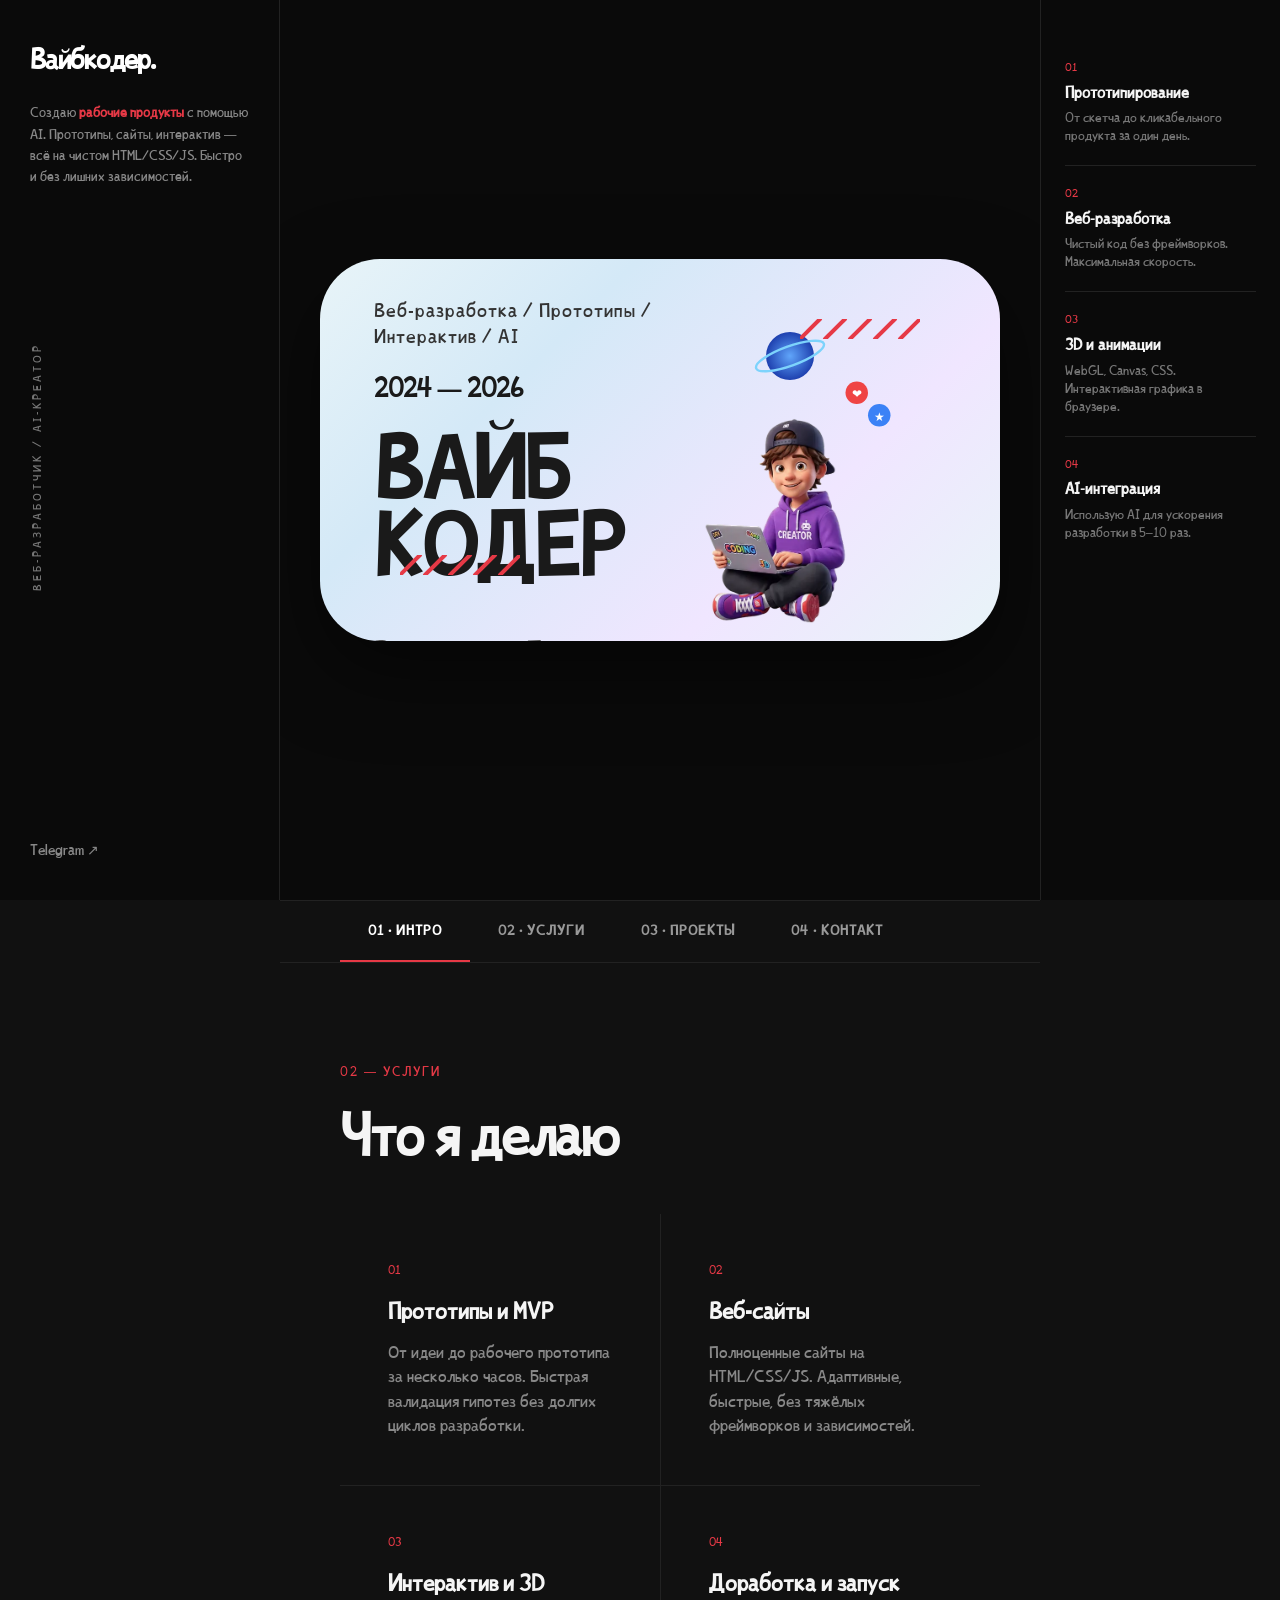
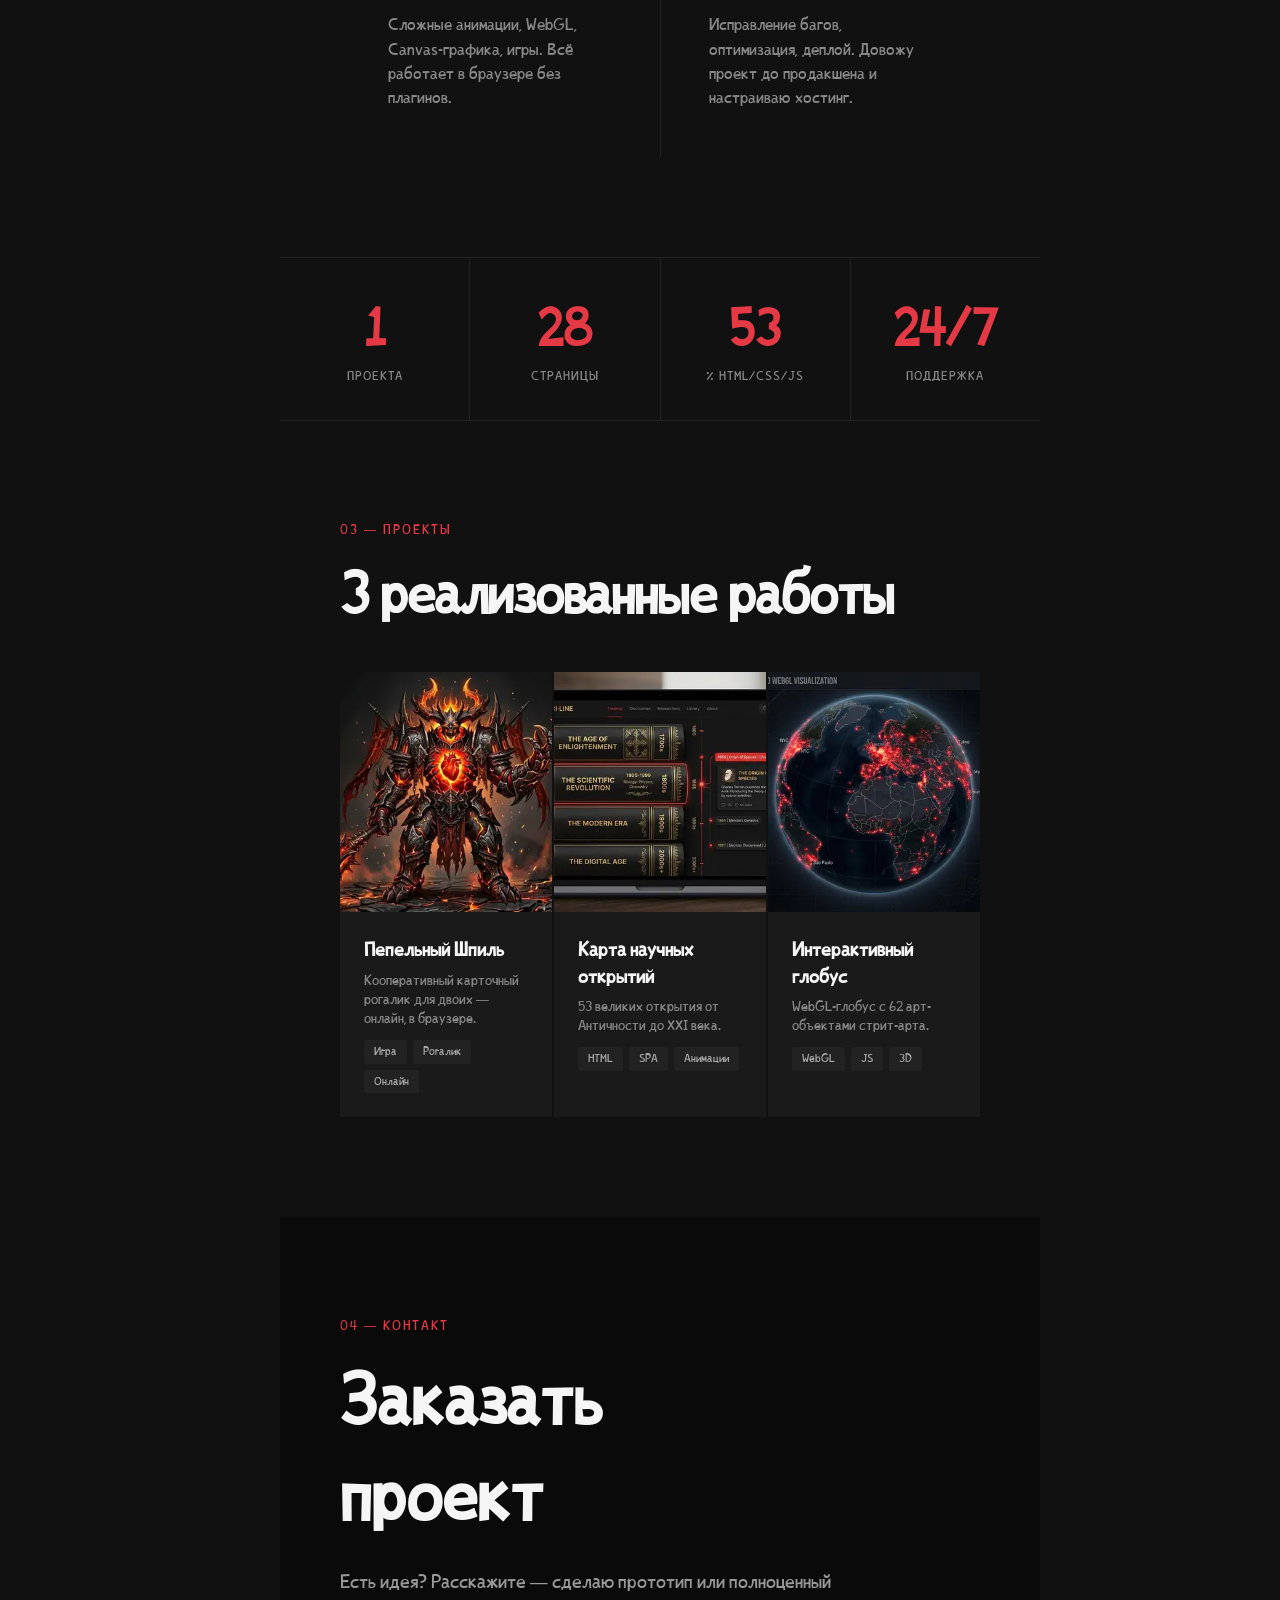
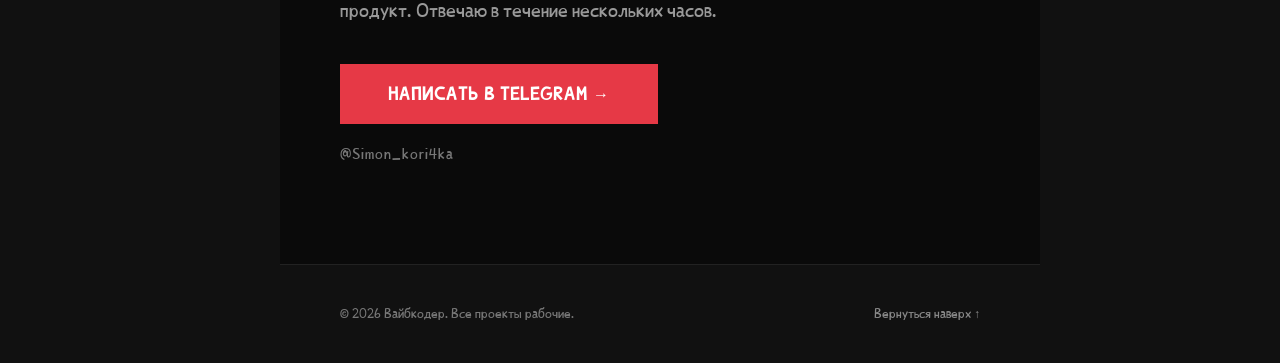
<file: index.html>
<!DOCTYPE html>
<html lang="ru">
<head>
<meta charset="UTF-8">
<meta name="viewport" content="width=device-width, initial-scale=1.0">
<title>Вайбкодер — Портфолио</title>
<meta name="description" content="Вайбкодер — веб-разработка с AI: прототипы, сайты, интерактив и 3D на чистом HTML/CSS/JS. 3 реализованных проекта.">
<meta property="og:title" content="Вайбкодер — Портфолио">
<meta property="og:description" content="Веб-разработка с AI: прототипы, сайты, интерактив и 3D. 3 реализованных проекта на чистом HTML/CSS/JS.">
<meta property="og:type" content="website">
<meta property="og:locale" content="ru_RU">
<meta name="theme-color" content="#0a0a0a">
<link rel="icon" href="data:image/svg+xml,%3Csvg xmlns='http://www.w3.org/2000/svg' viewBox='0 0 64 64'%3E%3Crect width='64' height='64' rx='14' fill='%230a0a0a'/%3E%3Ctext x='32' y='45' font-size='38' text-anchor='middle' fill='%23e63946' font-family='Arial' font-weight='900'%3EВ%3C/text%3E%3C/svg%3E">
<style>
@font-face {
  font-family: 'Crazy';
  src: url('[data-uri]') format('woff2');
  font-weight: 400;
  font-style: normal;
}

*{margin:0;padding:0;box-sizing:border-box}
html{scroll-behavior:smooth}
:root{--accent:#e63946;--accent-hover:#ff4d6d}
body{font-family:'Crazy',sans-serif;background:#111;color:#f5f5f5;overflow-x:hidden;line-height:1.5}

.layout{display:flex;min-height:100vh}

.sidebar{width:280px;position:fixed;top:0;left:0;height:100vh;background:#0a0a0a;border-right:1px solid #222;padding:40px 30px;display:flex;flex-direction:column;z-index:100}
.sidebar .logo{font-size:1.6rem;font-weight:900;color:#fff;margin-bottom:24px;letter-spacing:-1px}
.sidebar .about-text{font-size:.78rem;color:#888;line-height:1.7;margin-bottom:32px}
.sidebar .about-text span{color:var(--accent);font-weight:700}
.v-label{writing-mode:vertical-rl;transform:rotate(180deg);font-size:.65rem;color:#777;letter-spacing:3px;text-transform:uppercase;margin:auto 0}
.social{display:flex;flex-direction:column;gap:14px;margin-top:auto}
.social a{color:#888;text-decoration:none;font-size:.85rem;transition:color .2s}
.social a:hover{color:var(--accent)}

.main{flex:1;margin-left:280px;margin-right:240px}

.hero{min-height:100vh;display:flex;align-items:center;justify-content:center;padding:40px;position:relative;overflow:hidden;background:#0a0a0a}
.hero-card{position:relative;width:100%;max-width:1200px;aspect-ratio:16/9;background:linear-gradient(135deg,#e8f4f8 0%,#d4e9f7 30%,#f0e6ff 70%,#e8f4f8 100%);border-radius:60px;box-shadow:0 30px 80px rgba(0,0,0,0.5);overflow:hidden}
.hero-content{position:absolute;top:10%;left:8%;z-index:10;max-width:50%}
.hero-meta{font-size:1.1rem;color:#333;margin-bottom:20px;letter-spacing:1px}
.hero-year{font-size:1.5rem;font-weight:700;color:#1a1a1a;margin-bottom:24px}
.hero-title{font-size:clamp(3rem,6vw,5.5rem);font-weight:900;color:#1a1a1a;line-height:1;margin-bottom:16px;position:relative;display:inline-block}
.hero-subtitle{font-size:1.8rem;color:#555;letter-spacing:20px;text-transform:uppercase;font-weight:300;margin-top:32px}
.hero-character{position:absolute;right:2%;bottom:2%;width:62%;z-index:5}
.hero-character svg{width:100%;height:auto;filter:drop-shadow(0 20px 40px rgba(0,0,0,0.3))}
.floating-element{position:absolute;z-index:8;animation:float 6s ease-in-out infinite}
.floating-element.icons{animation-delay:-3s}
@keyframes float{0%,100%{transform:translateY(0) rotate(0deg)}50%{transform:translateY(-20px) rotate(5deg)}}
.planet{top:15%;right:25%;width:80px}

.icons{top:30%;right:15%;width:60px}
.slash-marks{position:absolute;z-index:15;color:var(--accent)}
.slash-tl{top:60px;right:80px}
.slash-bl{bottom:60px;left:80px}
.slash-marks svg{width:120px;height:20px}
.cta-btn{padding:18px 48px;background:var(--accent);color:#fff;font-weight:700;font-size:1rem;text-decoration:none;display:inline-block;border:none;cursor:pointer;font-family:inherit;letter-spacing:1px;text-transform:uppercase;transition:background .2s}
.cta-btn:hover{background:var(--accent-hover)}

.nav-bar{display:flex;border-top:1px solid #222;border-bottom:1px solid #222;padding:0 60px}
.nav-bar a{padding:20px 28px;font-size:.8rem;font-weight:700;color:#999;text-decoration:none;letter-spacing:1px;text-transform:uppercase;white-space:nowrap;transition:color .2s;border-bottom:2px solid transparent}
.nav-bar a.active,.nav-bar a:hover{color:#fff;border-bottom-color:var(--accent)}

.section{padding:100px 60px;min-height:60vh}
.section-num{font-size:.75rem;color:var(--accent);letter-spacing:2px;text-transform:uppercase;margin-bottom:16px}
.section h2{font-size:clamp(2rem,4vw,3.2rem);font-weight:900;margin-bottom:40px;letter-spacing:-1px}

.svc-grid{display:grid;grid-template-columns:repeat(2,1fr);gap:1px;background:#222}
.svc-item{background:#111;padding:48px;transition:background .3s}
.svc-item:hover{background:#1a1a1a}
.svc-num{font-size:.7rem;color:var(--accent);margin-bottom:16px}
.svc-item h3{font-size:1.3rem;font-weight:900;margin-bottom:14px}
.svc-item p{font-size:.95rem;color:#888;line-height:1.6}

.proj-grid{display:grid;grid-template-columns:repeat(3,1fr);gap:2px}
.proj-card{position:relative;display:block;background:#1a1a1a;overflow:hidden;cursor:pointer;color:inherit;text-decoration:none}
.proj-card img{width:100%;height:240px;object-fit:cover;display:block;transition:transform .4s}
.proj-card:hover img{transform:scale(1.05)}
.proj-card .info{padding:24px}
.proj-card h3{font-size:1.1rem;font-weight:900;margin-bottom:8px}
.proj-card p{font-size:.8rem;color:#888;line-height:1.5;margin-bottom:12px}
.proj-card .tags{display:flex;gap:6px;flex-wrap:wrap}
.proj-card .tags span{font-size:.65rem;padding:4px 10px;background:#222;color:#aaa;border-radius:2px}
.proj-card .arrow{position:absolute;top:20px;right:20px;width:36px;height:36px;background:var(--accent);display:grid;place-items:center;color:#fff;font-size:1.1rem;opacity:0;transition:opacity .3s}
.proj-card:hover .arrow{opacity:1}

.right-panel{width:240px;position:fixed;top:0;right:0;height:100vh;background:#0a0a0a;border-left:1px solid #222;padding:40px 24px;display:flex;flex-direction:column}
.rp-item{padding:20px 0;border-bottom:1px solid #222}
.rp-item:last-child{border-bottom:none}
.rp-item .rp-num{font-size:.65rem;color:var(--accent);margin-bottom:6px}
.rp-item h4{font-size:.9rem;font-weight:700;margin-bottom:6px}
.rp-item p{font-size:.75rem;color:#777;line-height:1.5}

.stats{display:flex;border-top:1px solid #222;border-bottom:1px solid #222}
.stat{flex:1;padding:36px;text-align:center;border-right:1px solid #222}
.stat:last-child{border-right:none}
.stat .num{font-size:2.8rem;font-weight:900;color:var(--accent)}
.stat .lbl{font-size:.7rem;color:#888;text-transform:uppercase;letter-spacing:1px;margin-top:6px}

.contact-sec{padding:100px 60px;background:#0a0a0a}
.contact-sec h2{font-size:clamp(2.5rem,5vw,4rem);font-weight:900;margin-bottom:24px}
.contact-sec p{font-size:1.1rem;color:#999;max-width:500px;margin-bottom:40px;line-height:1.6}

footer{padding:40px 60px;border-top:1px solid #222;display:flex;justify-content:space-between;align-items:center}
footer .copy{font-size:.75rem;color:#777}
footer .back-top{font-size:.75rem;color:#888;text-decoration:none;cursor:pointer}
footer .back-top:hover{color:var(--accent)}

@media(max-width:1200px){
  .right-panel{display:none}
  .main{margin-right:0}
}
.mobile-bar{display:none}
@media(max-width:900px){
  .hero-subtitle{letter-spacing:8px;font-size:1.1rem}
  .sidebar{display:none}
  .main{margin-left:0}
  .mobile-bar{display:flex;justify-content:space-between;align-items:center;position:sticky;top:0;z-index:200;background:#0a0a0a;border-bottom:1px solid #222;padding:14px 24px}
  .mobile-bar .mb-logo{font-weight:900;color:#fff;letter-spacing:-1px}
  .mobile-bar .mb-tg{background:var(--accent);color:#fff;text-decoration:none;font-size:.7rem;font-weight:700;letter-spacing:1px;text-transform:uppercase;padding:10px 16px;transition:background .2s}
  .mobile-bar .mb-tg:hover{background:var(--accent-hover)}
  .hero{padding:40px 24px 0}
  .nav-bar{padding:0 24px;overflow-x:auto}
  .section{padding:60px 24px}
  .svc-grid{grid-template-columns:1fr}
  .proj-grid{grid-template-columns:1fr 1fr}
  .contact-sec{padding:60px 24px}
  footer{padding:30px 24px;flex-direction:column;gap:12px;text-align:center}
}
@media(max-width:600px){
  .proj-grid{grid-template-columns:1fr}
  .stats{flex-direction:column}
  .stat{border-right:none;border-bottom:1px solid #222}
  .hero-card{border-radius:28px}
  .hero-subtitle{letter-spacing:4px;font-size:.85rem;margin-top:20px}
  .hero-card{aspect-ratio:3/4}
  .hero-content{top:7%;left:7%;max-width:56%}
  .hero-meta{font-size:.75rem;margin-bottom:12px}
  .hero-year{font-size:1.05rem;margin-bottom:16px}
  .hero-title{font-size:2.4rem}
  .hero-character{width:66%}
  .section{padding:44px 18px}
  .nav-bar{padding:0 18px}
}
:focus-visible{outline:2px solid var(--accent);outline-offset:3px}
.contact-handle{margin-top:20px;font-size:.85rem;color:#777;letter-spacing:1px}
@media (prefers-reduced-motion:reduce){
  html{scroll-behavior:auto}
  .floating-element{animation:none}
  .proj-card img{transition:none}
}

</style>
</head>
<body>

<div class="layout">
  <aside class="sidebar">
    <div class="logo" id="logo"></div>
    <p class="about-text" id="about"></p>
    <div class="v-label" id="vlabel"></div>
    <div class="social" id="social"></div>
  </aside>

  <div class="main">
    <div class="mobile-bar">
      <div class="mb-logo" id="mbLogo"></div>
      <a class="mb-tg" id="mbTg" href="#" target="_blank" rel="noopener">Telegram</a>
    </div>

    <section class="hero" id="top">
      <div class="hero-card">
        <div class="slash-marks slash-tl">
          <svg viewBox="0 0 120 20"><line x1="0" y1="20" x2="20" y2="0" stroke="currentColor" stroke-width="4" stroke-linecap="round"/><line x1="25" y1="20" x2="45" y2="0" stroke="currentColor" stroke-width="4" stroke-linecap="round"/><line x1="50" y1="20" x2="70" y2="0" stroke="currentColor" stroke-width="4" stroke-linecap="round"/><line x1="75" y1="20" x2="95" y2="0" stroke="currentColor" stroke-width="4" stroke-linecap="round"/><line x1="100" y1="20" x2="120" y2="0" stroke="currentColor" stroke-width="4" stroke-linecap="round"/></svg>
        </div>
        <div class="slash-marks slash-bl">
          <svg viewBox="0 0 120 20"><line x1="0" y1="20" x2="20" y2="0" stroke="currentColor" stroke-width="4" stroke-linecap="round"/><line x1="25" y1="20" x2="45" y2="0" stroke="currentColor" stroke-width="4" stroke-linecap="round"/><line x1="50" y1="20" x2="70" y2="0" stroke="currentColor" stroke-width="4" stroke-linecap="round"/><line x1="75" y1="20" x2="95" y2="0" stroke="currentColor" stroke-width="4" stroke-linecap="round"/><line x1="100" y1="20" x2="120" y2="0" stroke="currentColor" stroke-width="4" stroke-linecap="round"/></svg>
        </div>
        <div class="hero-content">
          <div class="hero-meta" id="heroMeta"></div>
          <div class="hero-year" id="heroYear"></div>
          <h1 class="hero-title" id="heroTitle"></h1>
          <div class="hero-subtitle" id="heroSubtitle"></div>
        </div>
        <div class="floating-element planet">
          <svg viewBox="0 0 100 100"><ellipse cx="50" cy="50" rx="30" ry="30" fill="url(#planetGrad)"/><ellipse cx="50" cy="50" rx="45" ry="12" fill="none" stroke="#7dd3fc" stroke-width="3" transform="rotate(-20 50 50)"/><defs><radialGradient id="planetGrad"><stop offset="0%" stop-color="#60a5fa"/><stop offset="100%" stop-color="#1e40af"/></radialGradient></defs></svg>
        </div>
        
        <div class="floating-element icons">
          <svg viewBox="0 0 80 80"><circle cx="25" cy="25" r="15" fill="#ef4444"/><text x="25" y="32" text-anchor="middle" fill="#fff" font-size="16">❤</text><circle cx="55" cy="55" r="15" fill="#3b82f6"/><text x="55" y="62" text-anchor="middle" fill="#fff" font-size="16">★</text></svg>
        </div>
        <div class="hero-character">
          <img id="heroImg" alt="3D персонаж" style="width:100%;height:auto;display:block">
        </div>
      </div>
    </section>

    <nav class="nav-bar" id="navBar"></nav>

    <section class="section" id="services">
      <div class="section-num" id="svcNum"></div>
      <h2 id="svcTitle"></h2>
      <div class="svc-grid" id="svcGrid"></div>
    </section>

    <div class="stats" id="stats"></div>

    <section class="section" id="projects">
      <div class="section-num" id="projNum"></div>
      <h2 id="projTitle"></h2>
      <div class="proj-grid" id="projGrid"></div>
    </section>

    <section class="contact-sec" id="contact">
      <div class="section-num" id="contactNum"></div>
      <h2 id="contactTitle"></h2>
      <p id="contactText"></p>
      <a href="#" target="_blank" rel="noopener" class="cta-btn" id="contactBtn"></a>
      <div class="contact-handle" id="contactHandle"></div>
    </section>

    <footer>
      <div class="copy" id="copy"></div>
      <a class="back-top" id="backTop" href="#top"></a>
    </footer>
  </div>

  <aside class="right-panel" id="rightPanel"></aside>
</div>

<script id="site-data" type="application/json">{
  "accent": "#e63946",
  "general": {
    "title": "Вайбкодер — Портфолио",
    "description": "Вайбкодер — веб-разработка с AI: прототипы, сайты, интерактив и 3D на чистом HTML/CSS/JS. 3 реализованных проекта.",
    "logo": "Вайбкодер.",
    "aboutHtml": "Создаю <span>рабочие продукты</span> с помощью AI. Прототипы, сайты, интерактив — всё на чистом HTML/CSS/JS. Быстро и без лишних зависимостей.",
    "vlabel": "ВЕБ-РАЗРАБОТЧИК / AI-КРЕАТОР",
    "telegram": "https://t.me/Simon_kori4ka",
    "handle": "@Simon_kori4ka"
  },
  "hero": {
    "meta": "Веб-разработка / Прототипы / Интерактив / AI",
    "year": "2024 — 2026",
    "titleHtml": "ВАЙБ<br>КОДЕР",
    "subtitle": "PORTFOLIO",
    "characterImg": "[data-uri]"
  },
  "nav": [
    {
      "label": "01 · Интро",
      "href": "#top",
      "active": true
    },
    {
      "label": "02 · Услуги",
      "href": "#services"
    },
    {
      "label": "03 · Проекты",
      "href": "#projects"
    },
    {
      "label": "04 · Контакт",
      "href": "#contact"
    }
  ],
  "services": {
    "num": "02 — Услуги",
    "title": "Что я делаю",
    "items": [
      {
        "num": "01",
        "title": "Прототипы и MVP",
        "text": "От идеи до рабочего прототипа за несколько часов. Быстрая валидация гипотез без долгих циклов разработки."
      },
      {
        "num": "02",
        "title": "Веб-сайты",
        "text": "Полноценные сайты на HTML/CSS/JS. Адаптивные, быстрые, без тяжёлых фреймворков и зависимостей."
      },
      {
        "num": "03",
        "title": "Интерактив и 3D",
        "text": "Сложные анимации, WebGL, Canvas-графика, игры. Всё работает в браузере без плагинов."
      },
      {
        "num": "04",
        "title": "Доработка и запуск",
        "text": "Исправление багов, оптимизация, деплой. Довожу проект до продакшена и настраиваю хостинг."
      }
    ]
  },
  "stats": [
    {
      "value": "3",
      "label": "Проекта"
    },
    {
      "value": "53",
      "label": "Страницы"
    },
    {
      "value": "100",
      "label": "% HTML/CSS/JS"
    },
    {
      "value": "24/7",
      "label": "Поддержка"
    }
  ],
  "projects": {
    "num": "03 — Проекты",
    "title": "3 реализованные работы",
    "items": [
      {
        "name": "Пепельный Шпиль",
        "desc": "Кооперативный карточный рогалик для двоих — онлайн, в браузере.",
        "tags": [
          "Игра",
          "Рогалик",
          "Онлайн"
        ],
        "url": "game/",
        "img": "[data-uri]"
      },
      {
        "name": "Карта научных открытий",
        "desc": "53 великих открытия от Античности до XXI века.",
        "tags": [
          "HTML",
          "SPA",
          "Анимации"
        ],
        "url": "discoveries.html",
        "img": "[data-uri]"
      },
      {
        "name": "Интерактивный глобус",
        "desc": "WebGL-глобус с 62 арт-объектами стрит-арта.",
        "tags": [
          "WebGL",
          "JS",
          "3D"
        ],
        "url": "globe.html",
        "img": "[data-uri]"
      }
    ]
  },
  "panel": [
    {
      "num": "01",
      "title": "Прототипирование",
      "text": "От скетча до кликабельного продукта за один день."
    },
    {
      "num": "02",
      "title": "Веб-разработка",
      "text": "Чистый код без фреймворков. Максимальная скорость."
    },
    {
      "num": "03",
      "title": "3D и анимации",
      "text": "WebGL, Canvas, CSS. Интерактивная графика в браузере."
    },
    {
      "num": "04",
      "title": "AI-интеграция",
      "text": "Использую AI для ускорения разработки в 5–10 раз."
    }
  ],
  "contact": {
    "num": "04 — Контакт",
    "title": "Заказать<br>проект",
    "text": "Есть идея? Расскажите — сделаю прототип или полноценный продукт. Отвечаю в течение нескольких часов.",
    "btn": "Написать в Telegram →"
  },
  "footer": {
    "copy": "© 2026 Вайбкодер. Все проекты рабочие.",
    "top": "Вернуться наверх ↑"
  }
}</script>

<script>
(function(){
  'use strict';
  var SITE;
  try{ SITE = JSON.parse(document.getElementById('site-data').textContent); }
  catch(e){ console.error('Ошибка данных сайта:', e); return; }

  function el(id){ return document.getElementById(id); }
  function esc(s){ return String(s==null?'':s).replace(/[&<>"']/g,function(c){return {'&':'&amp;','<':'&lt;','>':'&gt;','"':'&quot;',"'":'&#39;'}[c];}); }

  /* Акцентный цвет */
  var accent=(SITE.accent||'#e63946').trim();
  function toWhite(hex,k){
    var m=hex.replace('#','');
    if(!/^([0-9a-fA-F]{3}|[0-9a-fA-F]{6})$/.test(m)) return hex;
    if(m.length===3) m=m.charAt(0)+m.charAt(0)+m.charAt(1)+m.charAt(1)+m.charAt(2)+m.charAt(2);
    var r=parseInt(m.substr(0,2),16),g=parseInt(m.substr(2,2),16),b=parseInt(m.substr(4,2),16);
    r=Math.round(r+(255-r)*k); g=Math.round(g+(255-g)*k); b=Math.round(b+(255-b)*k);
    return '#'+((1<<24)+(r<<16)+(g<<8)+b).toString(16).slice(1);
  }
  document.documentElement.style.setProperty('--accent',accent);
  document.documentElement.style.setProperty('--accent-hover',toWhite(accent,0.22));

  var fav=document.querySelector('link[rel="icon"]');
  if(fav){
    var letter=esc(((SITE.general.logo||'В').trim().charAt(0))||'В');
    var fsvg='<svg xmlns="http://www.w3.org/2000/svg" viewBox="0 0 64 64"><rect width="64" height="64" rx="14" fill="#0a0a0a"/><text x="32" y="45" font-size="38" text-anchor="middle" fill="'+accent+'" font-family="Arial" font-weight="900">'+letter+'</text></svg>';
    fav.setAttribute('href','data:image/svg+xml,'+encodeURIComponent(fsvg));
  }

  /* Общее */
  if(SITE.general.title) document.title=SITE.general.title;
  var md=document.querySelector('meta[name="description"]');
  if(md&&SITE.general.description) md.setAttribute('content',SITE.general.description);
  el('logo').textContent=SITE.general.logo||'';
  el('mbLogo').textContent=SITE.general.logo||'';
  el('about').innerHTML=SITE.general.aboutHtml||'';
  el('vlabel').textContent=SITE.general.vlabel||'';
  var tg=SITE.general.telegram||'';
  var social=el('social'); social.innerHTML='';
  if(tg){
    var sa=document.createElement('a');
    sa.href=tg; sa.target='_blank'; sa.rel='noopener'; sa.textContent='Telegram ↗';
    social.appendChild(sa);
  }
  var mbt=el('mbTg');
  if(tg){ mbt.href=tg; mbt.style.display=''; } else { mbt.style.display='none'; }

  /* Hero */
  el('heroMeta').textContent=SITE.hero.meta||'';
  el('heroYear').textContent=SITE.hero.year||'';
  el('heroTitle').innerHTML=SITE.hero.titleHtml||'';
  el('heroSubtitle').textContent=SITE.hero.subtitle||'';
  var hi=el('heroImg');
  if(SITE.hero.characterImg){ hi.src=SITE.hero.characterImg; hi.parentNode.style.display=''; }
  else{ hi.parentNode.style.display='none'; }

  /* Навигация */
  var nb=el('navBar'); nb.innerHTML='';
  (SITE.nav||[]).forEach(function(n){
    var a=document.createElement('a');
    a.href=n.href||'#'; a.textContent=n.label||'';
    if(n.active) a.className='active';
    nb.appendChild(a);
  });

  /* Услуги */
  el('svcNum').textContent=SITE.services.num||'';
  el('svcTitle').textContent=SITE.services.title||'';
  var sg=el('svcGrid'); sg.innerHTML='';
  (SITE.services.items||[]).forEach(function(s){
    var d=document.createElement('div'); d.className='svc-item';
    d.innerHTML='<div class="svc-num">'+esc(s.num)+'</div><h3>'+esc(s.title)+'</h3><p>'+esc(s.text)+'</p>';
    sg.appendChild(d);
  });

  /* Статы */
  var st=el('stats'); st.innerHTML='';
  (SITE.stats||[]).forEach(function(s){
    var d=document.createElement('div'); d.className='stat';
    var num=document.createElement('div'); num.className='num';
    if(/^\d+$/.test(String(s.value))){ num.setAttribute('data-count',String(s.value)); num.textContent='0'; }
    else{ num.textContent=s.value; }
    var lbl=document.createElement('div'); lbl.className='lbl'; lbl.textContent=s.label||'';
    d.appendChild(num); d.appendChild(lbl); st.appendChild(d);
  });

  /* Проекты */
  el('projNum').textContent=SITE.projects.num||'';
  el('projTitle').textContent=SITE.projects.title||'';
  var grid=el('projGrid'); grid.innerHTML='';
  (SITE.projects.items||[]).forEach(function(pr){
    var card=document.createElement('a'); card.className='proj-card';
    card.href=pr.url||'#'; card.target='_blank'; card.rel='noopener';
    var tags=(pr.tags||[]).map(function(t){ return '<span>'+esc(t)+'</span>'; }).join('');
    card.innerHTML='<div class="arrow">→</div>'+(pr.img?'<img src="'+esc(pr.img)+'" alt="'+esc(pr.name)+'">':'')+
      '<div class="info"><h3>'+esc(pr.name)+'</h3><p>'+esc(pr.desc)+'</p><div class="tags">'+tags+'</div></div>';
    grid.appendChild(card);
  });

  /* Правая панель */
  var rp=el('rightPanel'); rp.innerHTML='';
  (SITE.panel||[]).forEach(function(x){
    var d=document.createElement('div'); d.className='rp-item';
    d.innerHTML='<div class="rp-num">'+esc(x.num)+'</div><h4>'+esc(x.title)+'</h4><p>'+esc(x.text)+'</p>';
    rp.appendChild(d);
  });

  /* Контакты */
  el('contactNum').textContent=SITE.contact.num||'';
  el('contactTitle').innerHTML=SITE.contact.title||'';
  el('contactText').textContent=SITE.contact.text||'';
  var cb=el('contactBtn');
  cb.textContent=SITE.contact.btn||'Написать';
  if(tg){ cb.href=tg; cb.style.display=''; } else { cb.style.display='none'; }
  el('contactHandle').textContent=SITE.general.handle||'';

  /* Футер */
  el('copy').textContent=SITE.footer.copy||'';
  var bt=el('backTop'); bt.textContent=SITE.footer.top||'Наверх ↑'; bt.href='#top';

  /* Счётчики */
  var counters=document.querySelectorAll('[data-count]');
  var obs=new IntersectionObserver(function(entries){
    entries.forEach(function(entry){
      if(entry.isIntersecting){
        var e2=entry.target, target=+e2.dataset.count, count=0, step=target/30;
        var t=setInterval(function(){
          count+=step;
          if(count>=target){ e2.textContent=target; clearInterval(t); }
          else{ e2.textContent=Math.floor(count); }
        },40);
        obs.unobserve(e2);
      }
    });
  },{threshold:0.5});
  counters.forEach(function(c){ obs.observe(c); });

  /* Подсветка разделов в навигации */
  var sections=document.querySelectorAll('.section, .hero, .contact-sec');
  var navLinks=document.querySelectorAll('.nav-bar a');
  window.addEventListener('scroll',function(){
    var cur='';
    sections.forEach(function(s){ if(window.scrollY>=s.offsetTop-200) cur=s.id||'top'; });
    navLinks.forEach(function(a){
      a.classList.remove('active');
      if(a.getAttribute('href')==='#'+cur) a.classList.add('active');
    });
  });
})();
</script>

</body>
</html>
</file>
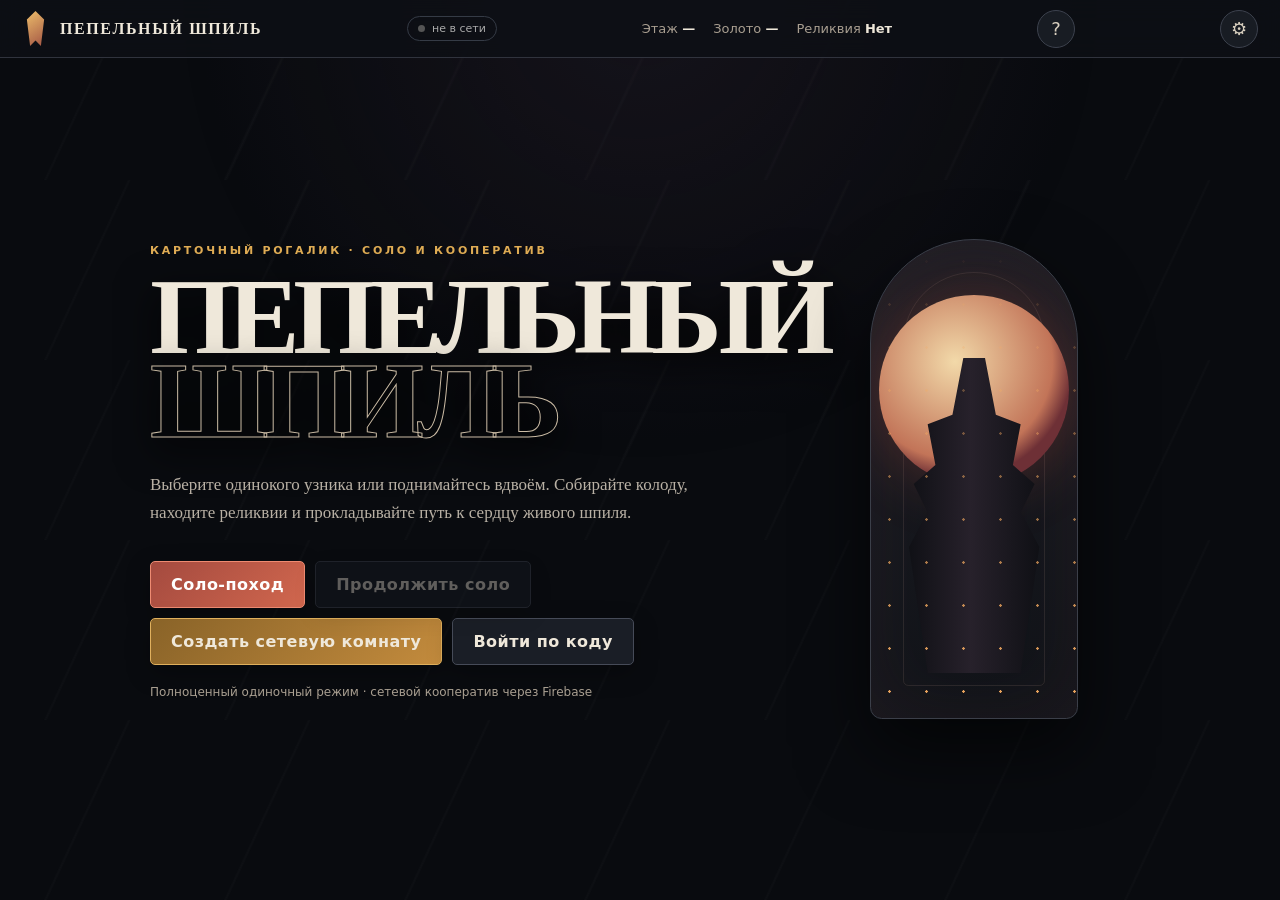
<file: game/index.html>
<!doctype html>
<html lang="ru">
<head>
<meta charset="utf-8" />
<meta name="viewport" content="width=device-width,initial-scale=1" />
<title>Пепельный Шпиль — кооперативный карточный рогалик</title>
<link rel="stylesheet" href="styles/main.css">
</head>
<body><div id="app">
<header class="topbar"><div class="brand"><i class="brandmark"></i> ПЕПЕЛЬНЫЙ ШПИЛЬ</div><div id="netBadge" class="net-badge"><i class="net-dot"></i><span>не в сети</span></div><div class="resources"><span>Этаж <b id="floorUI">—</b></span><span>Золото <b id="goldUI">—</b></span><span>Реликвия <b id="relicUI">Нет</b></span></div><button class="settings-toggle" onclick="showGlossary()" title="Справочник">?</button><button class="settings-toggle" onclick="openSettings()" title="Настройки">⚙</button></header>
<section id="menu" class="screen">
 <div class="menu-wrap"><div><div class="eyebrow">карточный рогалик · соло и кооператив</div><h1 class="title">ПЕПЕЛЬНЫЙ <span>ШПИЛЬ</span></h1><p class="lead">Выберите одинокого узника или поднимайтесь вдвоём. Собирайте колоду, находите реликвии и прокладывайте путь к сердцу живого шпиля.</p><div class="network-actions"><button class="btn primary" onclick="soloSelect()">Соло-поход</button><button id="continueBtn" class="btn" onclick="continueRun()">Продолжить соло</button><button class="btn gold" onclick="createOnlineRoom()">Создать сетевую комнату</button><button class="btn" onclick="joinOnlineRoom()">Войти по коду</button></div><p class="small" style="margin-top:18px">Полноценный одиночный режим · сетевой кооператив через Firebase</p></div><div class="rune-card"><div class="moon"></div><div class="tower"></div><div class="embers"></div></div></div>
</section>
<section id="mapScreen" class="screen hidden"><div class="run-grid">
 <aside class="side-panel"><div class="eyebrow">Ваш отряд</div><div id="partyMini"></div><button class="btn deck-btn gold" onclick="showSkillTree()">✦ Созвездие навыков</button><button class="btn deck-btn" onclick="showDeck()">Посмотреть колоды</button><button class="btn deck-btn" onclick="saveRun();toast('Забег сохранён')">Сохранить</button><button class="btn deck-btn" onclick="leaveToMenu()">В главное меню</button><div class="rule"></div><button class="btn deck-btn" onclick="restartRun()">Новый забег</button></aside>
 <main class="map-panel"><div class="map-title">Путь сквозь пепел</div><div class="map-sub">выберите доступный узел</div><div id="mapPath" class="map-path"></div></main>
 <aside class="side-panel"><div class="eyebrow">Знаки шпиля</div><div class="legend"><div><span>⚔</span> Бой</div><div><span>☠</span> Элита</div><div><span>?</span> Событие</div><div><span>♨</span> Привал</div><div><span>◆</span> Хранитель</div><div><span>🛒</span> Рынок</div></div><div class="rule"></div><p class="small"><b style="color:var(--gold)">Совет:</b> броня исчезает в начале нового раунда. Позиции, теги карт и общий Резонанс важнее чистого урона.</p></aside>
 </div></section>
<section id="battle" class="hidden"><div class="battle-top"><div class="round-tag" id="roundUI">Раунд 1</div><div><span id="battleName">Бой</span><span id="roomModUI" style="margin-left:10px"></span></div><div style="display:flex;gap:8px"><button class="btn" style="padding:6px 10px" onclick="showDeck()">Колоды</button><button class="btn" style="padding:6px 10px" onclick="leaveToMenu()">Меню</button></div></div><div class="arena"><div class="party" id="battleParty"></div><div class="intent"><div class="intent-box" id="intentUI">Намерение: 8 урона</div><button id="resonanceUI" class="resonance-btn" onclick="showTeamMoves()">Резонанс · 0/10</button></div><div class="enemy-side" id="enemyUI"></div></div><div class="log-shell"><div class="log-toolbar"><span>Журнал</span><button class="active" onclick="setLogFilter('all',this)">Все</button><button onclick="setLogFilter('damage',this)">Урон</button><button onclick="setLogFilter('status',this)">Эффекты</button><button onclick="setLogFilter('system',this)">Система</button></div><div id="combatLog" class="combat-log"></div></div><div class="hand-zone"><div class="turn-info"><div class="energy" id="energyUI">3</div><div class="energy-label">энергия</div><div class="active-player" id="activeUI">Игрок 1</div></div><div class="hand" id="handUI"></div><div><button class="end-turn" onclick="endPlayerTurn()">Завершить ход</button><div class="pile-buttons"><button class="pile-btn" onclick="showPile('draw')">Добор<b id="drawCount">0</b></button><button class="pile-btn discard" onclick="showPile('discard')">Сброс<b id="discardCount">0</b></button><button class="pile-btn exhaust" onclick="showPile('exhaust')">Пепел<b id="exhaustCount">0</b></button></div><div class="pile-info" id="pileUI"></div></div></div></section>
<div id="modalBack" class="modal-back hidden"><div id="modal" class="modal"></div></div>
</div>
<script src="scripts/cards.js"></script>
<script src="scripts/assets.js"></script>
<script src="scripts/card-art.generated.js"></script>
<script src="scripts/content.js"></script>
<script src="scripts/game.js"></script>
<script src="scripts/network.js"></script>
<script src="scripts/ui-audio.js"></script>
</body></html>
</file>
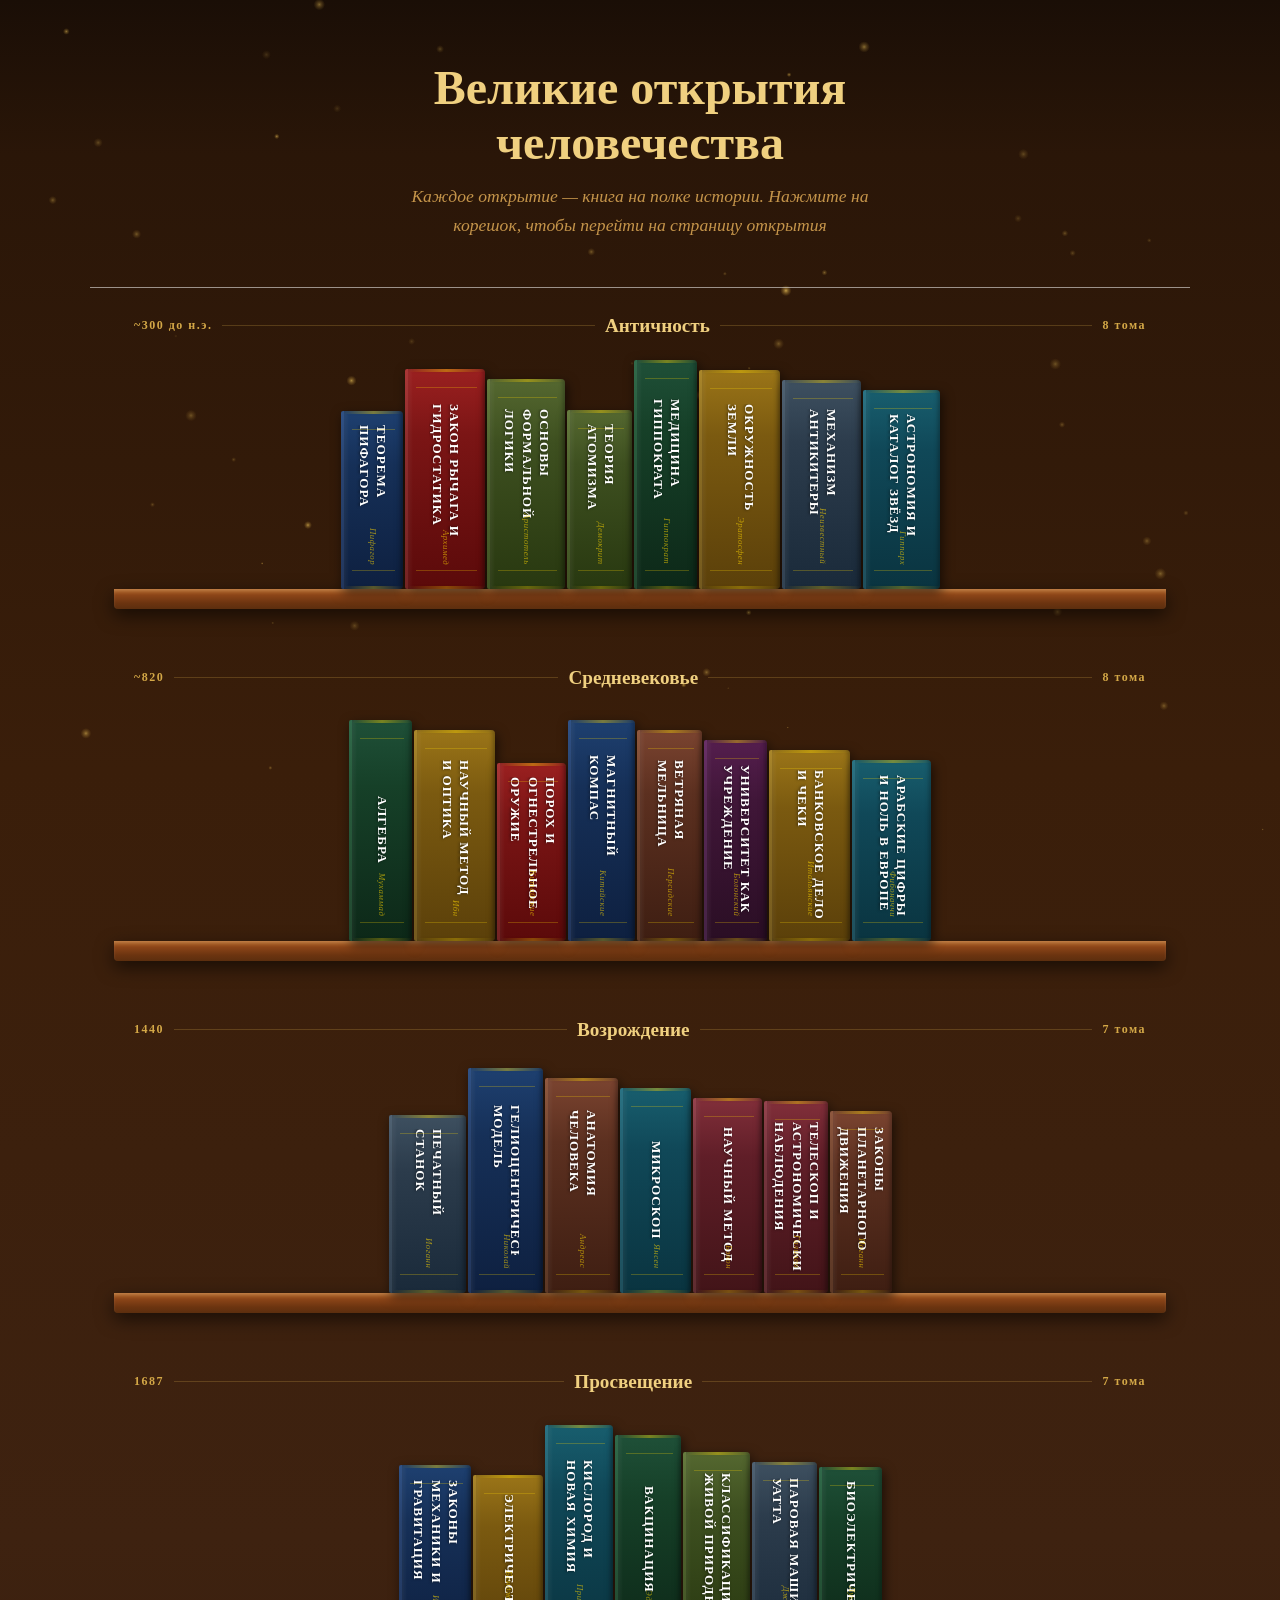
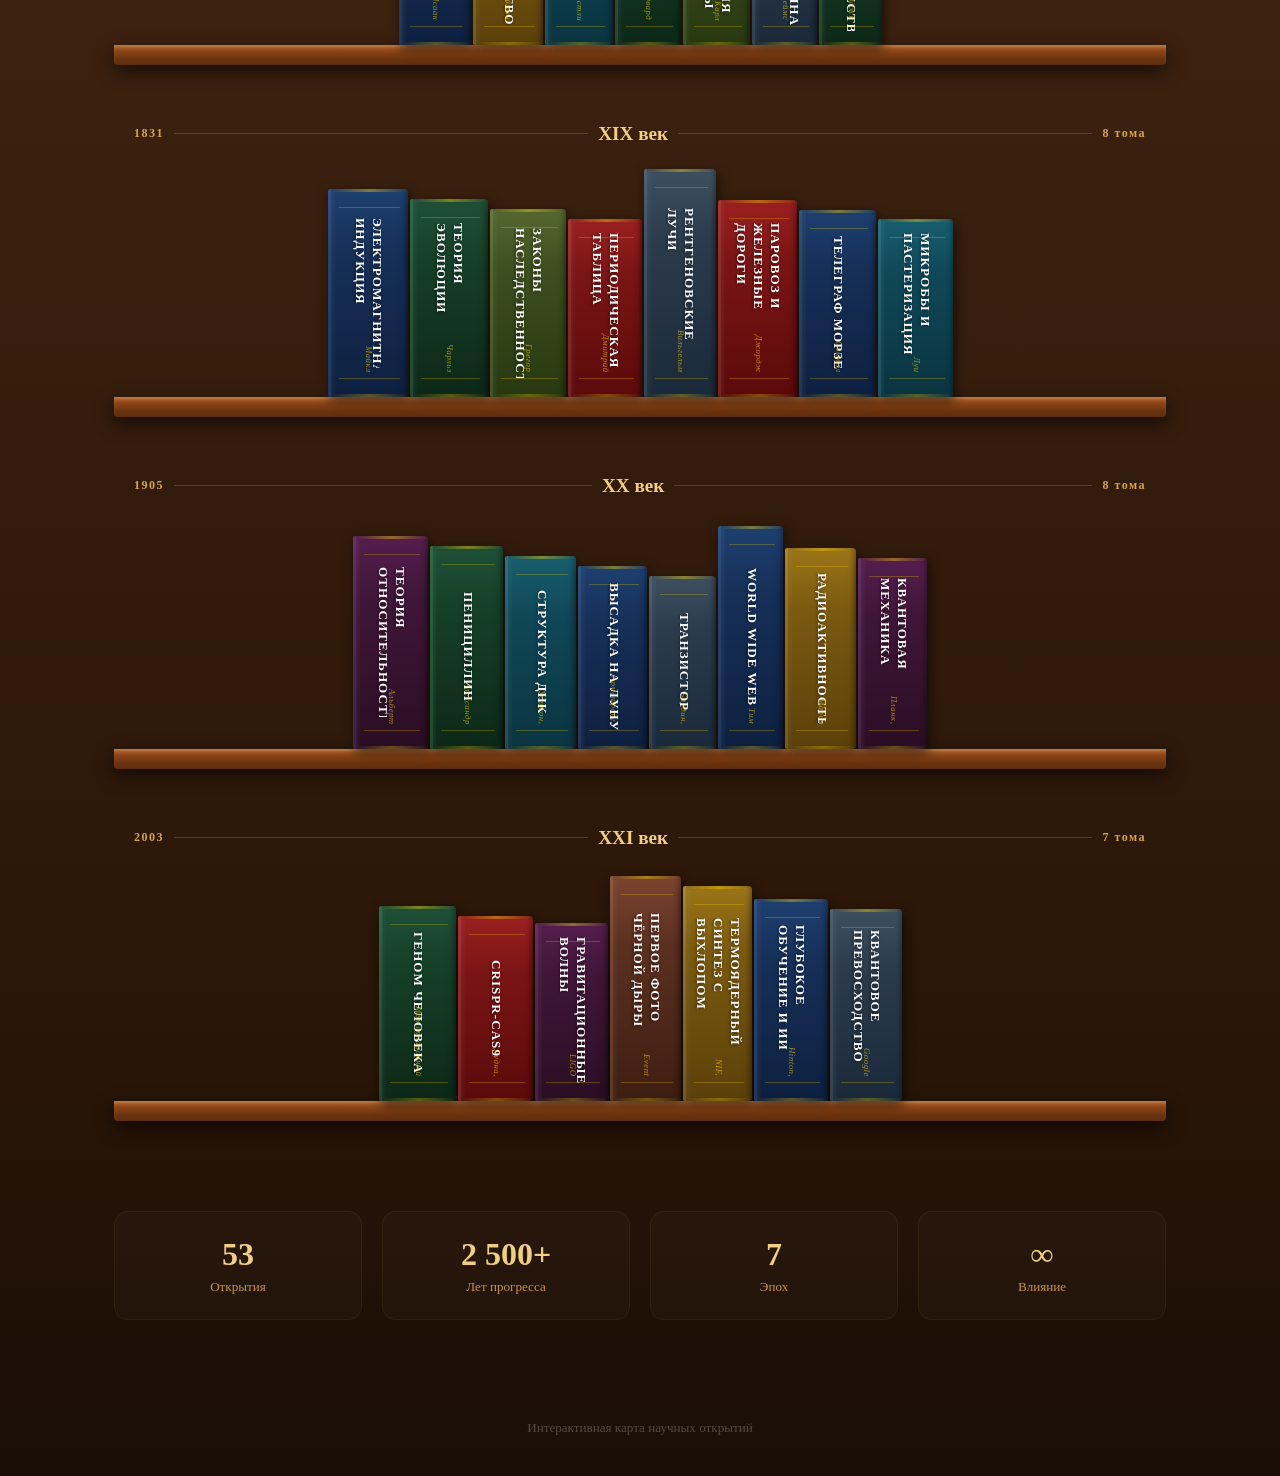
<file: discoveries.html>
<!DOCTYPE html>
<html lang="ru">
<head>
<meta charset="UTF-8">
<meta name="viewport" content="width=device-width, initial-scale=1.0">
<title>Великие открытия человечества</title>
<style>
*{margin:0;padding:0;box-sizing:border-box}
body{font-family:Georgia,'Times New Roman',serif;background:#1a0e06;color:#fff;min-height:100vh;overflow-x:hidden}
.lib{min-height:100vh;background:linear-gradient(180deg,#1a0e06,#2a1608 5%,#3a1e0a 25%,#3e2210 50%,#2a1608 85%,#1a0e06 100%)}

header{text-align:center;padding:60px 24px 20px;position:relative;z-index:1}
h1{font-size:clamp(2rem,5vw,3rem);color:#f0d080;margin-bottom:12px;line-height:1.15;cursor:pointer}
.sub{font-size:1.1rem;color:#c4944a;font-style:italic;max-width:520px;margin:0 auto 28px;line-height:1.6}

.shelves{max-width:1100px;margin:0 auto;padding:0 24px 40px;position:relative;z-index:1}
.shelf{margin-bottom:30px}
.slabel{display:flex;align-items:center;gap:10px;padding:28px 20px 12px}
.slabel .yr{font-size:.75rem;font-weight:700;color:#d4a847;letter-spacing:1.5px}
.slabel .ln{flex:1;height:1px;background:rgba(212,168,71,.25)}
.slabel .nm{font-size:1.2rem;font-weight:700;color:#f0d080}

.brow{display:flex;align-items:flex-end;padding:0 20px;min-height:240px;gap:2px;justify-content:center}
.bk{cursor:pointer;transition:all .35s cubic-bezier(.25,.8,.25,1);text-decoration:none;color:inherit;display:block;position:relative}
.bk:hover{transform:translateY(-16px) scale(1.03);z-index:10}
.spine{border-radius:2px 4px 4px 2px;padding:14px 8px;min-height:190px;width:72px;display:flex;flex-direction:column;align-items:center;justify-content:center;position:relative;overflow:hidden;box-shadow:2px 4px 12px rgba(0,0,0,.6),inset -2px 0 4px rgba(0,0,0,.3),inset 2px 0 4px rgba(255,255,255,.08)}
.spine::before{content:'';position:absolute;top:0;left:0;right:0;height:3px;background:linear-gradient(90deg,transparent,rgba(255,215,0,.4),transparent)}
.spine::after{content:'';position:absolute;bottom:0;left:0;right:0;height:3px;background:linear-gradient(90deg,transparent,rgba(255,215,0,.3),transparent)}
.spine .gold-line{position:absolute;left:8px;right:8px;height:1px;background:rgba(255,215,0,.25)}
.spine .gold-line.top{top:18px}
.spine .gold-line.bot{bottom:18px}
.btitle{font-size:.82rem;font-weight:700;color:#fff;writing-mode:vertical-rl;text-orientation:mixed;letter-spacing:1px;text-transform:uppercase;text-shadow:0 1px 3px rgba(0,0,0,.6);line-height:1.3;max-height:150px;overflow:hidden}
.bauthor{font-size:.55rem;color:rgba(255,215,0,.6);writing-mode:vertical-rl;text-orientation:mixed;position:absolute;bottom:24px;letter-spacing:.5px;font-style:italic}
.bk:hover .spine{box-shadow:2px 8px 24px rgba(0,0,0,.7),inset -2px 0 4px rgba(0,0,0,.3),inset 2px 0 4px rgba(255,255,255,.12),0 0 20px rgba(255,215,0,.1)}

.c1{background:linear-gradient(180deg,#9B2020 0%,#7B1515 30%,#5B0A0A 100%);border-left:3px solid rgba(255,180,180,.15)}
.c2{background:linear-gradient(180deg,#1E4070 0%,#163058 30%,#0E2040 100%);border-left:3px solid rgba(150,180,255,.15)}
.c3{background:linear-gradient(180deg,#1F5038 0%,#164028 30%,#0D2818 100%);border-left:3px solid rgba(150,255,180,.15)}
.c4{background:linear-gradient(180deg,#7B4430 0%,#5C3020 30%,#3E1E12 100%);border-left:3px solid rgba(255,200,150,.15)}
.c5{background:linear-gradient(180deg,#551E4E 0%,#401638 30%,#2A0E24 100%);border-left:3px solid rgba(220,150,255,.15)}
.c6{background:linear-gradient(180deg,#9B7518 0%,#7B5A10 30%,#5B400A 100%);border-left:3px solid rgba(255,230,150,.15)}
.c7{background:linear-gradient(180deg,#185E6E 0%,#104858 30%,#0A3440 100%);border-left:3px solid rgba(150,230,255,.15)}
.c8{background:linear-gradient(180deg,#556830 0%,#3E5020 30%,#283810 100%);border-left:3px solid rgba(200,230,150,.15)}
.c9{background:linear-gradient(180deg,#822F3A 0%,#601E28 30%,#421418 100%);border-left:3px solid rgba(255,180,190,.15)}
.c10{background:linear-gradient(180deg,#3E5060 0%,#2C3C4C 30%,#1A2A3A 100%);border-left:3px solid rgba(180,200,220,.15)}

.board{height:20px;background:linear-gradient(180deg,#b87030 0%,#8c4518 30%,#6c3410 70%,#5c2e0e 100%);border-radius:0 0 4px 4px;box-shadow:0 6px 18px rgba(0,0,0,.6),inset 0 2px 3px rgba(255,255,255,.1)}
.board::before{content:'';position:absolute;top:0;left:0;right:0;height:1px;background:rgba(255,255,255,.1)}

.stats{max-width:1100px;margin:0 auto;padding:20px 24px 60px;display:grid;grid-template-columns:repeat(4,1fr);gap:20px;position:relative;z-index:1}
.stat{text-align:center;padding:24px;background:rgba(255,255,255,.02);border:1px solid rgba(212,168,71,.08);border-radius:14px}
.stat .n{font-size:2rem;font-weight:900;color:#f0d080;margin-bottom:6px}
.stat .l{font-size:.82rem;color:#c4944a}

/* Discovery page */
.discovery-page{max-width:900px;margin:0 auto;padding:40px 24px 80px}
.dp-back{color:#c4944a;font-size:.95rem;cursor:pointer;margin-bottom:32px;background:none;border:none;font-family:inherit;display:inline-block}
.dp-back:hover{color:#f0d080}
.dp-era{color:#d4a847;font-size:.8rem;margin-bottom:12px;letter-spacing:1px}
.dp-title{font-size:2.5rem;color:#f0d080;margin-bottom:8px;line-height:1.15}
.dp-scientist{font-size:1.3rem;color:#c4944a;font-style:italic;margin-bottom:8px}
.dp-year{font-size:1rem;color:rgba(255,255,255,.5);margin-bottom:24px}
.dp-tags{display:flex;gap:8px;flex-wrap:wrap;margin-bottom:32px}
.dp-tag{padding:4px 12px;border-radius:100px;font-size:.75rem;color:#c4944a;background:rgba(255,255,255,.04);border:1px solid rgba(255,255,255,.08)}

.dp-quote{border-left:3px solid #d4a847;padding:16px 20px;background:rgba(212,168,71,.04);border-radius:0 10px 10px 0;margin:28px 0}
.dp-quote p{font-size:1.15rem;font-style:italic;color:#f0d080;line-height:1.6;margin-bottom:6px}
.dp-quote cite{font-size:.8rem;color:#c4944a}

.dp-section{margin-bottom:36px}
.dp-section h2{color:#f0d080;margin-bottom:14px;font-size:1.3rem}
.dp-section p{color:rgba(255,255,255,.78);line-height:1.85;margin-bottom:12px;font-size:1rem}

.dp-meta{display:grid;grid-template-columns:repeat(auto-fit,minmax(180px,1fr));gap:12px;margin:20px 0 32px}
.meta-card{background:rgba(255,255,255,.03);border:1px solid rgba(255,255,255,.06);border-radius:12px;padding:14px}
.meta-card .ml{font-size:.7rem;color:#d4a847;text-transform:uppercase;letter-spacing:1px;margin-bottom:4px}
.meta-card .mv{font-size:1rem;font-weight:700;color:#fff}

.dp-facts{display:grid;grid-template-columns:repeat(auto-fit,minmax(260px,1fr));gap:14px;margin-top:14px}
.fact-card{background:rgba(255,255,255,.03);border:1px solid rgba(212,168,71,.1);border-radius:10px;padding:18px}
.fact-card h4{color:#d4a847;margin-bottom:8px;font-size:.85rem}
.fact-card p{color:rgba(255,255,255,.75);font-size:.92rem;line-height:1.65}

.dp-timeline{position:relative;padding-left:28px;margin-top:14px}
.dp-timeline::before{content:'';position:absolute;left:6px;top:0;bottom:0;width:2px;background:rgba(212,168,71,.2)}
.tl-item{position:relative;margin-bottom:18px;padding-left:18px}
.tl-item::before{content:'';position:absolute;left:-26px;top:5px;width:10px;height:10px;border-radius:50%;background:#d4a847;border:2px solid #1a0e06}
.tl-item .tl-year{font-size:.9rem;font-weight:700;color:#d4a847;margin-bottom:2px}
.tl-item .tl-text{font-size:.88rem;color:rgba(255,255,255,.7);line-height:1.5}

.dp-related{display:grid;grid-template-columns:repeat(auto-fit,minmax(200px,1fr));gap:12px;margin-top:14px}
.related-card{background:rgba(255,255,255,.03);border:1px solid rgba(212,168,71,.1);border-radius:10px;padding:14px;cursor:pointer;transition:all .3s;text-decoration:none;color:inherit;display:block}
.related-card:hover{background:rgba(212,168,71,.08);border-color:rgba(212,168,71,.3);transform:translateY(-2px)}
.related-card .rc-title{font-size:1rem;font-weight:700;color:#f0d080;margin-bottom:4px}
.related-card .rc-sci{font-size:.8rem;color:#c4944a;font-style:italic}
.related-card .rc-year{font-size:.75rem;color:rgba(255,255,255,.4);margin-top:4px}

footer{text-align:center;padding:40px 24px;color:rgba(255,255,255,.25);font-size:.82rem}

#particles{position:fixed;top:0;left:0;width:100%;height:100%;pointer-events:none;z-index:0}
.lib{position:relative;z-index:1}

@media(max-width:768px){
.stats{grid-template-columns:1fr 1fr}
.dp-title{font-size:1.8rem}
.dp-facts{grid-template-columns:1fr}
.dp-meta{grid-template-columns:1fr 1fr}
}
</style>
</head>
<body>
<div class="lib">
<canvas id="particles"></canvas>
<div id="app"></div>
</div>

<script>
const D=[
{e:"Античность",y:"~300 до н.э.",t:"Теорема Пифагора",s:"Пифагор Самосский",c:2,
fullDesc:"Фундаментальная теорема геометрии: a\u00B2 + b\u00B2 = c\u00B2. Соотношение между сторонами прямоугольного треугольника стало основой для тысяч последующих открытий. Хотя вавилоняне знали это соотношение за 1000 лет до Пифагора, именно он (или его ученики) первым дал строгое математическое доказательство.",
context:"До Пифагора математика была практической \u2014 египтяне использовали эмпирические соотношения для строительства пирамид. Пифагор первым поднял математику до уровня дедуктивной науки, где истины не наблюдаются, а доказываются. Его школа открыла существование иррациональных чисел (\u221A2), что потрясло самих пифагорейцев.",
impact:"Без теоремы Пифагора невозможны тригонометрия, навигация, архитектура, GPS-навигация и компьютерная графика. Каждый раз, когда вы пользуетесь картой на телефоне или смотрите 3D-анимацию, работает эта 2500-летняя теорема.",
facts:["Пифагор не оставил письменных трудов \u2014 все идеи передавались устно","Существует более 400 различных доказательств теоремы, включая доказательство президента США Гарфилда","Вавилоняне знали о соотношении 3-4-5 за 1000 лет до Пифагора","Пифагорейцы считали числа сакральными и верили: \u00ABвсё есть число\u00BB","Пифагор запрещал есть бобы и, по легенде, погиб из-за этого"],
timeline:[{year:"~570 до н.э.",text:"Рождение Пифагора на острове Самос"},{year:"~530 до н.э.",text:"Основание школы в Кротоне"},{year:"~500 до н.э.",text:"Открытие и доказательство теоремы"},{year:"~300 до н.э.",text:"Включение в \u00ABНачала\u00BB Евклида"}],
f:"Математика",im:"Геометрия, навигация, физика",o:"Древняя Греция",
q:"Числа правят миром.",qc:"Пифагор",
tg:["геометрия","математика"],rel:[1,3,4],
prev:"Вавилоняне на глиняных табличках (Plimpton 322, ~1800 до н.э.) знали соотношение 3-4-5, египтяне использовали верёвки с узлами для прямых углов. Но всё это были эмпирические наблюдения — ни у кого не было строгого доказательства.",
modern:"GPS-навигация (расстояние между точками), компьютерная графика и 3D-моделирование (евклидово расстояние), строительство (проверка прямых углов), физика (разложение векторов сил), архитектура, машинное обучение (метрики расстояний между данными)."},

{e:"Античность",y:"~250 до н.э.",t:"Закон рычага и гидростатика",s:"Архимед",c:1,
fullDesc:"Архимед Сиракузский \u2014 величайший математик и инженер античности. Он сформулировал закон рычага и принцип выталкивающей силы (закон Архимеда), разработал методы вычисления площадей и объёмов, предвосхитившие интегральное исчисление на 2000 лет. Также создал уникальные военные машины.",
context:"Архимед жил в период эллинистической Греции. Его предшественник Евклид систематизировал геометрию, а Архимед пошёл дальше \u2014 научился вычислять площади криволинейных фигур. Его вычисление числа \u03C0 было рекордно точным для того времени.",
impact:"Принципы Архимеда используются в судостроении, гидравлике и инженерии. Его метод исчерпывания предвосхитил интегральное исчисление Ньютона и Лейбница.",
facts:["Знаменитое \u00ABЭврика!\u00BB произнесено в ванной","Он вычислил \u03C0 с точностью до двух знаков \u2014 рекорд на 1500 лет","Создал \u00ABкогти Архимеда\u00BB для защиты Сиракуз от римлян","По легенде, мог сдвинуть корабль одной рукой через систему блоков","Римский солдат убил Архимеда, когда тот чертил фигуру на песке"],
timeline:[{year:"~287 до н.э.",text:"Рождение в Сиракузах"},{year:"~250 до н.э.",text:"Открытие закона рычага и гидростатики"},{year:"~240 до н.э.",text:"Вычисление \u03C0 и объёма шара"},{year:"212 до н.э.",text:"Гибель при осаде Сиракуз"}],
f:"Физика",im:"Механика, гидравлика",o:"Сиракузы",
q:"Дайте мне точку опоры, и я переверну Землю.",qc:"Архимед",
tg:["механика","физика","инженерия"],rel:[0,12,16],
prev:"Египтяне использовали рычаги для подъёма тяжестей, но не понимали математического закона. Архит из Тарента (IV в. до н.э.) исследовал механику, но не дал формулировки закона.",
modern:"Судостроение (расчёт плавучести кораблей и подводных лодок), гидравлика (домкраты, прессы), авиация (дирижабли), проектирование буровых установок, метеорология (воздушные массы)."},

{e:"Античность",y:"~350 до н.э.",t:"Основы формальной логики",s:"Аристотель",c:8,
fullDesc:"Аристотель создал первую формальную систему логики \u2014 силлогистику. Его учение о категориях, суждениях и умозаключениях стало фундаментом рационального мышления. \u00ABОрганон\u00BB \u2014 собрание логических трудов \u2014 оставался главным учебником логики вплоть до XIX века.",
context:"Аристотель был учеником Платона, но пошёл своим путём. Если Платон верил в мир идей, то Аристотель опирался на наблюдение. Он заложил основы биологии, политологии, риторики, этики. Его классификация животных использовалась до Линнея.",
impact:"Формальная логика \u2014 основа математики, философии, права, ИИ и программирования. Булева алгебра, из которой выросли компьютеры, \u2014 прямое развитие идей Аристотеля.",
facts:["Аристотель учил Александра Македонского","Основал школу Ликей, где преподавал гуляя \u2014 отсюда \u00ABперипатетики\u00BB","Описал более 500 видов животных","Его логика доминировала 2300 лет","Слово \u00ABкатегория\u00BB ввёл именно Аристотель"],
timeline:[{year:"384 до н.э.",text:"Рождение в Стагирах"},{year:"367 до н.э.",text:"Поступление в Академию Платона"},{year:"343 до н.э.",text:"Учитель Александра Македонского"},{year:"335 до н.э.",text:"Основание Ликея"}],
f:"Философия",im:"Логика, наука, ИИ",o:"Древняя Греция",
q:"Мы то, что мы делаем постоянно.",qc:"Аристотель",
tg:["логика","философия"],rel:[0,9,30],
prev:"Сократ развивал диалектику через вопросы, Платон — теорию идей. Но систематического метода рассуждения не существовало. Софисты использовали риторику для манипуляции, а не для поиска истины.",
modern:"Формальная логика — основа программирования (условные операторы, булева алгебра), SQL-запросов, искусственного интеллекта (логический вывод), юриспруденции (построение правовых аргументов), философии и лингвистики."},

{e:"Средневековье",y:"~820",t:"Алгебра",s:"Мухаммад аль-Хорезми",c:3,
fullDesc:"Трактат \u00ABАль-Китаб аль-мухтасар фи хисаб аль-джабр ва-ль-мукабала\u00BB стал первой книгой, посвящённой решению уравнений как самостоятельной науке. Слово \u00ABаль-джабр\u00BB дало название \u00ABалгебре\u00BB, а латинизация имени \u00ABаль-Хорезми\u00BB породила слово \u00A0\u00ABалгоритм\u00BB.",
context:"Аль-Хорезми работал в \u00ABДоме мудрости\u00BB в Багдаде \u2014 главном научном центре исламского халифата. Там переводились труды греков, индийцев и персов. Индийская позиционная система счисления, которую он популяризировал, стала основой всей современной математики.",
impact:"Без алгебры невозможна ни одна область современной науки. Алгоритмы, лежащие в основе каждого компьютера, прямо названы в честь аль-Хорезми.",
facts:["Слово \u00ABалгоритм\u00BB \u2014 латинизация его имени","Слово \u00ABалгебра\u00BB \u2014 от \u00ABal-jabr\u00BB","Работал в \u00ABДоме мудрости\u00BB \u2014 аналоге научного института","Индийские цифры попали в Европу через его труды","Его астрономические таблицы использовались 400 лет"],
timeline:[{year:"~780",text:"Рождение в Хорезме"},{year:"~820",text:"Создание трактата по алгебре"},{year:"~830",text:"Составление астрономических таблиц"},{year:"XII век",text:"Перевод на латынь"}],
f:"Математика",im:"Алгебра, программирование",o:"Багдад",
q:"Аль-Джабр \u2014 восстановление целого из частей.",qc:"Из трактата",
tg:["алгебра","алгоритмы","математика"],rel:[6,19],
prev:"Индийские математики создали позиционную систему с нулём (VI век), но не развили алгебру как самостоятельную науку. Диофант (III век) решал уравнения, но геометрически. Китайские математики решали практические задачи без систематизации.",
modern:"Без алгебры невозможно программирование, криптография, машинное обучение, инженерия, экономика, физика. Алгоритмы (названные в честь аль-Хорезми) — основа компьютерных наук. Каждое уравнение в школе — это алгебра аль-Хорезми."},

{e:"Средневековье",y:"~1021",t:"Научный метод и оптика",s:"Ибн аль-Хайсам",c:6,
fullDesc:"\u00ABКнига оптики\u00BB впервые доказала, что зрение возникает от лучей, входящих в глаз, а не исходящих из него. Альхазен первым применил систематический эксперимент для проверки гипотез \u2014 за 600 лет до Галилея. Его подход \u2014 гипотеза, эксперимент, проверка \u2014 стал прообразом научного метода.",
context:"Альхазен притворился сумасшедшим, чтобы избежать гнева халифа, и в заточении написал главный труд. Его работы повлияли на Роджера Бэкона, Леонардо да Винчи, Кеплера и Декарта.",
impact:"Альхазен заложил основы экспериментальной физики и оптики. Камера-обскура, описанная им, стала предшественницей фотографии.",
facts:["Его называют \u00ABпервым настоящим учёным\u00BB","Притворился безумцем на 10 лет, чтобы избежать казни","Описал камеру-обскуру \u2014 предшественницу фотоаппарата","\u00ABКнига оптики\u00BB \u2014 7 томов","Изучал радугу и строение глаза"],
timeline:[{year:"965",text:"Рождение в Басре"},{year:"~1011",text:"Начало работы над \u00ABКнигой оптики\u00BB"},{year:"~1021",text:"Завершение \u00ABКниги оптики\u00BB"},{year:"~1040",text:"Смерть в Каире"}],
f:"Физика",im:"Оптика, научный метод",o:"Каир",
tg:["оптика","научный метод","эксперимент"],rel:[11,14],
prev:"Евклид и Птолемей считали, что глаз испускает лучи. Гален изучал анатомию глаза, но не понял механизм зрения. Арабские учёные до аль-Хайсама не проводили систематических экспериментов с контролем переменных.",
modern:"Его оптика — основа фотографии, микроскопии, телескопов, офтальмологии. Научный метод (гипотеза → эксперимент → проверка) — основа всей современной науки: физики, химии, биологии, медицины. Без этого метода нет технологий."},

{e:"Возрождение",y:"1440",t:"Печатный станок",s:"Иоганн Гутенберг",c:10,
fullDesc:"Гутенберг создал первый печатный станок с подвижными металлическими литерами. За 50 лет было напечатано больше книг, чем переписано за предыдущее тысячелетие. Это привело к Реформации, Научной революции и Просвещению.",
context:"До Гутенберга книги переписывались вручную \u2014 одна Библия стоила как дом. Гутенберг был ювелиром \u2014 его мастерство в работе с металлом позволило создать точные формы для литер. Первая напечатанная книга \u2014 Библия (1455).",
impact:"Печатный станок \u2014 величайший катализатор прогресса. Без него невозможны Реформация, Научная революция, демократия и современное образование.",
facts:["Гутенберг обанкротился и умер в бедности","Первой книгой стала Библия (1455) \u2014 сохранилось 49 экземпляров","Через 50 лет \u2014 1000+ типографий, 20 млн томов","Мартин Лютер использовал станок для тезисов \u2014 первый \u00ABвирусный контент\u00BB","До станка 5% грамотных, через 100 лет \u2014 47%"],
timeline:[{year:"~1400",text:"Рождение в Майнце"},{year:"1440",text:"Создание печатного станка"},{year:"1455",text:"Печать 42-строчной Библии"},{year:"1468",text:"Смерть в бедности"}],
f:"Технология",im:"Революция в знании",o:"Майнц, Германия",
q:"Машина для победы над невежеством.",qc:"Лейбниц о Гутенберге",
tg:["печать","революция","знание"],rel:[9,7,13],
prev:"Китайцы изобрели бумагу (II век) и ксилографию (VII век). Корейцы создали металлические подвижные литеры (XIII век). Но ни одна из этих культур не создала полной системы: шрифт + пресс + краска + бумага.",
modern:"Печать привела к массовой грамотности, Научной революции, Реформации, демократии. Без неё нет газет, журналов, образования, современного общества. Следующий скачок в распространении информации — интернет (1989)."},

{e:"Возрождение",y:"1543",t:"Гелиоцентрическая модель",s:"Николай Коперник",c:2,
fullDesc:"Коперник предложил модель, в которой Земля вращается вокруг Солнца. Его труд \u00ABО вращениях небесных сфер\u00BB стал началом Научной революции, разрушив 1400-летнюю геоцентрическую парадигму.",
context:"Коперник был каноником католической церкви \u2014 ирония, учитывая что теория противоречила догме. Он боялся публиковать из-за обвинений в ереси. По легенде, книгу вручили умирающему Копернику в день его смерти.",
impact:"Гелиоцентризм запустил цепь: Галилей доказал наблюдениями, Кеплер открыл эллиптические орбиты, Ньютон объяснил гравитацией.",
facts:["Коперник также был врачом, экономистом и переводчиком","\u00ABО вращениях\u00BB опубликовано в год его смерти","Церковь запретила книгу только через 73 года","Галилей осуждён в 1633 именно за защиту идей Коперника","Планеты Коперника ещё двигались по круговым орбитам"],
timeline:[{year:"1473",text:"Рождение в Торне"},{year:"1510\u20131530",text:"Разработка модели"},{year:"1543",text:"Публикация"},{year:"1616",text:"Включение в индекс запрещённых"}],
f:"Астрономия",im:"Научная революция",o:"Фромборк, Польша",
tg:["астрономия","гелиоцентризм"],rel:[3,11,12],
prev:"Аристарх Самосский (III век до н.э.) предлагал гелиоцентризм, но его отвергли. Птолемей создал сложную геоцентрическую систему с эпициклами, работавшую 1400 лет. Омара Хайяма (XI век) критиковал Птолемея, но не предложил альтернативу.",
modern:"Гелиоцентризм — основа современной астрономии и космонавтики. Понимание, что Земля не центр Вселенной, изменило философию, теологию и самоосознание человечества. Сегодня мы знаем о миллиардах галактик — всё началось с идеи Коперника."},

{e:"Возрождение",y:"1543",t:"Анатомия человека",s:"Андреас Везалий",c:4,
fullDesc:"До Везалия анатомия базировалась на трудах Галена (II век), который вскрывал животных. Везалий первым начал систематически dissectировать людей и обнаружил сотни ошибок. Его \u00ABDe humani corporis fabrica\u00BB с иллюстрациями ученика Тициана стала поворотным моментом.",
context:"Везалию было 28 лет, когда он опубликовал главный труд. Он тайно вскрывал тела \u2014 это было нелегально и опасно. Разоблачение ошибок Галена вызвало ярость консерваторов.",
impact:"Современная медицина, хирургия и физиология невозможны без точного понимания анатомии. Везалий превратил медицину из набора суеверий в науку.",
facts:["Везалию было 28 при публикации главного труда","Тайно вскрывал тела, включая висельников","Более 300 детальных иллюстраций","Обнаружил, что у людей нет кости в сердце, как утверждал Гален","Погиб при кораблекрушении в 37 лет"],
timeline:[{year:"1514",text:"Рождение в Брюсселе"},{year:"1537",text:"Начало исследований в Падуе"},{year:"1543",text:"Публикация \u00ABFabrica\u00BB"},{year:"1564",text:"Гибель при кораблекрушении"}],
f:"Медицина",im:"Анатомия, хирургия",o:"Брюссель/Падуя",
tg:["анатомия","медицина"],rel:[14,15,23],
prev:"Гален (II век) был авторитетом 1300 лет, но вскрывал животных (свиней, обезьян), не людей. Мондино де Луцци (XIV век) проводил вскрытия, но не публиковал систематических наблюдений. Анатомия была набором ошибок Галена.",
modern:"Современная медицина, хирургия, физиология невозможны без точной анатомии. Рентген, МРТ, КТ — всё основано на знании анатомии. Каждое медицинское образование начинается с анатомии по Везалию."},

{e:"Возрождение",y:"1590",t:"Микроскоп",s:"Янсен / Левенгук",c:7,
fullDesc:"Захарий Янсен изобрёл первый составной микроскоп (~1590), но прорыв совершил Левенгук (1670-е). Создавая линзы (увеличение до 275\u00D7), он впервые увидел бактерий, сперматозоиды, эритроциты. Мир, невидимый глазу, оказался населён жизнью.",
context:"Левенгук был торговцем тканями, которому нужна была лупа. Не имел научного образования, но мастерство в создании линз привело к открытиям, потрясшим науку. Письма в Лондонское общество поначалу встречали скептически.",
impact:"Микроскоп \u2014 основа биологии, медицины и микробиологии. Без него невозможны понимание инфекций, антибиотики, клеточная биология и генетика.",
facts:["Левенгук создал 500+ микроскопов, сохранилось 11","Линзы давали 275\u00D7 \u2014 рекорд на 150 лет","Первым увидел бактерии, эритроциты, сперматозоиды","Не писал на латыни \u2014 его письма на голландском","Королевское общество отправило комиссию для проверки"],
timeline:[{year:"~1590",text:"Янсен создаёт первый микроскоп"},{year:"1665",text:"Гук публикует \u00ABМикрографию\u00BB"},{year:"1674",text:"Левенгук открывает \u00ABанималькулов\u00BB"},{year:"1683",text:"Левенгук обнаруживает бактерии"}],
f:"Технология",im:"Микробиология, медицина",o:"Нидерланды",
tg:["микроскоп","биология"],rel:[10,23,25],
prev:"Лупы использовались с античности. Роджер Бэкон описывал увеличительные стёкла (XIII век). Но никто не создал составной микроскоп с несколькими линзами до Янсена, и никто не увидел микромир до Левенгука.",
modern:"Микроскоп — основа биологии, медицины, микробиологии. Без него нет понимания инфекций, антибиотиков, клеточной биологии, генетики, вирусологии, диагностики рака. Современные электронные микроскопы видят отдельные атомы."},

{e:"Возрождение",y:"1600",t:"Научный метод",s:"Бэкон / Галилей",c:9,
fullDesc:"Бэкон сформулировал индуктивный метод, Галилей добавил эксперимент и математику. Наука отделилась от философии и религии. Галилей подтвердил гелиоцентризм телескопом, открыв спутники Юпитера и кратеры Луны.",
context:"До научного метода истина устанавливалась авторитетом. Бэкон в \u00ABНовом Органоне\u00BB (1620) заявил: природа познаётся через наблюдение. Галилей продемонстрировал силу метода: наблюдения фаз Венеры и лунного рельефа опровергли Аристотеля.",
impact:"Научный метод \u2014 основа всего современного знания. Медицина, физика, биология \u2014 всё основано на принципе \u00ABгипотеза \u2192 эксперимент \u2192 проверка\u00BB.",
facts:["Галилей обнаружил 4 спутника Юпитера в 1610","Наблюдал кратеры Луны, доказав что небесные тела не \u00ABидеальны\u00BB","Бэкон был канцлером Англии, осуждён за коррупцию","Галилея судили в 1633, заставили отречься","По легенде: \u00ABИ тем не менее она вертится!\u00BB"],
timeline:[{year:"1564",text:"Рождение Галилея"},{year:"1610",text:"Спутники Юпитера"},{year:"1620",text:"Бэкон публикует \u00ABНовый Органон\u00BB"},{year:"1633",text:"Суд над Галилеем"}],
f:"Методология",im:"Вся современная наука",o:"Англия/Италия",
tg:["метод","эмпиризм","наука"],rel:[12,9,7],
prev:"Средневековая наука основывалась на авторитете Аристотеля и Библии. Истина устанавливалась цитированием, не наблюдением. Аль-Хайсам применял эксперимент, но не формализовал метод как универсальный принцип.",
modern:"Научный метод — основа всего современного знания. Медицина, физика, биология, инженерия, экономика — всё основано на «гипотеза → эксперимент → проверка». Без него нет технологий, космических полётов, интернета, вакцинации."},

{e:"Просвещение",y:"1687",t:"Законы механики и гравитация",s:"Исаак Ньютон",c:2,
fullDesc:"\u00ABМатематические начала натуральной философии\u00BB \u2014 три закона движения и закон тяготения. Ньютон объединил земную и небесную механику. Также создал математический анализ и корпускулярную теорию света.",
context:"Ньютон работал в Кембридже во время Великой чумы. В \u00ABгод чудес\u00BB (1665\u20131666) он в одиночку заложил основы трёх великих наук. Позже стал директором Монетного двора и раскрыл масштаб фальшивомонетчества.",
impact:"\u00ABНачала\u00BB \u2014 возможно, самая важная научная книга. Инженерия, авиация, космонавтика \u2014 всё основано на трёх законах Ньютона.",
facts:["Создал анализ одновременно с Лейбницем","\u00ABГод чудес\u00BB \u2014 сидел дома во время чумы","Тайно занимался алхимией, написал больше об алхимии, чем о физике","Был директором Монетного двора","Эйнштейн показал: законы Ньютона \u2014 приближение"],
timeline:[{year:"1642",text:"Рождение в Вулсторпе"},{year:"1665\u201366",text:"\u00ABГод чудес\u00BB"},{year:"1687",text:"Публикация \u00ABНачал\u00BB"},{year:"1727",text:"Смерть, Вестминстерское аббатство"}],
f:"Физика",im:"Вся классическая механика",o:"Англия",
q:"Если я видел дальше других, то потому что стоял на плечах гигантов.",qc:"Исаак Ньютон",
tg:["механика","гравитация","физика"],rel:[1,16,12],
prev:"Галилей изучал движение тел (инерция, падение), Кеплер — орбиты планет (3 закона), но никто не объединил земную и небесную механику. Декарт развил аналитическую геометрию, Хук изучал упругость, но общей теории не было.",
modern:"Без законов Ньютона нет инженерии, авиации, космонавтики, архитектуры. Все мосты, здания, ракеты рассчитаны по Ньютону. Его математический анализ (исчисление) — основа физики, инженерии, экономики, машинного обучения."},

{e:"Просвещение",y:"1752",t:"Электричество",s:"Бенджамин Франклин",c:6,
fullDesc:"Франклин доказал электрическую природу молнии и ввёл понятия \u00ABположительный\u00BB и \u00ABотрицательный\u00BB заряд. Его работа заложила основу электрофизики и электротехники.",
context:"Франклин был не только учёным, но и журналистом, дипломатом, отцом-основателем США. Его электрические эксперименты начались как хобби \u2014 переписка с английскими коллегами стала бестселлером в Европе.",
impact:"Понимание электричества привело к телеграфу, электродвигателю, радио и всей электронике. Современная цивилизация работает на электричестве.",
facts:["Опыт с воздушным змеем был смертельно опасен","Изобрёл громоотвод, спасший тысячи зданий","Единственный, кто подписал все три основополагающих документа США","Предложил концепцию летнего времени за 200 лет до реализации","Портрет на $100, хотя никогда не был президентом"],
timeline:[{year:"1706",text:"Рождение в Бостоне"},{year:"1747",text:"Начало экспериментов"},{year:"1752",text:"Опыт с воздушным змеем"},{year:"1776",text:"Декларация независимости"}],
f:"Физика",im:"Электротехника",o:"Филадельфия, США",
tg:["электричество","физика","энергия"],rel:[16,12,32],
prev:"Грей (1731) показал, что электричество conducts, Дюфе — два типа электричества. Мушенбрук изобрёл лейденскую банку. Но электрическая природа молнии не была доказана — это оставалось гипотезой.",
modern:"Без понимания электричества нет телеграфа, телефона, радио, телевизора, компьютера, интернета. Вся современная цивилизация работает на электричестве. Громоотводы (изобретение Франклина) спасли миллионы зданий от пожаров."},

{e:"Просвещение",y:"1774",t:"Кислород и новая химия",s:"Пристли / Лавуазье",c:7,
fullDesc:"Пристли открыл кислород (1774), но не понял природу. Лавуазье доказал, что кислород \u2014 основа горения и дыхания, разрушив теорию флогистона. Создал первую систему химической номенклатуры, доказал закон сохранения массы.",
context:"Лавуазье был аристократом и сборщиком податей \u2014 это стоило ему жизни (гильотина, 1794). Его жена Мари-Анн была talented художницей и делала иллюстрации. Вместе они создали лабораторию, где химия стала точной наукой.",
impact:"Современная химия, биология, фармакология основаны на понимании кислорода. Без Лавуазье не было бы Пастера, Менделеева и химической промышленности.",
facts:["Лавуазье казнён на гильотине","Жена рисовала иллюстрации \u2014 они были соавторами","Пристли назвал кислород \u00ABдефлогистированным воздухом\u00BB","Лавуазье доказал что алмаз \u2014 углерод, сгорев его","Закон сохранения массы \u2014 основа всей химии"],
timeline:[{year:"1743",text:"Рождение Лавуазье"},{year:"1774",text:"Пристли открывает кислород"},{year:"1789",text:"\u00ABЭлементарный курс химии\u00BB"},{year:"1794",text:"Казнь Лавуазье"}],
f:"Химия",im:"Современная химия",o:"Англия/Франция",
tg:["химия","кислород"],rel:[19,14,17],
prev:"Теория флогистона (Шталь, 1697) доминировала 80 лет. Металлы при горении тяжелели — теория не могла это объяснить. Пристли открыл кислород (1774), но интерпретировал его через флогистон как «дефлогистированный воздух».",
modern:"Современная химия, биология, фармакология основаны на понимании кислорода и химических реакций. Закон сохранения массы — основа всей химической инженерии. Без Лавуазье нет Менделеева, Пастера, нефтехимии, производства удобрений."},

{e:"Просвещение",y:"1796",t:"Вакцинация",s:"Эдвард Дженнер",c:3,
fullDesc:"Дженнер заметил, что доярки, болевшие лёгкой коровьей оспой, не заражались смертельной натуральной. В 1796 привил 8-летнему мальчику содержимое из пузыря коровьей оспы \u2014 и доказал иммунитет. Слово \u00ABвакцина\u00BB от лат. \u00ABvacca\u00BB \u2014 корова.",
context:"Натуральная оспа убивала до 30% заразившихся. Дженнер не был первым, кто заметил связь, но первым провёл эксперимент. Работа встретила сопротивление \u2014 утверждали, что у привитых вырастут коровьи головы.",
impact:"Вакцинация \u2014 величайшее достижение медицины. Натуральная оспа полностью уничтожена к 1980. Вакцины спасают 3\u20135 млн жизней ежегодно.",
facts:["Дженнеру было 47 при первой вакцинации","\u00ABВакцина\u00BB от \u00ABvacca\u00BB \u2014 \u00ABкорова\u00BB","Натуральная оспа уничтожена в 1980 \u2014 единственная полностью eradicated болезнь","Противники утверждали, что вырастут коровьи головы","Вакцины спасают 3\u20135 млн жизней ежегодно"],
timeline:[{year:"1749",text:"Рождение Дженнера"},{year:"1796",text:"Первая вакцинация"},{year:"1798",text:"Публикация"},{year:"1980",text:"ВОЗ: оспа ликвидирована"}],
f:"Медицина",im:"Иммунология",o:"Беркли, Англия",
tg:["вакцина","медицина","иммунитет"],rel:[23,22],
prev:"Вариоляция (прививка лёгкой оспы) практиковалась в Китае (X век) и Турции. Леди Монтегю привезла метод в Англию (1721). Но вариоляция давала смертность 2-3%. Фермеры знали о связи коровьей оспы и иммунитета, но не систематизировали.",
modern:"Вакцинация — величайшее достижение медицины. Натуральная оспа уничтожена в 1980 — единственная болезнь полностью eradicated. Вакцины спасают 3-5 млн жизней ежегодно. Без них нет современной демографии, общественного здоровья, продолжительности жизни."},

{e:"XIX век",y:"1831",t:"Электромагнитная индукция",s:"Майкл Фарадей",c:2,
fullDesc:"Фарадей обнаружил, что движущийся магнит создаёт ток. Это основа электрогенератора \u2014 устройства, превращающего механическую энергию в электрическую. Также ввёл понятие электромагнитного поля и создал первый электродвигатель.",
context:"Фарадей не имел образования \u2014 был подмастерьем переплётчика и самоучкой. Максвелл математизировал его идеи. Эйнштейн держал фото Фарадея на столе.",
impact:"Без индукции нет электростанций, сетей, моторов. Вся цивилизация питается электричеством, произведённым по принципу Фарадея.",
facts:["Не знал высшей математики \u2014 мыслил \u00ABсиловыми линиями\u00BB","Читал Рождественские лекции для детей \u2014 традиция жива с 1825","Когда спросили о пользе электричества: \u00ABСэр, однажды вы будете брать налоги\u00BB","Единица ёмкости \u2014 фарад \u2014 в его честь","Эйнштейн держал фото Фарадея на столе"],
timeline:[{year:"1791",text:"Рождение в Лондоне"},{year:"1821",text:"Первый электродвигатель"},{year:"1831",text:"Открытие индукции"},{year:"1867",text:"Смерть"}],
f:"Физика",im:"Электрификация",o:"Лондон",
q:"Но ведь это можно использовать!",qc:"Гладстон",
tg:["электричество","энергия"],rel:[1,12,14],
prev:"Эрстед (1820) открыл, что ток создаёт магнитное поле. Ампер математизировал это. Араго намагнитил железо током. Но обратное — может ли магнит создать ток — никто не пробовал систематически.",
modern:"Без электромагнитной индукции нет электростанций, электросетей, трансформаторов, электродвигателей. Вся цивилизация питается электричеством по принципу Фарадея. Генератор на каждой электростанции работает по его закону."},

{e:"XIX век",y:"1859",t:"Теория эволюции",s:"Чарльз Дарвин",c:3,
fullDesc:"Дарвин показал, что все виды происходят от общих предков через естественный отбор. Это объяснило всё разнообразие жизни без сверхъестественных сил. Теория объединила биологию, палеонтологию, генетику и экологию.",
context:"Дарвин 20 лет собирал доказательства после \u00ABБигля\u00BB. Опубликовал только после того, как Уоллес независимо пришёл к тем же выводам. Страдал от страха перед реакцией. Жена Эмма была набожной \u2014 переживала, что не встретятся на небесах.",
impact:"Эволюция \u2014 объединяющая теория биологии. Без неё невозможны генетика, экология, медицина, биотехнологии. Помогла бороться с антибиотикорезистентностью.",
facts:["20 лет откладывал публикацию","Жена Эмма была набожной \u2014 они спорили","Болел всю жизнь \u2014 возможно, тропическая болезнь","\u00ABВыживает сильнейший\u00BB \u2014 не Дарвина","Только 1 из 1000 видов дожил до наших дней"],
timeline:[{year:"1809",text:"Рождение"},{year:"1831\u201336",text:"Путешествие на \u00ABБигле\u00BB"},{year:"1859",text:"\u00ABПроисхождение видов\u00BB"},{year:"1882",text:"Смерть, Вестминстерское аббатство"}],
f:"Биология",im:"Вся биология",o:"Даун, Англия",
q:"Выживают не самые сильные, а те, кто лучше приспосабливается.",qc:"Чарльз Дарвин",
tg:["эволюция","биология"],rel:[18,23,26],
prev:"Ламарк (1809) предложил эволюцию через наследование приобретённых признаков — механизм неверен. Чамберс анонимно издал «Следы творения» (1844) — идея эволюции, но без механизма. Эразм Дарвин (дед Чарльза) писал об эволюции, но без доказательств.",
modern:"Эволюция — объединяющая теория всей биологии. Помогает бороться с антибиотикорезистентностью, создавать ГМО, понимать поведение, изучать эпидемии (мутации вирусов), разрабатывать вакцины. Без неё биология — набор фактов без объяснения."},

{e:"XIX век",y:"1865",t:"Законы наследственности",s:"Грегор Мендель",c:8,
fullDesc:"Мендель провёл 8 лет, скрещивая 29 000 растений гороха. Обнаружил, что признаки наследуются дискретно, подчиняясь математическим законам. Работа опубликована в 1866, проигнорирована, переоткрыта в 1900 \u2014 став основой генетики.",
context:"Мендель был августинским монахом в Брюнне (совр. Брно). Позже стал настоятелем и забросил эксперименты. Работа была настолько超前ной, что современники не поняли. Только через 35 лет три учёных подтвердили законы.",
impact:"Генетика \u2014 основа биологии XXI века. Без Менделя нет понимания ДНК, генной инженерии, CRISPR, судебной экспертизы, персонализированной медицины.",
facts:["Вырастил 29 000 растений гороха за 8 лет","Работа проигнорирована 35 лет","Три учёных \u00ABпереоткрыли\u00BB законы в 1900","Изучал также пчеловодство и метеорологию","Если бы знал о хромосомах \u2014 работа была бы понята сразу"],
timeline:[{year:"1822",text:"Рождение в Силезии"},{year:"1856\u20131863",text:"Эксперименты с горохом"},{year:"1866",text:"Публикация (проигнорирована)"},{year:"1900",text:"Переоткрытие"}],
f:"Биология",im:"Генетика",o:"Брюнн (Брно)",
tg:["генетика","наследственность"],rel:[23,18,26],
prev:"Кольрейтер и Гёртнер скрещивали растения, но не увидели закономерностей. Теория «слияния наследственности» считала, что признаки смешиваются, как краски. Никто не думал о дискретных единицах наследственности.",
modern:"Генетика — основа биологии XXI века. Без Менделя нет понимания ДНК, генной инженерии, CRISPR, судебной экспертизы, персонализированной медицины. Законы Менделя — первый курс любого биологического факультета."},

{e:"XIX век",y:"1869",t:"Периодическая таблица",s:"Дмитрий Менделеев",c:1,
fullDesc:"Менделеев расположил 63 элемента по атомной массе и обнаружил периодическую закономерность. Сила таблицы \u2014 в предсказаниях: оставил пустые клетки для ещё не открытых элементов (галлий, скандий, германий) и точно предсказал их свойства.",
context:"Идея витала \u2014 несколько учёных систематизировали элементы. Менделеев первым использовал периодичность для предсказаний. По легенде, приснилась за ночь, но на самом деле думал 20 лет.",
impact:"Таблица \u2014 основа химии и физики частиц. Предсказала элементы, объяснила реакции, помогла создать квантовую механику. Используется каждый день в каждой лаборатории.",
facts:["Думал 20 лет, а не \u00ABувидел во сне\u00BB \u2014 как сам говорил","Предсказал свойства трёх элементов с точностью до десятичных","Галлий (1875), скандий (1879), германий (1886) подтвердили","Занимался метрологией, нефтехимией, даже изготовлением чемоданов","Нобелевскую премию так и не получил"],
timeline:[{year:"1834",text:"Рождение в Тобольске"},{year:"1869",text:"Публикация таблицы"},{year:"1875\u20131886",text:"Подтверждение предсказаний"},{year:"1907",text:"Смерть в Петербурге"}],
f:"Химия",im:"Вся химия",o:"Санкт-Петербург, Россия",
q:"Я над ней двадцать лет думал, а вы думаете: сидел и вдруг... готово.",qc:"Д.И. Менделеев",
tg:["химия","элементы","таблица"],rel:[14,19],
prev:"Дёберейнер нашёл «триады» элементов (1829). Ньюлендс — «закон октав» (1864). Мейер создал таблицу, но не предсказывал новые элементы. Несколько учёных были близко к открытию, но только Менделеев использовал периодичность для точных предсказаний.",
modern:"Таблица — основа химии и физики элементарных частиц. Предсказала 11 элементов, объяснила закономерности реакций. Современная таблица содержит 118 элементов. Каждый школьник, студент, химик использует её ежедневно."},

{e:"XIX век",y:"1895",t:"Рентгеновские лучи",s:"Вильгельм Рентген",c:10,
fullDesc:"Рентген обнаружил невидимые лучи, проходящие через бумагу, дерево и мясо, но задерживаемые костями. Первое фото \u2014 рука жены с видимыми костями и кольцом \u2014 потрясло мир. Отказался патентовать открытие.",
context:"Работал в темноте с катодной трубкой, когда заметил свечение экрана на другом конце комнаты. Был настолько поглощён, что забывал про еду. Жена, увидев снимок руки, воскликнула: \u00ABЯ видела свою смерть!\u00BB",
impact:"Революция в медицине \u2014 диагностика стала неинвазивной. Также в кристаллографии (открытие структуры ДНК), безопасности и материаловедении.",
facts:["Назвал лучи \u00ABX\u00BB \u2014 потому что не знал, что это","Первый снимок \u2014 рука жены Анны с кольцом","Жена: \u00ABЯ видела свою смерть!\u00BB","Отказался патентовать \u2014 общественное достояние","Первая Нобелевская премия по физике (1901)"],
timeline:[{year:"1845",text:"Рождение в Германии"},{year:"1895",text:"Открытие X-лучей"},{year:"1901",text:"Первая Нобелевская премия"},{year:"1923",text:"Смерть в Мюнхене"}],
f:"Физика",im:"Медицинская диагностика",o:"Вюрцбург",
tg:["рентген","медицина","физика"],rel:[23,20],
prev:"Крукс и Ленард изучали катодные лучи, но не заметили побочного излучения. Рентген работал в темноте и заметил свечение барий-платинцианидного экрана в другом конце комнаты. Другие исследователи видели тот же эффект, но игнорировали.",
modern:"Рентгеновские лучи революционизировали медицину — неинвазивная диагностика. Также: кристаллография (открытие структуры ДНК), безопасность (сканеры в аэропортах), материаловедение, археология (исследование артефактов без разрушения)."},

{e:"XX век",y:"1905",t:"Теория относительности",s:"Альберт Эйнштейн",c:5,
fullDesc:"Специальная теория относительности (1905) показала, что время и пространство относительны, скорость света \u2014 абсолютный предел. E=mc\u00B2 \u2014 самая известная формула. Общая теория (1915) описала гравитацию как искривление пространства-времени.",
context:"Эйнштейн работал патентным клерком в Берне, когда в \u00ABгод чудес\u00BB (1905) опубликовал 4 статьи, изменивших физику. Не был отличником \u2014 не приняли в политех с первой попытки. \u00ABЯ не особенно талантлив \u2014 просто страстно любопытен\u00BB.",
impact:"Без ОТО нет GPS (спутники корректируют время), ядерной энергетики (E=mc\u00B2), лазеров и современной космологии.",
facts:["Работал клерком в патентном бюро","E=mc\u00B2: маленькая масса = огромная энергия","Без поправок ОТО GPS давал бы ошибку 10 км в день","Нобелевскую премию за фотоэффект, не за теорию относительности","Отказался от presidency Израиля в 1952"],
timeline:[{year:"1879",text:"Рождение в Ульме"},{year:"1905",text:"\u00ABГод чудес\u00BB \u2014 СТО"},{year:"1915",text:"Общая теория относительности"},{year:"1921",text:"Нобелевская премия"}],
f:"Физика",im:"Вся современная физика",o:"Берн, Швейцария",
q:"Воображение важнее знания.",qc:"Альберт Эйнштейн",
tg:["физика","относительность","космос"],rel:[12,28,29],
prev:"Максвелл (1865) объединил электричество и магнетизм, но уравнения не согласовывались с механикой Ньютона. Лоренц вывел преобразования, Пуанкаре обсуждал относительность — но никто не понял, что нужно отказаться от абсолютного времени.",
modern:"Без ОТО нет GPS (спутники корректируют время — ошибка 10 км/день без поправок), ядерной энергетики (E=mc²), лазеров, современной космологии, понимания чёрных дыр и Большого взрыва. Теория относительности — фундамент физики."},

{e:"XX век",y:"1928",t:"Пенициллин",s:"Александр Флеминг",c:3,
fullDesc:"Флеминг вернулся из отпуска и обнаружил, что плесень Penicillium, случайно попавшая в чашку Петри, убила стафилококки. Выделил вещество, но не смог очистить. Только в 1940-х Флори и Чейн создали массовое производство. Пенициллин спас миллионы во Второй мировой.",
context:"Флеминг не был организован \u2014 лаборатория в хаосе, чашки немыты. Эта \u00ABнеряшливость\u00BB спасла миллионы. Не запатентовал \u2014 считал достоянием человечества. Флори и Чейн получили Нобелевскую вместе с ним (1945).",
impact:"Антибиотики \u2014 одно из величайших достижений медицины. Превратили смертельные инфекции в лёгкие. Без них невозможны хирургия, трансплантация, химиотерапия. Но бесконтрольное использование создаёт антибиотикорезистентность.",
facts:["Забыл помыть чашку перед отпуском \u2014 это спасло миллионы","Не запатентовал \u2014 считал достоянием всех","Массовое производство с 1943 \u2014 к высадке в Нормандии","К 1945 спас 100 000+ солдат","Сегодня от антибиотикорезистентности умирает 700 000/год"],
timeline:[{year:"1881",text:"Рождение в Шотландии"},{year:"1928",text:"Открытие пенициллина"},{year:"1940",text:"Флори и Чейн выделяют"},{year:"1945",text:"Нобелевская премия"}],
f:"Медицина",im:"Антибиотики",o:"Лондон",
q:"Природа создаёт пенициллин, я лишь обнаружил.",qc:"Флеминг",
tg:["антибиотики","медицина"],rel:[15,23,22],
prev:"Джон Тиндалл (1875) обнаружил антибактериальное действие плесени. Дюшо (1897) обнаружил пенициллин, но не продолжил. Эрлих искал «магические пули» против бактерий. Но никто не выделил и не изучил антибиотик систематически.",
modern:"Антибиотики спасли сотни миллионов жизней. Без них невозможны хирургия, трансплантация органов, химиотерапия, лечение ВИЧ. Современная медицина существует благодаря антибиотикам. Проблема: антибиотикорезистентность убивает 700 000 человек в год."},

{e:"XX век",y:"1953",t:"Структура ДНК",s:"Уотсон, Крик, Франклин",c:7,
fullDesc:"Уотсон и Крик предложили модель двойной спирали ДНК (1953), основываясь на рентгеновских снимках Розалинд Франклин. Модель объяснила хранение (нуклеотиды) и копирование (разделение цепей) генетической информации.",
context:"Розалинд Франклин сделала ключевые снимки (в т.ч. \u00ABФото 51\u00BB), но вклад недооценили. Уотсон и Крик использовали данные без разрешения. Франклин умерла от рака в 37 \u2014 Нобелевскую (1962) получили Уотсон, Крик и Уилкинс.",
impact:"Расшифровка ДНК привела к геномике, генной инженерии, CRISPR, персонализированной медицине и судебной экспертизе.",
facts:["Франклин не получила Нобелевскую \u2014 умерла в 37","\u00ABФото 51\u00BB показал Уотсону коллега без её ведома","Модель собирали из металлической проволоки","Крик сказал в пабе: \u00ABМы обнаружили секрет жизни!\u00BB","В 2023 \u2014 70 лет открытию"],
timeline:[{year:"1920",text:"Рождение Франклин"},{year:"1952",text:"\u00ABФото 51\u00BB"},{year:"1953",text:"Модель двойной спирали"},{year:"1962",text:"Нобелевская премия"}],
f:"Биология",im:"Генетика, биотехнологии",o:"Кембридж",
q:"Мы обнаружили секрет самой жизни.",qc:"Фрэнсис Крик",
tg:["ДНК","генетика","биология"],rel:[23,26,27],
prev:"Мишер (1869) открыл нуклеиновые кислоты. Гриффит (1928) — «трансформирующий принцип». Эйвери (1944) доказал, что это ДНК. Чаргафф (1950) — правила соотношения оснований. Но структура оставалась загадкой — даже Полинг предложил неверную тройную спираль.",
modern:"Расшифровка ДНК привела к геномике, генной инженерии, CRISPR, персонализированной медицине, судебной ДНК-экспертизе, пониманию эволюции на молекулярном уровне. Биотехнологии — отрасль стоимостью $1.5 трлн."},

{e:"XX век",y:"1969",t:"Высадка на Луну",s:"Армстронг, Олдрин",c:2,
fullDesc:"20 июля 1969 первые люди ступили на Луну. Армстронг и Олдрин провели 2ч 31мин, собрали 21,5 кг грунта. Коллинз ждал на орбите. За этим \u2014 ещё 5 успешных миссий.",
context:"Гонка с СССР. Кеннеди в 1961: \u00ABдо конца десятилетия \u2014 человек на Луне\u00BB. Вычислительная мощность \u00ABАполлона\u00BB \u2014 меньше калькулятора. Риски \u2014 50% гибели.",
impact:"Доказала, что человечество способно покидать планету. Дала толчок микроэлектронике и материаловедению. Лунный грунт помог понять историю Солнечной системы.",
facts:["Бортовой компьютер \u2014 32 кг, 4 КБ памяти","Армстронг: \u00ABХьюстон, это Море Спокойствия. Орёл сел\u00BB","Олдрин ступил первым (по протоколу)","Всего 12 человек на Луне за 6 экспедиций","На Луне остались: флаг, 96 мешков мусора, мяч для гольфа"],
timeline:[{year:"1961",text:"Кеннеди ставит цель"},{year:"1969, 20 июля",text:"\u00ABАполлон-11\u00BB сел на Луну"},{year:"1969\u20131972",text:"6 экспедиций, 12 человек"},{year:"2024\u20132025",text:"\u00ABАртемида\u00BB \u2014 возвращение"}],
f:"Космос",im:"Космонавтика",o:"NASA, США",
q:"Маленький шаг для человека, гигантский скачок для человечества.",qc:"Армстронг",
tg:["космос","Луна","NASA"],rel:[20,29],
prev:"Циолковский (1903) разработал теорию реактивного движения. Годдард (1926) запустил первую жидкостную ракету. Королёв создал «Союз». Гагарин (1961) полетел в космос. Но для Луны нужны были ракеты в 100 раз мощнее.",
modern:"Лунная программа дала толчок микроэлектронике, материаловедению, системам управления. Технологии Apollo: интегрированные схемы, водонепроницаемые ткани, системы очистки воды. 382 кг лунного грунта изучаются до сих пор."},

{e:"XX век",y:"1947",t:"Транзистор",s:"Бардин, Браттейн, Шокли",c:10,
fullDesc:"Транзистор \u2014 полупроводниковое устройство, управляющее электрическим током. Заменил громоздкие вакуумные лампы. Стал основой всей электроники \u2014 от радиоприёмников до смартфонов и суперкомпьютеров.",
context:"Работа велась в Bell Labs. Первые транзисторы были большими и ненадёжными, но за 50 лет размер уменьшился до нанометров. Закон Мура: количество транзисторов на чипе удваивается каждые 2 года. Сегодня в смартфоне ~10 миллиардов транзисторов.",
impact:"Без транзистора нет компьютеров, телефонов, интернета, космических аппаратов, медицинской электроники. Вся цифровая цивилизация построена на транзисторах.",
facts:["Первый транзистор был размером с ладонь","Сегодня в одном чипе ~10 млрд транзисторов","Размер транзистора \u2014 несколько нанометров (меньше вируса)","Закон Мура работал 50+ лет","Создатели получили Нобелевскую премию (1956)"],
timeline:[{year:"1947",text:"Первый транзистор в Bell Labs"},{year:"1958",text:"Первая интегральная схема"},{year:"1971",text:"Первый микропроцессор Intel 4004"},{year:"2020-е",text:"Транзисторы размером 3 нм"}],
f:"Физика/Технология",im:"Вся электроника",o:"Bell Labs, США",
tg:["электроника","полупроводники","компьютеры"],rel:[29,31,32],
prev:"Вакуумные лампы были громоздкими, хрупкими, потребляли много энергии. Твердотельная физика изучала полупроводники. Лилиенфельд запатентовал полевой транзистор (1925), но не смог реализовать. Bell Labs поставила задачу систематически.",
modern:"Без транзистора нет компьютеров, смартфонов, интернета, телевизоров, космических аппаратов, медицинской электроники. Вся цифровая цивилизация построена на транзисторах. Сегодня в одном чипе ~10 млрд транзисторов размером 3 нм."},

{e:"XX век",y:"1989",t:"World Wide Web",s:"Тим Бернерс-Ли",c:2,
fullDesc:"Бернерс-Ли в CERN создал систему гипертекстовых документов, связанных ссылками. Первый сайт (info.cern.ch) заработал 6 августа 1991. Он дал миру HTML, HTTP и URL. Отказался патентовать \u2014 WWW стала бесплатной.",
context:"Работал в CERN, где тысячи учёных обменивались данными. Нужна была простая система для хранения и обмена. Предложение \u00ABVague, but exciting\u00BB (\u00ABНеясно, но увлекательно\u00BB) едва не отклонили. Мог стать миллиардером \u2014 выбрал открытость.",
impact:"WWW изменила коммуникацию, торговлю, образование, развлечения. Без неё нет социальных сетей, электронной коммерции, онлайн-образования.",
facts:["Первый сайт: info.cern.ch \u2014 до сих пор работает","Мог стать триллионером \u2014 отдал идею бесплатно","Предложение назвали \u00ABVague, but exciting\u00BB","В 2012 зажёг Олимпийский огонь","5 млрд+ пользователей интернета сегодня"],
timeline:[{year:"1989",text:"Предложение в CERN"},{year:"1990",text:"Первый сервер и браузер"},{year:"1991, 6 августа",text:"Первый сайт"},{year:"1993",text:"CERN объявляет WWW бесплатной"}],
f:"Технология",im:"Вся коммуникация",o:"CERN, Женева",
tg:["интернет","Web","коммуникация"],rel:[22,30,33],
prev:"Интернет (ARPANET) существовал с 1969. Были email, FTP, Usenet — но всё требовало технических знаний. Ванневар Буш предложил «Memex» (1945), Нельсон — «гипертекст» (1965). Но простой системы обмена документами для учёных не было.",
modern:"WWW изменила всё: коммуникацию, торговлю ($5.8 трлн электронной коммерции), образование, развлечения, политику, науку. 5+ млрд пользователей. Без WWW нет Google, Amazon, Wikipedia, YouTube, социальных сетей."},

{e:"XXI век",y:"2003",t:"Геном человека",s:"Международный консорциум",c:3,
fullDesc:"Проект (1990\u20132003) \u2014 расшифровка всей ДНК: 3 млрд пар нуклеотидов, ~20 500 генов. Открыл эру персонализированной медицины, генной терапии, понимания человеческой эволюции.",
context:"Стоил $3 млрд, занял 13 лет. Сегодня секвенирование \u2014 $500 за день. Конкуренция с Celera ускорила работу. Обнаружили: 99.9% ДНК идентичны у всех людей.",
impact:"Персонализированная медицина, генетические тесты, CRISPR, судебная экспертиза, понимание эволюции \u2014 всё после расшифровки генома.",
facts:["$3 млрд тогда, $500 сегодня","У человека ~20 500 генов \u2014 меньше, чем у риса (40 000)","99.9% ДНК идентичны у всех","Только 1.5% кодирует белки \u2014 остальное \u00ABтёмная материя\u00BB","Делим 60% генов с шимпанзе, 50% \u2014 с бананом"],
timeline:[{year:"1990",text:"Начало проекта"},{year:"2000",text:"Предварительная расшифровка"},{year:"2003",text:"Полная расшифровка"},{year:"2022",text:"Закрыты все пробелы"}],
f:"Биология",im:"Персонализированная медицина",o:"Международный проект",
tg:["геном","ДНК","медицина"],rel:[23,26,27],
prev:"Сенгер секвенировал первый геном (бактерия φX174, 1977, 5386 пар). Методы улучшались, но геном человека (3 млрд пар) казался недостижимым. Многие учёные (включая Нобелевского лауреата Гилберта) сомневались в осуществимости и целесообразности.",
modern:"Персонализированная медицина (лекарства по генотипу), генетические тесты ($99 за тест), CRISPR, судебная ДНК-экспертиза, понимание эволюции человека, выявление наследственных заболеваний. Стоимость секвенирования упала с $3 млрд до $200."},

{e:"XXI век",y:"2012",t:"CRISPR-Cas9",s:"Дудна, Шарпантье",c:1,
fullDesc:"CRISPR-Cas9 \u2014 точное редактирование генов. \u00ABВырезает\u00BB и \u00ABвставляет\u00BB участки ДНК с хирургической точностью. Основан на бактериальной иммунной системе. Шарпантье и Дудна \u2014 Нобелевская (2020).",
context:"CRISPR открыли случайно \u2014 изучая, как бактерии защищаются от вирусов. Шарпантье и Дудна поняли: систему можно перепрограммировать. Сегодня дешевле, точнее и проще любых предыдущих методов. Этический вопрос: редактирование эмбрионов.",
impact:"Лечение серповидноклеточной анемии, некоторых видов слепоты и рака. Засухоустойчивые культуры. В будущем \u2014 тысячи наследственных заболеваний.",
facts:["Основан на иммунной системе бактерий","Нобелевская через 8 лет после открытия","В Китае родились дети с отредактированным геномом (2018) \u2014 скандал","$50 на эксперимент \u2014 раньше тысячи","Создают комаров, не переносящих малярию"],
timeline:[{year:"2012",text:"Публикация метода"},{year:"2018",text:"Первые отредактированные дети"},{year:"2020",text:"Нобелевская премия"},{year:"2023",text:"Первое одобренное лекарство"}],
f:"Биотехнология",im:"Генная инженерия",o:"США/Франция",
tg:["CRISPR","генетика","редактирование"],rel:[23,26,27],
prev:"Рестрикционные ферменты (1970) позволяли «резать» ДНК. ПЦР (1983) — копировать. ZFN и TALEN (2000-е) — редактировать, но дорого и сложно. CRISPR (2012) — простой, дешёвый, точный метод, основанный на бактериальной иммунной системе.",
modern:"Лечение серповидноклеточной анемии (одобрено FDA, 2023), некоторых видов слепоты, рака. Засухоустойчивые культуры. Комары без малярии. Диагностика болезней. Этические дебаты: редактирование эмбрионов человека."},

{e:"XXI век",y:"2015",t:"Гравитационные волны",s:"LIGO",c:5,
fullDesc:"14 сентября 2015 LIGO зафиксировал гравитационные волны от столкновения двух чёрных дыр в 1,3 млрд световых лет. Подтвердил предсказание Эйнштейна (1916). Открыл эру гравитационно-волновой астрономии. Нобелевская \u2014 2017.",
context:"LIGO \u2014 два детектора с плечами 4 км. Измеряют изменения в 1/10000 диаметра протона. Сигнал искали месяцами. Объявили 11 февраля 2016.",
impact:"Новый способ наблюдать Вселенную. До этого астрономия была \u00ABзрительной\u00BB \u2014 теперь \u00ABслуховой\u00BB. \u00ABСлышим\u00BB столкновения чёрных дыр, невидимые телескопам.",
facts:["Измеряют 1/10000 диаметра протона","Столкновение выделило энергию 3 солнечных масс","Сигнал шёл 1,3 млрд лет \u2014 на Земле была докембрийская эра","Нобелевская через год \u2014 рекордно быстро","К 2024 \u2014 100+ событий"],
timeline:[{year:"1916",text:"Эйнштейн предсказывает"},{year:"1992",text:"Строительство LIGO"},{year:"2015, 14 сентября",text:"Первая регистрация"},{year:"2017",text:"Нобелевская премия"}],
f:"Физика",im:"Астрофизика",o:"США",
tg:["гравитация","чёрные дыры","физика"],rel:[20,29],
prev:"Эйнштейн предсказал волны (1916), но сомневался в обнаружении. Вебер строил детекторы (1960-70-е), но результаты не были убедительными. Халс и Тейлор (1974) косвенно подтвердили — пульсар терял энергию, как предсказывала ОТО. Нобелевская 1993.",
modern:"Новый способ наблюдать Вселенную — гравитационно-волновая астрономия. «Слышим» столкновения чёрных дыр и нейтронных звёзд, невидимые телескопам. Помогает изучать свойства гравитации, ядерную физику нейтронных звёзд, скорость расширения Вселенной."},

{e:"XXI век",y:"2019",t:"Первое фото чёрной дыры",s:"Event Horizon Telescope",c:4,
fullDesc:"EHT \u2014 сеть из 8 радиотелескопов \u2014 получил первое изображение чёрной дыры в центре M87. Тень объекта массой 6,5 млрд солнечных масс. Подтвердил ОТО в экстремальных условиях.",
context:"EHT работал как виртуальный телескоп размером с Землю. 8 обсерваторий синхронизировались атомными часами. Данные записывались на диски и перевозились самолётами (интернет медленный). Обработка \u2014 2 года. Алгоритм написала 29-летняя Кэти Бауман.",
impact:"Триумф международной коллаборации. Подтвердил ОТО в экстремальных условиях. Открыл новую эру наблюдательной астрофизики.",
facts:["Чёрная дыра \u2014 6,5 млрд солнечных масс","Тень \u2014 ~40 млрд км","Данные \u2014 5 петабайт, перевозили самолётами","Алгоритм \u2014 29-летняя Кэти Бауман","В 2022 \u2014 фото Стрельца A* (центр Млечного Пути)"],
timeline:[{year:"2017, апрель",text:"Наблюдения \u2014 5 петабайт"},{year:"2019, 10 апреля",text:"Первое фото чёрной дыры"},{year:"2022",text:"Стрелец A*"},{year:"2024+",text:"Более детальные изображения"}],
f:"Астрономия",im:"Астрофизика",o:"Международная коллаборация",
tg:["чёрная дыра","астрономия","космос"],rel:[20,29],
prev:"Шварцшильд решил уравнения Эйнштейна для чёрных дыр (1916). Хокинг (1974) — излучение. Но прямых изображений не было. Считались теоретической абстракцией. Получить изображение тени на расстоянии 55 млн световых лет казалось невозможным.",
modern:"Триумф международного научного сотрудничества. Подтвердил ОТО в экстремальных условиях. Открыл новую эру наблюдательной астрофизики. В 2022 EHT сфотографировал Стрельца A* — чёрную дыру в центре нашей галактики."},

{e:"XXI век",y:"2022",t:"Термоядерный синтез с выхлопом",s:"NIF, Ливерморская лаборатория",c:6,
fullDesc:"5 декабря 2022 NIF впервые получил больше энергии от синтеза, чем затратил. 192 лазера сфокусировали энергию на капсуле с дейтерием и тритием \u2014 произошёл синтез, как в Солнце. Шаг к неисчерпаемой чистой энергии.",
context:"60 лет пытались достичь \u00ABзажигания\u00BB. NIF использует инерциальный синтез. Выход незначительный (3,15 МДж при 2,05 МДж), но принцип доказан. ITER строится во Франции для масштаба.",
impact:"Термоядерный синтез \u2014 потенциально бесконечная чистая энергия. Топливо (дейтерий) \u2014 в океанской воде. Нет выбросов CO2, нет радиоактивных отходов, нет риска расплавления.",
facts:["3,15 МДж при 2,05 МДж \u2014 первый \u00ABплюс\u00BB","Топливо \u2014 в океанской воде, запас на миллионы лет","Реакция при 100 млн \u00B0C \u2014 в 7 раз горячее Солнца","ITER строится во Франции с 2007","Коммерческий реактор \u2014 не раньше 2040-х"],
timeline:[{year:"1958",text:"Начало исследований"},{year:"2022, 5 декабря",text:"Первый \u00ABплюс\u00BB"},{year:"2023",text:"Повторение с большим выходом"},{year:"2035+",text:"Запуск ITER"}],
f:"Физика",im:"Энергетика будущего",o:"Ливермор, США",
tg:["термояд","энергия","физика"],rel:[20,12],
prev:"Сахаров и Таллер разработали токамак (1950-е). 60 лет пытались достичь «зажигания». ITER строится с 2007, но ещё не запущен. Многие частные компании (Commonwealth Fusion, TAE) работают над компактными реакторами. Термояд «всегда через 30 лет».",
modern:"Термоядерный синтез — потенциально бесконечная чистая энергия. Топливо (дейтерий) — в океанской воде, запас на миллионы лет. Нет выбросов CO₂, нет долгоживущих радиоактивных отходов, нет риска расплавления. Коммерческий реактор — не раньше 2040-х."},
{e:"Античность",y:"~400 до н.э.",t:"Теория атомизма",s:"Демокрит",c:8,
fullDesc:"Демокрит и его учитель Левкипп первыми предложили, что вся материя состоит из неделимых частиц — атомов. Атомы различаются формой, размером и расположением, но не имеют внутреннего устройства. Эта идея была гениальной интуицией, не подтверждённой экспериментами.",
context:"Древнегреческие философы спорили: материя делима бесконечно (Аристотель) или состоит из пределов делимости (Демокрит)? Демокрит утверждал: если делить материю до конца, останутся неделимые «атомы» (от греч. «неделимый»). Его теория объясняла изменения, движение и разнообразие мира.",
impact:"Атомизм стал основой всей современной физики и химии. Дальтон возродил идею (1803), Резерфорд открыл строение атома (1911), квантовая механика описала его поведение. Без атомизма нет ядерной энергетики, полупроводников, нанотехнологий.",
facts:["Демокрит написал 70+ трудов, но ни один не сохранился","Атомисты считали, что атомы движутся в пустоте (вакууме)","Теория отрицала телеологию — мир не имеет цели, только закономерности","Демокрит считал, что душа тоже состоит из атомов","Атомизм был забыт на 2000 лет и возрождён в XVII веке"],
timeline:[{year:"~440 до н.э.",text:"Левкипп и Демокрит формулируют теорию"},{year:"~350 до н.э.",text:"Аристотель критикует атомизм"},{year:"50 до н.э.",text:"Лукреций пишет «О природе вещей»"},{year:"1803",text:"Дальтон возрождает атомную теорию"}],
f:"Философия/Физика",im:"Атомная физика, химия",o:"Древняя Греция",
q:"По истине нет ничего, кроме атомов и пустоты.",qc:"Демокрит",
tg:["атомизм","философия","физика"],rel:[0,2,17],
prev:"Фалес считал первоосновой воду, Анаксимен — воздух, Гераклит — огонь. Эмпедокл предложил четыре элемента. Но никто не дошёл до идеи неделимых частиц.",
modern:"Ядерная физика, полупроводники, нанотехнологии, квантовые компьютеры — всё это развитие идеи атомизма. Современная наука подтвердила: всё состоит из атомов."},

{e:"Античность",y:"~400 до н.э.",t:"Медицина Гиппократа",s:"Гиппократ",c:3,
fullDesc:"Гиппократ отделил медицину от религии и магии. Он утверждал, что болезни имеют естественные причины, а не божественное наказание. Его «Клятва Гиппократа» стала этическим стандартом для врачей на 2400 лет. Корпус гиппократовых текстов содержит 70 трактатов.",
context:"До Гиппократа лечение было жреческим — храмы Асклепия, заговоры, ритуалы. Гиппократ ввёл наблюдение, описание симптомов, прогноз. Он создал систему: четыре «юмора» (кровь, слизь, жёлтая и чёрная желчь), дисбаланс которых вызывает болезнь.",
impact:"Гиппократ заложил основы клинической медицины: анамнез, осмотр, диагноз, прогноз. Его этический кодекс (не навреди) действует до сих пор. Хотя теория четырёх юмеров ошибочна, подход — наблюдение и систематизация — стал научным методом в медицине.",
facts:["«Клятва Гиппократа» запрещала аборты и эвтаназию","Гиппократ описал пальцы Гиппократа — метод вправления вывиха","Он первым описал рак как «carcinos» (краб)","Его школа на острове Кос обучала 200+ лет","Теория четырёх юмеров доминировала до XIX века"],
timeline:[{year:"~460 до н.э.",text:"Рождение Гиппократа на острове Кос"},{year:"~400 до н.э.",text:"Создание медицинского корпуса"},{year:"~350 до н.э.",text:"Аристотель развивает сравнительную анатомию"},{year:"160 до н.э.",text:"Гален систематизирует учение Гиппократа"}],
f:"Медицина",im:"Клиническая медицина, этика",o:"Древняя Греция",
q:"Жизнь коротка, искусство длительно, случай быстр, опыт обманчив, суждение трудно.",qc:"Гиппократ",
tg:["медицина","этика"],rel:[7,13,20],
prev:"Египетские папирусы (Эберса, 1550 до н.э.) описывали лекарства, но не методологию. Вавилонская медицина была магической. Гиппократ первым применил систематическое наблюдение.",
modern:"Клинический метод (анамнез, осмотр, диагноз) — основа современной медицины. «Клятва Гиппократа» эволюционировала, но принцип «не навреди» остаётся. Этика врачебной практики обсуждается до сих пор."},

{e:"Античность",y:"~240 до н.э.",t:"Окружность Земли",s:"Эратосфен",c:6,
fullDesc:"Эратосфен из Кирены вычислил окружность Земли с точностью до 2-15%. Он заметил, что в Сиене (Асуан) в день летнего солнцестояния Солнце находится в зените (тени нет), а в Александрии — отклоняется на 7.2°. Зная расстояние между городами (~800 км), он вычислил окружность: ~39 375 км (реально 40 075 км).",
context:"Эратосфен был директором Александрийской библиотеки — крупнейшего научного центра античности. Он также изобрёл армиллярную сферу, составил каталог 675 звёзд, ввёл термины «география» и «широта/долгота». Его метод был прост, но требовал понимания сферичности Земли.",
impact:"Это доказало, что Земля круглая и её размер можно измерить. Открытие повлияло на Колумба (он ошибся, думая, что Земля меньше). Современная геодезия началась с Эратосфена. Без этого знания нет навигации, картографии, спутников.",
facts:["Ошибка Эратосфена — всего 2-15% из-за неточного измерения расстояния","Он вычислил наклон земной оси (50 лет до Гиппарха)","Эратосфен предложил високосный год","Он составил карту мира от Британии до Индии","Библиотека Александрии сгорела, но его идеи сохранились"],
timeline:[{year:"~276 до н.э.",text:"Рождение Эратосфена в Кирене"},{year:"~245 до н.э.",text:"Директор Александрийской библиотеки"},{year:"~240 до н.э.",text:"Измерение окружности Земли"},{year:"~194 до н.э.",text:"Смерть в Александрии"}],
f:"География/Астрономия",im:"Навигация, картография",o:"Древняя Греция (Египет)",
q:"Всё невозможно познать, но можно измерить.",qc:"Эратосфен (приписывается)",
tg:["география","астрономия","измерения"],rel:[0,6,22],
prev:"Пифагорейцы предполагали сферичность Земли (VI век до н.э.). Аристотель доказал это по тени Луны (IV век до н.э.). Аристарх оценил расстояние до Луны. Но никто не измерял размер Земли.",
modern:"Современная геодезия использует спутники GPS для измерения Земли с точностью до миллиметра. Метод Эратосфена — основа триангуляции. Сегодня окружность Земли = 40 075 км."},

{e:"Античность",y:"~100 до н.э.",t:"Механизм Антикитеры",s:"Неизвестный мастер",c:10,
fullDesc:"Механизм Антикитеры — древнегреческий аналоговый компьютер для предсказания астрономических положений и затмений. Содержит 30+ бронзовых шестерёнок, моделирующих движение Солнца, Луны, планет. Найден в затонувшем корабле у острова Антикитера (1901).",
context:"Механизм датируется ~150-100 до н.э. Его создание требует знаний трибометрии (зубчатые передачи), астрономии, механики. Ничего подобного не создавалось ещё 1500 лет до механических часов XIV века. Это доказывает, что греки могли создавать сложные механические устройства.",
impact:"Механизм изменил понимание древних технологий. Он показал, что античная наука была не только теоретической, но и практической. Современные реплики подтвердили его точность. Это первый известный аналоговый компьютер.",
facts:["Найден водолазами-искателями губок в 1901 году","Содержит надписи — инструкцию на древнегреческом","Предсказывает затмения с точностью до часа","Показывает даты Олимпийских игр","Подобные устройства описаны Цицероном, но не сохранились"],
timeline:[{year:"~150 до н.э.",text:"Создание механизма (предположительно)"},{year:"~75 до н.э.",text:"Корабль затонул у Антикитеры"},{year:"1901",text:"Обнаружен водолазами"},{year:"2006",text:"3D-сканирование раскрыло все 30 шестерёнок"}],
f:"Механика/Астрономия",im:"Вычислительная техника",o:"Древняя Греция",
q:"Технологии древних превосходили наши ожидания.",qc:"Современный историк науки",
tg:["механика","астрономия","компьютеры"],rel:[0,6,18],
prev:"Греки создавали простые автоматы (Герон Александрийский, I век н.э.), но ничего подобного сложности Антикитеры. Это уникальное устройство, не имевшее продолжения.",
modern:"Механизм Антикитеры — прадедушка компьютера. Современные аналоговые компьютеры использовались до 1950-х. Реплики механизма выставлены в музеях. 3D-печать позволила создать работающие копии."},

{e:"Античность",y:"~130 до н.э.",t:"Астрономия и каталог звёзд",s:"Гиппарх Никейский",c:7,
fullDesc:"Гиппарх создал первый звёздный каталог (850 звёзд), открыл прецессию земной оси (медленное смещение полюса за 26 000 лет), разработал тригонометрию для астрономических расчётов. Его система координат (широта/долгота) используется до сих пор.",
context:"Гиппарх работал на Родосе и в Александрии. Он использовал армиллярную сферу (изобретение Эратосфена) для точных измерений. Его каталог звёзд — основа для Птолемея («Альмагест», 150 н.э.), который доминировал 1400 лет.",
impact:"Гиппарх заложил основы наблюдательной астрономии. Его открытие прецессии объяснило, почему полюс мира смещается (Полярная звезда не всегда была Полярной). Тригонометрия стала математическим языком астрономии, навигации, инженерии.",
facts:["Открыл прецессию, сравнивая свои наблюдения с более ранними","Создал шкалу звёздной величины (1-6, где 1 — самые яркие)","Определил расстояние до Луны с ошибкой 5%","Разработал методы предсказания затмений","Его каталог утрачен, но сохранён Птолемеем"],
timeline:[{year:"~190 до н.э.",text:"Рождение в Никее (Изник, Турция)"},{year:"~160 до н.э.",text:"Начало астрономических наблюдений"},{year:"~130 до н.э.",text:"Открытие прецессии, каталог звёзд"},{year:"~120 до н.э.",text:"Смерть на Родосе"}],
f:"Астрономия/Математика",im:"Навигация, тригонометрия",o:"Древняя Греция",
q:"Звёзды не лгут — лгут лишь интерпретации.",qc:"Гиппарх (приписывается)",
tg:["астрономия","тригонометрия","наблюдения"],rel:[0,6,22],
prev:"Вавилоняне вели записи затмений и движений планет 1000+ лет, но не создали математической модели. Греки до Гиппарха (Аристарх, Евдокс) строили геометрические модели, но без точных измерений.",
modern:"Современная астрометрия (точные измерения положений звёзд) использует спутники (Hipparcos, Gaia). Каталог Gaia содержит 1.8 млрд звёзд. Прецессия учитывается в GPS и астрономических таблицах."},

{e:"Средневековье",y:"~850",t:"Порох и огнестрельное оружие",s:"Китайские алхимики",c:1,
fullDesc:"Китайские алхимики, искавшие эликсир бессмертия, случайно открыли смесь селитры, серы и угля — чёрный порох (IX век). К X веку появились «огненные копья», ракеты, бомбы. К XIII веку — бронзовое огнестрельное оружие. Путь к современному оружию был открыт.",
context:"Порох — побочный продукт даосской алхимии. Первые рецепты (850) описаны в трактате «Чжэнь юань мяо дао яо лüe». Монголы распространили порох по Евразии (XIII век). Арабы усовершенствовали формулу, европейцы создали пушки (XIV век).",
impact:"Порох революционизировал войну. Рыцарские замки стали бесполезны против пушек. Феодализм рухнул — дворянство потеряло военное преимущество. Колонизация стала возможной благодаря огнестрельному оружию. Современное оружие — развитие пороха.",
facts:["Первое упоминание — 850 год, трактат о даосской алхимии","Монголы использовали пороховые ракеты против европейцев (1241)","Китайская «огненная копьё» — прообраз ружья (X век)","Порох вызвал переход от холодного оружия к огнестрельному","Без пороха нет современной военной инженерии, шахт, фейерверков"],
timeline:[{year:"~850",text:"Первые рецепты пороха в Китае"},{year:"969",text:"Китайское военное руководство описывает ракеты"},{year:"1241",text:"Монголы применяют порох в Европе"},{year:"1326",text:"Первые европейские пушки"}],
f:"Химия/Военное дело",im:"Революция в войне",o:"Китай",
q:"Алхимики искали бессмертие — нашли смерть.",qc:"Историк науки",
tg:["химия","вооружение","технологии"],rel:[5,14,18],
prev:"Греки и римляне использовали «греческий огонь» (горючая жидкость), но не порох. Индийцы и арабы знали о селитре, но не создали взрывчатую смесь.",
modern:"Порох заменён бездымным (XIX век), но принципы те же. Современная военная промышленность, пиротехника, горное дело (взрывные работы), фейерверки — всё это развитие идеи пороха."},

{e:"Средневековье",y:"~1040",t:"Магнитный компас",s:"Китайские изобретатели",c:2,
fullDesc:"Китайцы открыли, что намагниченная стрелка указывает на юг (I век до н.э. — «си нан», «южный указатель»). К XI веку создали навигационный компас для мореплавания. Это позволило плавать в открытом море, не теряя берег из виду. Компас изменил карту мира.",
context:"Первый компас — ложка из магнетита на гладкой пластине (I век). К 1040 году — плавающая игла в воде. Шэнь Ко (1088) описал намагничивание иглы. Арабы переняли компас (XII век), европейцы — XIII век. Морская навигация стала возможной.",
impact:"Компас сделал возможными Великие географические открытия (XV-XVI века). Колумб, Васко да Гама, Магеллан — все использовали компас. Без него нет глобальной торговли, колонизации, современной карты мира. Компас — основа навигации до GPS.",
facts:["Первый компас указывал на юг, не север (Китай)","Шэнь Ко открыл магнитное склонение (1088)","Компас позволял плавать ночью и в тумане","Европейцы добавили картушку с делениями (XIII век)","Современный GPS — цифровой компас"],
timeline:[{year:"~200 до н.э.",text:"Китайский «южный указатель» (ложка)"},{year:"~1040",text:"Плавающая игла для навигации"},{year:"1187",text:"Компас в Европе (Александр Неккам)"},{year:"1300",text:"Портолан — морская карта с компасом"}],
f:"Навигация/Физика",im:"Мореплавание, география",o:"Китай",
q:"Тот, кто потерял компас, потерял мир.",qc:"Китайская поговорка",
tg:["навигация","магнетизм","мореплавание"],rel:[6,18,22],
prev:"Моряки ориентировались по звёздам, солнцу, береговым ориентирам. Викинги использовали «солнечные камни» (поляризованный кристалл). Но в облачную погоду навигация была невозможна.",
modern:"Современные корабли и самолёты используют гироскопические и спутниковые компасы (GPS). Но магнитный компас остаётся резервным инструментом. Каждый смартфон содержит цифровой компас (магнитометр)."},

{e:"Средневековье",y:"~700",t:"Ветряная мельница",s:"Персидские инженеры",c:4,
fullDesc:"Персы создали вертикальную ветряную мельницу (VII-X века) для помола зерна и ирригации. В отличие от римских водяных мельниц, ветряные работали в засушливых регионах. Это была первая машина, использующая энергию ветра систематически.",
context:"Римляне использовали водяные мельницы (I век н.э.), но они требовали рек. Персия (Иран) — засушливая, с сильными ветрами. Вертикальная мельница с горизонтальным валом и парусами работала в пустыне. Арабы распространили технологию (X-XI века).",
impact:"Ветряные мельницы стали основой аграрной экономики Средневековья. В Европе (XII век) их адаптировали (вертикальный вал). К XIII веку — тысячи мельниц. Это первая «возобновляемая энергия». Современные ветрогенераторы — прямые потомки.",
facts:["Персидские мельницы имели вертикальный вал (современные — горизонтальный)","К XIII веку в Англии ~10 000 мельниц","Мельницы использовались для помола, ирригации, подъёма воды","Промышленная революция вытеснила мельницы паром","Современные ветряки — развитие средневековой идеи"],
timeline:[{year:"~644",text:"Первые упоминания в Персии"},{year:"~900",text:"Распространение в исламском мире"},{year:"1180",text:"Ветряные мельницы в Европе"},{year:"1850",text:"Упадок из-за паровых машин"}],
f:"Инженерия/Энергетика",im:"Аграрная революция",o:"Персия (Иран)",
q:"Ветер невидим, но его сила мелет зерно.",qc:"Персидская поговорка",
tg:["энергетика","инженерия","сельское хозяйство"],rel:[5,14,29],
prev:"Римляне и греки использовали водяные колёса (I век до н.э. — I век н.э.). Витрувий описал их в «Десяти книгах об архитектуре». Но ветряная энергия не использовалась до персов.",
modern:"Современные ветрогенераторы ( Denmark, Vestas, Германия) — прямые потомки средневековых мельниц. Ветроэнергетика — одна из самых быстрорастущих отраслей. В 2022 ветряки обеспечивают ~7% мировой электроэнергии."},

{e:"Средневековье",y:"1088",t:"Университет как учреждение",s:"Болонский университет",c:5,
fullDesc:"Болонский университет (Италия, 1088) — старейший непрерывно действующий университет. Он ввёл систему: профессор, студенты, лекции, экзамены, степени (бакалавр, магистр, доктор). Модель распространилась по Европе (Париж, Оксфорд, Кембридж).",
context:"До университетов образование было в монастырских и соборных школах. Болонья — город торговцев, нуждающихся в юристах. Студенты объединялись в «университеты» (лат. universitas — общность), нанимали профессоров, устанавливали программу. Это была корпорация, как гильдия.",
impact:"Университеты создали систему высшего образования, которая существует 900+ лет. Бакалавр → магистр → доктор — болонская система. Без университетов нет научной революции, Просвещения, современной науки, технологии. Это институт, передающий знания поколениям.",
facts:["Болонский университет основан студентами, не профессорами","Первые факультеты: право, медицина, теология","Парижский университет (1150) — центр схоластики","Оксфорд (1167), Кембридж (1209) — английские аналоги","Система степеней не менялась 900 лет"],
timeline:[{year:"1088",text:"Основание Болонского университета"},{year:"1150",text:"Парижский университет"},{year:"1167",text:"Оксфордский университет"},{year:"1209",text:"Кембриджский университет"}],
f:"Образование",im:"Система высшего образования",o:"Италия",
q:"Университет — место, где спорят 900 лет.",qc:"Историк образования",
tg:["образование","наука","институции"],rel:[2,3,9],
prev:"Академия Платона (IV век до н.э.) и Ликей Аристотеля (IV век до н.э.) были философскими школами, не университетами. Мусульманские медресе (Аль-Азхар, 970) — религиозные школы, не светские университеты.",
modern:"Современные университеты — прямые потомки средневековых. Болонская система (бакалавр-магистр) введена в Европе (1999). Нобелевские лауреаты — выпускники университетов. Наука невозможна без университетской системы."},

{e:"Средневековье",y:"~1200",t:"Банковское дело и чеки",s:"Итальянские и арабские купцы",c:6,
fullDesc:"Средневековые итальянские банкиры (Флоренция, Венеция, Генуя) и арабские купцы создали современное банковское дело: векселя, чеки (араб. «sakk»), двойную бухгалтерию, страховку, акционерные общества. Это сделало возможной международную торговлю.",
context:"Арабское слово «sakk» (чек) — от «sakk» (документ на выплату). Итальянские банкиры (Медичи, Барди, Перуцци) XV века — первые международные банки. Они создали «билет» (bill of exchange) — предшественник чека. Двойная бухгалтерия ( debit/credit) — флорентийское изобретение.",
impact:"Банковская система — основа современной экономики. Без неё нет международной торговли, инвестиций, кредитов, фондовых бирж. Современные банки, страховые компании, акционерные общества — развитие средневековых идей. Финансовая революция (XVI-XVII века) невозможна без этого.",
facts:["Слово «банк» от итальянского «banca» (скамья менял)","Слово «банкрот» от «banca rotta» (сломанная скамья)","Медичи (Флоренция) — самая богатая семья XV века","Двойная бухгалтерия описана Пачоли (1494)","Арабские чеки использовались от Испании до Индии"],
timeline:[{year:"~1150",text:"Итальянские банкиры создают векселя"},{year:"~1200",text:"Арабские чеки в международной торговле"},{year:"1397",text:"Банк Медичи во Флоренции"},{year:"1494",text:"Пачоли публикует двойную бухгалтерию"}],
f:"Экономика/Финансы",im:"Международная торговля",o:"Италия/Арабский мир",
q:"Деньги делают деньги — если есть доверие.",qc:"Флорентийский банкир",
tg:["экономика","финансы","торговля"],rel:[3,5,24],
prev:"Римляне использовали деньги и кредиты, но не банковскую систему. Византийцы меняли деньги, но не создали чеки. Арабский халифат (VIII-X века) развил финансовую математику, но не банки.",
modern:"Современные банки, кредитные карты, электронные переводы, SWIFT — развитие средневековых идей. Двойная бухгалтерия — стандарт 700+ лет. Без этого нет капитализма, мировой экономики, глобализации."},

{e:"Средневековье",y:"1202",t:"Арабские цифры и ноль в Европе",s:"Фибоначчи (Леонардо Пизанский)",c:7,
fullDesc:"Фибоначчи ввёл арабские цифры (0-9) и позиционную систему счисления в Европе через книгу «Liber Abaci» (1202). До этого европейцы использовали римские цифры (I, V, X, L, C, D, M), неудобные для вычислений. Арабские цифры + ноль = революция в математике.",
context:"Арабские цифры пришли из Индии (VI век) через аль-Хорезми (IX век). Фибоначчи, сын итальянского купца, изучал математику в Алжире. Он показал, что арабская система проще для торговли, бухгалтерии, инженерии. «Liber Abaci» («Книга абака») — учебник практической математики.",
impact:"Без арабских цифр и нуля невозможны современная математика, наука, инженерия, компьютеры. Римские цифры неудобны для умножения, деления, дробей. Арабская система — основа арифметики. Компьютеры используют двоичную систему (0 и 1) — развитие позиционного принципа.",
facts:["Фибоначчи описал последовательность 1, 1, 2, 3, 5, 8, 13... (числа Фибоначчи)","Римские цифры: для умножения XXVII × XIV нужен абак","Арабские цифры: XXVII × XIV = 378 за секунды","Ноль (0) — индийское изобретение, переданное через арабов","Без нуля нет позиционной системы, алгебры, исчисления"],
timeline:[{year:"~600",text:"Индийская позиционная система с нулём"},{year:"~820",text:"Аль-Хорезми описывает индийскую систему"},{year:"1202",text:"Фибоначчи публикует «Liber Abaci»"},{year:"1450",text:"Арабские цифры вытесняют римские в Европе"}],
f:"Математика",im:"Арифметика, вычисления",o:"Индия → Арабский мир → Европа",
q:"Без нуля и девяти цифр мы не могли бы считать до десяти.",qc:"Фибоначчи (парафраз)",
tg:["математика","числа","вычисления"],rel:[0,3,17],
prev:"Римляне использовали римские цифры (I, V, X, L, C, D, M). Вавилоняне — шестидесятеричную систему (отсюда 60 минут, 360 градусов). Греки — алфавитную систему. Но ни одна не была позиционной с нулём.",
modern:"Арабские цифры — стандарт worldwide. Компьютеры используют двоичную (0, 1), восьмеричную (0-7), шестнадцатеричную (0-9, A-F) системы — всё это развитие позиционного принципа. Без нуля нет программирования, криптографии, науки."},

{e:"Возрождение",y:"1609",t:"Телескоп и астрономические наблюдения",s:"Галилео Галилей",c:9,
fullDesc:"Галилей не изобрёл телескоп (голландец Липперсгей, 1608), но первым направил его на небо (1609). Он открыл: горы на Луне, спутники Юпитера (4), фазы Венеры, пятна на Солнце. Эти наблюдения доказали гелиоцентризм Коперника и разрушили аристотелевскую космологию.",
context:"Первый телескоп Галилея увеличивал в 3 раза. К 1610 — в 30 раз. Он опубликовал «Звёздный вестник» (Sidereus Nuncius, 1610) — первое описание небесных тел через телескоп. Открытия потрясли учёных. Иезуиты приняли их, доминиканцы — нет. Конфликт с Церковью стал неизбежен.",
impact:"Телескоп изменил астрономию навсегда. Наблюдения доказали, что Луна не идеальна (горы), Юпитер имеет спутники (не всё вращается вокруг Земли), Венера проходит фазы (вращается вокруг Солнца). Это стало эмпирическим доказательством Коперника. Начало наблюдательной астрономии.",
facts:["Галилей назвал 4 спутника Юпитера «медийские планеты» (в честь мецената)","Он обнаружил, что Млечный Путь — миллиарды звёзд","Галилей рисовал Луну с горами и кратерами","Папа Павел V принял его в Риме, но позже запретил учить Коперника","Галилей был осуждён (1633), но его книги тайно публиковались в Голландии"],
timeline:[{year:"1608",text:"Липперсгей патентует телескоп в Голландии"},{year:"1609",text:"Галилей создаёт 20-кратный телескоп"},{year:"1610",text:"«Звёздный вестник» — публикация открытий"},{year:"1632",text:"«Диалог» о двух системах мира"}],
f:"Астрономия",im:"Наблюдательная астрономия",o:"Италия",
q:"И всё-таки она вертится!",qc:"Галилей (приписывается, 1633)",
tg:["астрономия","телескоп","наблюдения"],rel:[6,9,19],
prev:"Коперник (1543) предложил гелиоцентризм математически, но без наблюдательных доказательств. Тихо Браге (1570-е) вёл точные наблюдения невооружённым глазом, но не использовал телескоп.",
modern:"Современные телескопы (Hubble, James Webb) — прямые потомки галилеевского. Космические телескопы видят галактики на расстоянии 13 млрд световых лет. Адаптивная оптика компенсирует атмосферные искажения. Галилей начал революцию."},

{e:"Возрождение",y:"1609-1619",t:"Законы планетарного движения",s:"Иоганн Кеплер",c:4,
fullDesc:"Кеплер открыл 3 закона движения планет: 1) Орбиты — эллипсы, Солнце в фокусе; 2) Планета заметает равные площади за равное время (неравномерное движение); 3) Квадрат периода пропорционален кубу среднего расстояния. Законы описали движение планет математически.",
context:"Кеплер работал с данными Тихо Браге (самые точные до-телескопные наблюдения). Он 10 лет пытался понять орбиту Марса. Отверг круговые орбиты (Аристотель, Коперник) и доказал — эллипсы. Это был прорыв: природа не обязана быть «совершенной».",
impact:"Законы Кеплера — основа небесной механики. Ньютон вывел их из закона тяготения (1687). Без них нет расчёта орбит спутников, межпланетных станций, понимания динамики галактик. Кеплер показал: математика описывает физическую реальность.",
facts:["Кеплер был ассистентом Тихо Браге, получил данные после его смерти","Он верил в «музыку сфер» — математическую гармонию планет","Законы работают для любых орбит, не только планет","Ньютон доказал: законы Кеплера следуют из F=GmM/r²","Современные миссии (Voyager, Mars rovers) используют законы Кеплера"],
timeline:[{year:"1600",text:"Кеплер — ассистент Тихо Браге в Праге"},{year:"1609",text:"Законы 1 и 2 (эллипсы, равные площади)"},{year:"1619",text:"Закон 3 (периоды и расстояния)"},{year:"1627",text:"Рудольфинские таблицы — точные эфемериды"}],
f:"Астрономия/Математика",im:"Небесная механика",o:"Германия/Чехия",
q:"Геометрия существовала до сотворения мира.",qc:"Кеплер",
tg:["астрономия","орбиты","математика"],rel:[6,10,22],
prev:"Коперник (1543) предложил гелиоцентризм, но использовал круговые орбиты с эпициклами. Тихо Браге вёл точные наблюдения, но не нашёл закономерностей. Кеплер объединил данные и математику.",
modern:"Законы Кеплера используются для расчёта орбит спутников, МКС, межпланетных станций. GPS корректирует время по ОТО, но орбиты — по Кеплеру. Без них нет космонавтики."},

{e:"Просвещение",y:"1735",t:"Классификация живой природы",s:"Карл Линней",c:8,
fullDesc:"Линней создал иерархическую систему классификации организмов: царство → класс → отряд → род → вид. Ввёл бинарную номенклатуру (род + вид: Homo sapiens). Его «Система природы» (1735) упорядочила хаос названий. Система используется до сих пор.",
context:"До Линнея названия видов были произвольными, длинными, разными в каждой стране. Линней (Швеция) предложил унификацию. Он классифицировал ~12 000 видов растений и животных. Его система искусственна (по внешним признакам), но стала основой для естественной классификации (Дарвин).",
impact:"Линней — «отец таксономии». Без классификации невозможны биология, экология, медицина (идентификация патогенов), сельское хозяйство. Бинарная номенклатура — международный стандарт. Каждый новый вид получает латинское имя по Линнею.",
facts:["Линней назвал человека Homo sapiens («человек разумный»)","Он классифицировал растения по числу тычинок (искусственная система)","Линней был ботаником, врачом, зоологом","Его сын продолжил работу после смерти отца","Современная филогенетика (ДНК) уточнила, но не отменила систему"],
timeline:[{year:"1707",text:"Рождение Линнея в Швеции"},{year:"1735",text:"«Система природы» — 1-е издание"},{year:"1753",text:"«Виды растений» — бинарная номенклатура"},{year:"1758",text:"10-е издание «Системы» — стандарт"}],
f:"Биология/Таксономия",im:"Классификация жизни",o:"Швеция",
q:"Бог создал, Линней упорядочил.",qc:"Современник Линнея",
tg:["биология","классификация","таксономия"],rel:[15,21,25],
prev:"Аристотель классифицировал животных (IV век до н.э.). Рэй (1686) предложил определение вида. Но систематической иерархической классификации не было до Линнея.",
modern:"Современная таксономия использует ДНК для уточнения классификации. Но бинарная номенклатура Линнея — стандарт. Каждый новый вид (даже микроб) получает латинское имя. Биоразнообразие каталогизировано по Линнею."},

{e:"Просвещение",y:"1769",t:"Паровая машина Уатта",s:"Джеймс Уатт",c:10,
fullDesc:"Уатт усовершенствовал паровую машину Ньюкомена (1712), добавив отдельный конденсатор (1769). Это увеличило КПД в 4 раза. Машина Уатта стала универсальным двигателем для фабрик, шахт, транспорта. Начало Промышленной революции.",
context:"Ньюкомен (1712) создал паровую машину для откачки воды из шахт, но она потребляла много угля. Уатт (Шотландия, инженер Университета Глазго) понял: цилиндр охлаждается каждый цикл — потеря энергии. Его решение — отдельный конденсатор. Патент 1769.",
impact:"Паровая машина Уатта — двигатель Промышленной революции. Фабрики, железные дороги (Стефенсон, 1829), пароходы (Фултон, 1807) — всё на пару. Угольная промышленность, металлургия, текстиль — рост в 10 раз. Переход от аграрного общества к индустриальному.",
facts:["Уатт ввёл термин «лошадиная сила» для сравнения с лошадьми","Его партнёр Мэтью Болтон финансировал разработку","Машина Уатта работала в 4 раза эффективнее Ньюкомена","Уатт изобрёл центробежный регулятор (автоматическое управление)","Паровая машина — предшественник двигателя внутреннего сгорания"],
timeline:[{year:"1712",text:"Ньюкомен создаёт первую паровую машину"},{year:"1765",text:"Уатт придумал отдельный конденсатор"},{year:"1776",text:"Первая коммерческая машина Уатта"},{year:"1782",text:"Машина двойного действия (вперёд-назад)"}],
f:"Инженерия/Энергетика",im:"Промышленная революция",o:"Шотландия",
q:"Я продаю здесь, сэр, то, что весь мир желает иметь — силу.",qc:"Болтон (партнёр Уатта)",
tg:["пар","энергетика","промышленность"],rel:[5,14,18],
prev:"Герон Александрийский (I век) создал «эолипил» — паровую турбину (игрушка). Папен (1690) и Ньюкомен (1712) создали рабочие машины, но неэффективные. Уатт решил проблему КПД.",
modern:"Паровые турбины (не поршневые машины) обеспечивают ~80% мировой электроэнергии (уголь, атом, газ). Двигатель внутреннего сгорания (1876) заменил пар в транспорте, но пар остался в энергетике. Уатт начал эру машин."},

{e:"Просвещение",y:"1780",t:"Биоэлектричество",s:"Луиджи Гальвани",c:3,
fullDesc:"Гальвани обнаружил, что лапки лягушки сокращаются при прикосновении металлического скальпеля (1780). Он заключил: в организме есть «животное электричество». Вольта оспорил: это контакт двух металлов. Спор привёл к созданию Voltaic pile (1800) — первой батареи.",
context:"Гальвани (Италия, Болонья) экспериментировал с электричеством на лягушках. Он заметил: подвешенная на медном крючке лягушка дёргается, касаясь железной решётки. Два разных металла + влажная ткань = ток. Гальвани: это «животное электричество». Вольта: нет, это физика.",
impact:"Открытие Гальвани — основа нейрофизиологии. Нервные импульсы — электрические сигналы. Электрокардиограмма (ЭКГ), электроэнцефалограмма (ЭЭГ) регистрируют биоэлектричество. Спор с Вольтой привёл к батарее — начало электричества как технологии.",
facts:["Гальвани не знал о вольтовом столбе — его открыл Вольта","Вольта назвал батарею «органом искусственного электричества»","Наполеон пригласил Гальвани в Париж, но тот отказался","Гальвани умер в бедности (1798), Вольта получил славу","Термин «гальванизация» — от имени Гальвани"],
timeline:[{year:"1780",text:"Гальвани открывает сокращение лягушачьих лапок"},{year:"1791",text:"Публикация «Трактат о силах электричества»"},{year:"1800",text:"Вольта создаёт первый гальванический элемент"},{year:"1820",text:"Эрстед связывает электричество и магнетизм"}],
f:"Физиология/Физика",im:"Нейрофизиология, электричество",o:"Италия",
q:"Животное электричество — ключ к пониманию жизни.",qc:"Гальвани",
tg:["электричество","физиология","нервы"],rel:[11,14,20],
prev:"Мушенбрук (1745) изобрёл лейденскую банку (конденсатор). Франклин (1752) доказал электрическую природу молнии. Но никто не связал электричество с живой тканью до Гальвани.",
modern:"ЭКГ (электрокардиограмма), ЭЭГ (электроэнцефалограмма), стимуляция нервов, кардиостимуляторы — всё это биоэлектричество по Гальвани. Нейронауки изучают электрические сигналы мозга. Гальвани начал революцию."},

{e:"XIX век",y:"1829",t:"Паровоз и железные дороги",s:"Джордж Стефенсон",c:1,
fullDesc:"Стефенсон создал паровоз «Ракета» (1829), победивший на соревнованиях Liverpool and Manchester Railway. Скорость 48 км/ч — рекорд. Железные дороги изменили транспорт, экономику, общество. Началась эра массовых перевозок.",
context:"Тревитик (1804) создал первый паровоз, но рельсы ломались. Стефенсон (Англия, шахтёр) построил «Ракету» с многотрубным котлом. Скорость, надёжность, экономичность. Железные дороги распространились: Европа (1830-40-е), Россия (1837, Царское Село), США (1830-60-е).",
impact:"Железные дороги — кровеносная система индустриальной экономики. Уголь, железо, текстиль, люди — массовые перевозки. Города росли вдоль дорог. Время стало стандартизированным (железнодорожное время). Без железных дорог нет массовой урбанизации, мировой торговли.",
facts:["«Ракета» весила 4.5 тонны, тянула 13 тонн, скорость 48 км/ч","Первая общественная ж/д: Stockton-Darlington (1825), Стефенсон","Трансконтинентальная ж/д США (1869) соединила побережья","Транссиб (1891-1916) — 9288 км, longest в мире","Железные дороги сократили время Лондон-Эдинбург с 12 дней до 12 часов"],
timeline:[{year:"1804",text:"Тревитик — первый паровоз (неудачный)"},{year:"1825",text:"Стефенсон: Stockton-Darlington Railway"},{year:"1829",text:"«Ракета» — 48 км/ч, победа на соревнованиях"},{year:"1830",text:"Liverpool-Manchester Railway — первая магистраль"}],
f:"Транспорт/Инженерия",im:"Массовый транспорт",o:"Англия",
q:"Железные дороги сократили мир.",qc:"Современник Стефенсона",
tg:["транспорт","пар","железные дороги"],rel:[14,18,22],
prev:"Кони и кареты — основные средства транспорта 5000 лет. Каналы (XVIII век) — для тяжёлых грузов, но медленно. Пароходы (Фултон, 1807) — по воде. На суше нужен был паровой двигатель.",
modern:"Скоростные поезда (Шинкансэн, TGV, Сапсан) — 300+ км/ч. Железные дороги экологичнее автомобилей и самолётов. Грузовые поезда перевозят уголь, зерно, контейнеры. Стефенсон начал эру массового транспорта."},

{e:"XIX век",y:"1844",t:"Телеграф Морзе",s:"Сэмюэл Морзе",c:2,
fullDesc:"Морзе создал практический электромагнитный телеграф (1837) и азбуку Морзе (точки-тире). Первая линия: Вашингтон-Балтимор (1844). Сообщение: «Что создал Бог!» Телеграф уничтожил расстояние в коммуникации. Начало эры мгновенной связи.",
context:"До телеграфа сообщения путешествовали с курьерами, поездами, кораблями — дни, недели. Морзе (художник, США) заинтересовался электромагнетизмом после разговора об электричестве (1832). Он разработал код: каждая буква — комбинация точек и тире. Первая демонстрация (1844) потрясла мир.",
impact:"Телеграф — «викторианский интернет». Мгновенная связь изменила бизнес (биржи), политику (дипломатия), журналистику (новости), войну (управление армиями). Мировые часы синхронизировались по телеграфу. Без телеграфа нет телефона, радио, интернета.",
facts:["Первое сообщение: «What hath God wrought!» (Число создал Бог!)","Морзе предложил код из точек и тире — универсальный","К 1860-м — 200 000 км телеграфных линий в США","Трансатлантический кабель (1858) соединил Европу и Америку","SOS (··· — — — ···) — сигнал бедствия с 1906"],
timeline:[{year:"1837",text:"Морзе демонстрирует телеграф"},{year:"1844",text:"Первая линия: Вашингтон-Балтимор"},{year:"1858",text:"Первый трансатлантический кабель (неудачный)"},{year:"1866",text:"Успешный трансатлантический кабель"}],
f:"Связь/Инженерия",im:"Мгновенная коммуникация",o:"США",
q:"Расстояния больше не существует.",qc:"Морзе (парафраз)",
tg:["связь","электричество","коммуникации"],rel:[11,14,24],
prev:"Семафорный телеграф (шап, 1792) — оптический, требовал видимости. Электрический телегя (Гаусс, Вебер, 1833) — лабораторный прототип. Морзе сделал его практичным.",
modern:"Телеграф заменён телефоном, интернетом, но код Морзе используется в авиации (NDB), радиолюбителями, военной связью. Принцип мгновенной передачи информации — основа интернета."},

{e:"XIX век",y:"1861",t:"Микробы и пастеризация",s:"Луи Пастер",c:7,
fullDesc:"Пастер доказал, что болезни вызывают микробы, а не «миазмы» (плохой воздух) (1861). Он разработал пастеризацию (нагрев 60-70°C убивает микробы) для вина, пива, молока. Создал вакцины от сибирской язвы (1881) и бешенства (1885). Микробная теория — основа медицины.",
context:"До Пастера врачи не мыли руки, оперировали в грязных халатах. Сепсис убивал 50% рожениц (Земмельвейс, 1847, не был услышан). Пастер (химик, Франция) доказал: брожение и гниение вызывают микроорганизмы. Кох (Германия) выделил конкретные микробы (туберкулёз, холера).",
impact:"Микробная теория революционизировала медицину. Стерилизация, антисептика (Листер, 1867), антибиотики (Флеминг, 1928) — всё от Пастера. Пастеризация спасла миллионы от инфекций. Вакцины (Пастер, Кох) предотвратили эпидемии. Без микробной теории нет современной хирургии, терапии.",
facts:["Пастер не был врачом — он был химиком","Он доказал теорию опытом с S-образной колбой (воздух входит, микробы не проходят)","Пастер создал первую вакцину от бешенства (1885, мальчик Жозеф Мейстер)","Пастеризация применяется к молоку, соку, вину, пиву","Институт Пастера (1888) — центр микробиологии"],
timeline:[{year:"1857",text:"Пастер доказывает роль микробов в брожении"},{year:"1861",text:"Опыт с S-образной колбой — микробы в воздухе"},{year:"1881",text:"Вакцина от сибирской язвы"},{year:"1885",text:"Вакцина от бешенства"}],
f:"Медицина/Микробиология",im:"Антисептика, вакцины",o:"Франция",
q:"Микробы — враги, которых мы увидели.",qc:"Пастер",
tg:["микробы","медицина","вакцины"],rel:[13,20,26],
prev:"Левенгук (1683) увидел «анималькулов», но не связал их с болезнями. Земмельвейс (1847) предложил мыть руки, но врачи отвергли. Пастер дал теоретическое обоснование.",
modern:"Антибиотики, стерилизация, вакцины, антисептика — всё от Пастера. COVID-19 вакцины (mRNA) — развитие идеи. Пастеризация защищает продукты. Микробиом человека — новая наука."},

{e:"XX век",y:"1898-1903",t:"Радиоактивность",s:"Мария и Пьер Кюри",c:6,
fullDesc:"Беккерель (1896) открыл: урановые соли спонтанно излучают невидимые лучи. Мария Кюри назвала явление «радиоактивностью» и открыла полоний и радий (1898). Кюри доказали: радиоактивность — свойство атомов, не молекул. Это разрушило идею неделимости атома.",
context:"Мария Склодовская (Польша) приехала в Париж (1891). Она изучала «лучи Беккереля» для диссертации. В сарае, без финансирования, она переработала тонны урановой руды, выделила 0.1 г радия. Пьер Кюри (муж) присоединился. Нобелевские: Физика (1903, с Беккерелем), Химия (1911, Мария).",
impact:"Радиоактивность показала: атомы не неделимы, в них скрыта огромная энергия. Это привело к ядерной физике, атомной энергии, ядерному оружию, лучевой терапии, радиоизотопной диагностике. Радиоактивность изменила понимание материи и энергии.",
facts:["Мария Кюри — первая женщина-нобелиат, единственный человек с двумя Нобелями в разных науках","Пьер Кюри погиб в аварии (1906) — Мария продолжила одна","Радий светился в темноте — «радиевая мода» (часы, косметика)","Мария умерла от лучевой болезни (1934)","Её тетради радиоактивны до сих пор (хранятся в свинцовом контейнере)"],
timeline:[{year:"1896",text:"Беккерель открывает лучи урана"},{year:"1898",text:"Кюри открывают полоний и радий"},{year:"1903",text:"Нобелевская премия по физике"},{year:"1911",text:"Мария — Нобелевская по химии"}],
f:"Физика/Химия",im:"Ядерная эра",o:"Польша/Франция",
q:"Ничего в жизни не стоит бояться — только понимать.",qc:"Мария Кюри",
tg:["радиоактивность","ядерная физика","элементы"],rel:[10,18,29],
prev:"Рентген (1895) открыл X-лучи. Беккерель (1896) — урановые лучи. Но никто не понял: это свойство атомов. Кюри доказали: радиоактивность — внутреннее свойство элементов.",
modern:"Ядерная энергетика (400+ реакторов), лучевая терапия рака, радиоизотопная диагностика (ПЭТ), ядерное оружие (1945), радиоуглеродное датирование (1946) — всё от Кюри. Радиоактивность — основа ядерной физики."},

{e:"XX век",y:"1900-1925",t:"Квантовая механика",s:"Планк, Бор, Гейзенберг, Шрёдингер",c:5,
fullDesc:"Планк ввёл кванты энергии (1900) для объяснения излучения. Эйнштейн объяснил фотоэффект (1905). Бор создал квантовую модель атома (1913). Гейзенберг — матричную механику (1925), Шрёдингер — волновое уравнение (1926). Квантовая механика описала мир атомов.",
context:"Классическая физика не могла объяснить: спектр излучения (ультрафиолетовая катастрофа), фотоэффект, стабильность атомов. Планк предложил: энергия излучается порциями (квантами). Эйнштейн: свет — тоже кванты (фотоны). Бор: электроны на орбитах с дискретной энергией.",
impact:"Квантовая механика — фундамент современной физики. Без неё нет лазеров, транзисторов, полупроводников, компьютеров, ядерной энергетики, МРТ, сверхпроводников. Она описывает 99% явлений Вселенной (кроме гравитации). Это самая успешная теория в истории науки.",
facts:["Планк не верил в реальность квантов — считал математическим трюком","Эйнштейн: «Бог не играет в кости» — спор с Бором","Принцип неопределённости Гейзенберга: нельзя одновременно знать позицию и импульс","Кот Шрёдингера — мысленный эксперимент (жив + мёртв)","Квантовая запутанность — «жуткое действие на расстоянии» (Эйнштейн)"],
timeline:[{year:"1900",text:"Планк вводит кванты энергии"},{year:"1913",text:"Бор — квантовая модель атома"},{year:"1925",text:"Гейзенберг — матричная механика"},{year:"1926",text:"Шрёдингер — волновое уравнение"}],
f:"Физика",im:"Современная физика, технологии",o:"Германия/Дания/Австрия",
q:"Если квантовая механика вас не шокирует — вы её не поняли.",qc:"Нильс Бор",
tg:["кванты","атомы","физика"],rel:[10,19,23],
prev:"Максвелл (1865) — электромагнетизм. Эйнштейн (1905) — относительность. Но микромир не описывался. Планк, Эйнштейн, Бор начали революцию.",
modern:"Лазеры, транзисторы, компьютеры, МРТ, сверхпроводники, ядерная энергетика — всё основано на квантовой механике. Квантовые компьютеры (Google, IBM) — новое применение. 7 Нобелевских премий за квантовую физику."},

{e:"XXI век",y:"2012",t:"Глубокое обучение и ИИ",s:"Hinton, Krizhevsky, Sutskever",c:2,
fullDesc:"AlexNet (2012) — глубокая нейронная сеть — выиграла конкурс ImageNet с рекордной точностью. Это доказало: глубокое обучение (многослойные нейросети) решает сложные задачи (распознавание изображений). Начало революции ИИ.",
context:"Нейронные сети существовали с 1950-х, но не работали на больших данных. GPU (видеокарты) позволили обучать миллионы параметров. AlexNet использовал 2 GPU, 60 млн параметров, 1.2 млн изображений. Ошибка: 15.3% vs 26.2% у второго места. Прорыв.",
impact:"Глубокое обучение изменило всё: распознавание речи (Siri, Alexa), перевод (Google Translate), автономные машины (Tesla), медицинскую диагностику, генерацию текста (ChatGPT, 2022). ИИ стал мейнстримом. Это четвёртая промышленная революция.",
facts:["AlexNet — 8 слоёв, 60 млн параметров, обучался 5-6 дней","Hinton, Krizhevsky, Sutskever — Торонто (Канада)","Google купил команду (2013), создал Google Brain","GPT-3 (2020) — 175 млрд параметров","ChatGPT (2022) — 100 млн пользователей за 2 месяца"],
timeline:[{year:"1958",text:"Розенблатт — перцептрон (первая нейросеть)"},{year:"1986",text:"Обратное распространение ошибки (Румельхарт)"},{year:"2012",text:"AlexNet — прорыв глубокого обучения"},{year:"2022",text:"ChatGPT — ИИ входит в массовое использование"}],
f:"Информатика/ИИ",im:"Искусственный интеллект",o:"Канада/США",
q:"ИИ — это новое электричество.",qc:"Эндрю Ын (NVIDIA CEO)",
tg:["ИИ","нейросети","машинное обучение"],rel:[23,24,26],
prev:"Экспертные системы (1980-е) — правила, не обучение. Статистическое машинное обучение (1990-е) — SVM, деревья решений. Нейросети (2000-е) — мало данных, слабые GPU. Глубокое обучение (2012) — большие данные + GPU + алгоритмы.",
modern:"ИИ везде: поиск, соцсети, рекомендации, автомобили, медицина, наука (AlphaFold — структура белков, 2020). ChatGPT, DALL-E, Midjourney — генеративный ИИ. Это трансформация общества."},

{e:"XXI век",y:"2019",t:"Квантовое превосходство",s:"Google Sycamore",c:10,
fullDesc:"Google Sycamore (53 кубита) решил задачу за 200 секунд, которую классический суперкомпьютер решал бы 10 000 лет. Это «квантовое превосходство» — квантовый компьютер превзошёл классический в конкретной задаче. Начало квантовой эры.",
context:"Квантовые компьютеры используют суперпозицию (0 и 1 одновременно) и запутанность (связь между кубитами). Это позволяет решать задачи, недоступные классическим компьютерам: факторизация чисел, моделирование молекул, оптимизация. Google достиг 53 кубитов с ошибкой 0.6%.",
impact:"Квантовые компьютеры обещают революцию: криптография (взлом RSA), открытие лекарств (моделирование белков), оптимизация логистики, ИИ. Но практические применения — через 10-20 лет. Сейчас — демонстрация принципа.",
facts:["Sycamore — 53 кубита, ошибка 0.6%","Задача: проверка случайности квантовой схемы (бессмысленная, но сложная)","Классический суперкомпьютер Summit (125 петафлопс) — 10 000 лет","IBM (53 кубита, 2019) и Google конкурируют","Квантовая криптография (QKD) — защищённая связь"],
timeline:[{year:"1981",text:"Фейнман предлагает квантовый компьютер"},{year:"1994",text:"Шор — алгоритм факторизации"},{year:"2019",text:"Google Sycamore — квантовое превосходство"},{year:"2023",text:"IBM Condor — 1121 кубит"}],
f:"Информатика/Квантовая физика",im:"Квантовые вычисления",o:"США",
q:"Квантовые компьютеры решат задачи, которые классические не решат никогда.",qc:"Джон Мартинис (Google)",
tg:["квантовые","компьютеры","вычисления"],rel:[23,27,29],
prev:"Фейнман (1981) предложил квантовый компьютер. Шор (1994) — алгоритм факторизации. Первые прототипы (1998) — 2 кубита. IBM, Google, Intel развивали технологию 2010-е.",
modern:"Квантовые компьютеры: IBM (1121 кубит, 2023), Google, IonQ, Rigetti. Применения: криптография, открытие лекарств, оптимизация, ИИ. Квантовый интернет — защищённая связь. Но ошибки (декогеренция) — проблема."}
];

const EO=["Античность","Средневековье","Возрождение","Просвещение","XIX век","XX век","XXI век"];

function route(){
  const hash=window.location.hash||"#/";
  if(hash==="#/"||hash==="#"||hash==="") renderHome();
  else if(hash.startsWith("#/discovery/")){
    const id=parseInt(hash.replace("#/discovery/",""));
    renderDiscovery(id);
  } else renderHome();
}

function renderHome(){
  document.title="Великие открытия человечества";
  const app=document.getElementById("app");
  const eras={};
  D.forEach((d,i)=>{if(!eras[d.e])eras[d.e]=[];eras[d.e].push({...d,idx:i})});
  let shelvesHtml="";
  EO.forEach(era=>{
    const items=eras[era];
    if(!items)return;
    shelvesHtml+=`<div class="shelf"><div class="slabel"><span class="yr">${items[0].y}</span><span class="ln"></span><span class="nm">${era}</span><span class="ln"></span><span class="yr">${items.length} \u0442\u043E\u043C\u0430</span></div><div class="brow">${items.map((d,i)=>{const h=170+((d.idx*37+i*13)%60);return `<a class="bk" href="#/discovery/${d.idx}"><div class="spine c${d.c}" style="min-height:${h}px;width:${62+((d.idx*7+i*11)%20)}px"><div class="gold-line top"></div><div class="btitle">${d.t}</div><div class="bauthor">${d.s.split(' ')[0]}</div><div class="gold-line bot"></div></div></a>`}).join("")}</div><div class="board"></div></div>`;
  });
  app.innerHTML=`<header><h1 onclick="window.location.hash='#/'">Великие открытия<br>человечества</h1><p class="sub">Каждое открытие \u2014 книга на полке истории. Нажмите на корешок, чтобы перейти на страницу открытия</p></header><div class="shelves">${shelvesHtml}</div><div class="stats"><div class="stat"><div class="n">${D.length}</div><div class="l">Открытия</div></div><div class="stat"><div class="n">2 500+</div><div class="l">Лет прогресса</div></div><div class="stat"><div class="n">${EO.length}</div><div class="l">Эпох</div></div><div class="stat"><div class="n">\u221E</div><div class="l">Влияние</div></div></div><footer>Интерактивная карта научных открытий</footer>`;
  window.scrollTo(0,0);
}

function renderDiscovery(idx){
  const d=D[idx];
  if(!d){renderHome();return}
  document.title=d.t+" \u2014 "+d.s;
  const app=document.getElementById("app");
  const factsHtml=(d.facts||[]).map((f,i)=>`<div class="fact-card"><h4>\u0424\u0430\u043A\u0442 \u2116${i+1}</h4><p>${f}</p></div>`).join("");
  const timelineHtml=(d.timeline||[]).map(t=>`<div class="tl-item"><div class="tl-year">${t.year}</div><div class="tl-text">${t.text}</div></div>`).join("");
  const quoteHtml=d.q?`<div class="dp-quote"><p>\u00AB${d.q}\u00BB</p><cite>\u2014 ${d.qc}</cite></div>`:"";
  const relatedHtml=(d.rel||[]).map(ri=>{const r=D[ri];if(!r)return"";return`<a class="related-card" href="#/discovery/${ri}"><div class="rc-title">${r.t}</div><div class="rc-sci">${r.s}</div><div class="rc-year">${r.y}</div></a>`}).join("");

  const prevHtml=d.prev?`<div class="dp-section"><h2>\uD83D\uDD0D Предыдущие попытки</h2><p>${d.prev}</p></div>`:"";
  const critHtml=d.crit?`<div class="dp-section"><h2>\u2694\uFE0F Критика и споры</h2><p>${d.crit}</p></div>`:"";
  const modernHtml=d.modern?`<div class="dp-section"><h2>\uD83D\uDE80 Современное применение</h2><p>${d.modern}</p></div>`:"";
  const personalHtml=d.personal?`<div class="dp-section"><h2>\uD83D\uDC64 Личная история</h2><p>${d.personal}</p></div>`:"";

  app.innerHTML=`<div class="discovery-page"><button class="dp-back" onclick="window.location.hash='#/'">\u2190 К полке открытий</button><div style="margin-bottom:32px"><div class="dp-era">${d.e} \u00B7 ${d.y}</div><h1 class="dp-title">${d.t}</h1><div class="dp-scientist">${d.s}</div><div class="dp-year">${d.y}</div><div class="dp-tags">${(d.tg||[]).map(t=>`<span class="dp-tag">${t}</span>`).join("")}</div></div>${quoteHtml}<div class="dp-section"><h2>\uD83D\uDCD6 Полное описание</h2><p>${d.fullDesc}</p></div>${prevHtml}<div class="dp-section"><h2>\uD83C\uDFDB\uFE0F Контекст и предыстория</h2><p>${d.context}</p></div><div class="dp-section"><h2>\uD83C\uDF0D Влияние на мир</h2><p>${d.impact}</p></div>${modernHtml}<div class="dp-meta"><div class="meta-card"><div class="ml">Область</div><div class="mv">${d.f}</div></div><div class="meta-card"><div class="ml">Влияние</div><div class="mv">${d.im}</div></div><div class="meta-card"><div class="ml">Происхождение</div><div class="mv">${d.o}</div></div><div class="meta-card"><div class="ml">Год</div><div class="mv">${d.y}</div></div></div><div class="dp-section"><h2>\uD83D\uDCA1 Интересные факты</h2><div class="dp-facts">${factsHtml}</div></div><div class="dp-section"><h2>\u23F3 Хронология</h2><div class="dp-timeline">${timelineHtml}</div></div><div class="dp-section"><h2>\uD83D\uDD17 Связанные открытия</h2><div class="dp-related">${relatedHtml}</div></div></div><footer>Интерактивная карта научных открытий \u00B7 ${D.length} объектов</footer>`;
  window.scrollTo(0,0);
}

window.addEventListener("hashchange",route);
window.addEventListener("DOMContentLoaded",route);


// Золотые парящие частицы
const canvas=document.getElementById('particles');
const ctx=canvas.getContext('2d');
let particles=[];
const PARTICLE_COUNT=60;

function resizeCanvas(){canvas.width=window.innerWidth;canvas.height=window.innerHeight}
resizeCanvas();
window.addEventListener('resize',resizeCanvas);

class Particle{
  constructor(){this.reset(true)}
  reset(initial){
    this.x=Math.random()*canvas.width;
    this.y=initial?Math.random()*canvas.height:canvas.height+10;
    this.size=Math.random()*2.5+0.5;
    this.speedY=-(Math.random()*0.5+0.2);
    this.speedX=(Math.random()-0.5)*0.3;
    this.opacity=Math.random()*0.5+0.3;
    this.oscillation=Math.random()*Math.PI*2;
    this.oscillationSpeed=Math.random()*0.02+0.005;
    this.oscillationAmplitude=Math.random()*0.8+0.2;
    this.twinkle=Math.random()*Math.PI*2;
    this.twinkleSpeed=Math.random()*0.03+0.01;
  }
  update(){
    this.y+=this.speedY;
    this.oscillation+=this.oscillationSpeed;
    this.x+=Math.sin(this.oscillation)*this.oscillationAmplitude;
    this.twinkle+=this.twinkleSpeed;
    if(this.y<-10)this.reset(false);
  }
  draw(){
    const alpha=this.opacity*(0.7+Math.sin(this.twinkle)*0.3);
    ctx.beginPath();
    const gradient=ctx.createRadialGradient(this.x,this.y,0,this.x,this.y,this.size*2);
    gradient.addColorStop(0,`rgba(255,215,100,${alpha})`);
    gradient.addColorStop(0.4,`rgba(212,168,71,${alpha*0.6})`);
    gradient.addColorStop(1,`rgba(180,140,50,0)`);
    ctx.fillStyle=gradient;
    ctx.arc(this.x,this.y,this.size*2,0,Math.PI*2);
    ctx.fill();
  }
}

for(let i=0;i<PARTICLE_COUNT;i++)particles.push(new Particle());

function animateParticles(){
  ctx.clearRect(0,0,canvas.width,canvas.height);
  particles.forEach(p=>{p.update();p.draw()});
  requestAnimationFrame(animateParticles);
}
animateParticles();
</script>
</body>
</html>
</file>
<file: game/styles/main.css>
:root{--ink:#efe8da;--muted:#a99f91;--red:#d85b4c;--gold:#e0ad55;--teal:#53b8aa;--violet:#8d78d8;--panel:#171b22;--line:#343946;--bg:#090b0f;--good:#77c66e;--bad:#dd6658}
*{box-sizing:border-box}html,body{margin:0;min-height:100%;background:#090b0f;color:var(--ink);font-family:Inter,ui-sans-serif,system-ui,-apple-system,Segoe UI,sans-serif;overflow-x:hidden}
body:before{content:"";position:fixed;inset:0;pointer-events:none;background:radial-gradient(circle at 50% 0,#31253566 0,transparent 42%),linear-gradient(115deg,transparent 48%,#ffffff08 49%,transparent 50%);background-size:auto,180px 180px;opacity:.8}
button{font:inherit;color:inherit}.hidden{display:none!important}
#app{min-height:100vh;position:relative}
.topbar{height:58px;border-bottom:1px solid #30333d;background:#0d1015dd;backdrop-filter:blur(12px);display:flex;align-items:center;justify-content:space-between;padding:0 22px;position:sticky;top:0;z-index:20}
.brand{display:flex;gap:11px;align-items:center;font-family:Georgia,serif;letter-spacing:.1em;font-weight:800}.brandmark{width:27px;height:35px;background:linear-gradient(145deg,#f2c46d,#9e4f42);clip-path:polygon(50% 0,82% 24%,70% 100%,50% 84%,30% 100%,18% 24%);filter:drop-shadow(0 0 8px #d7834866)}
.resources{display:flex;gap:18px;color:var(--muted);font-size:calc(13px*var(--fs,1))}.resources b{color:var(--ink)}
.screen{min-height:calc(100vh - 58px)}
/* MENU */
#menu{display:grid;place-items:center;padding:36px;isolation:isolate}.menu-wrap{width:min(980px,100%);display:grid;grid-template-columns:1.2fr .8fr;gap:42px;align-items:center}.eyebrow{color:var(--gold);text-transform:uppercase;letter-spacing:.25em;font-size:calc(11px*var(--fs,1));font-weight:800}.title{font:900 clamp(calc(56px*var(--fs,1)),9vw,calc(108px*var(--fs,1)))/.78 Georgia,serif;margin:18px 0 28px;letter-spacing:-.06em;text-shadow:0 12px 40px #000}.title span{display:block;color:transparent;-webkit-text-stroke:1px #cbbca5}.lead{max-width:590px;color:#b9b1a5;font:17px/1.65 Georgia,serif}.menu-actions{display:flex;gap:12px;margin-top:34px;flex-wrap:wrap}.btn{border:1px solid #464b58;background:#1a1e26;padding:13px 20px;border-radius:5px;cursor:pointer;font-weight:750;letter-spacing:.03em;transition:.18s;box-shadow:0 8px 24px #0004}.btn:hover:not(:disabled){transform:translateY(-2px);border-color:#777e90;background:#222732}.btn.primary{background:linear-gradient(135deg,#a44a3f,#d1674e);border-color:#ee8b72;color:#fff}.btn.gold{background:linear-gradient(135deg,#896328,#c38b3d);border-color:#e0b05d}.btn:disabled{opacity:.38;cursor:not-allowed}.rune-card{height:480px;border:1px solid #3b3f49;background:linear-gradient(160deg,#1a1c23,#0f1217);border-radius:160px 160px 18px 18px;position:relative;overflow:hidden;box-shadow:0 30px 70px #0009,inset 0 0 80px #7c495522}.rune-card:before{content:"";position:absolute;inset:32px;border:1px solid #6d5c5944;border-radius:130px 130px 10px 10px}.tower{position:absolute;bottom:45px;left:50%;transform:translateX(-50%);width:155px;height:315px;background:linear-gradient(90deg,#0b0d11,#27212b 48%,#0b0d11);clip-path:polygon(43% 0,57% 0,64% 18%,80% 21%,75% 34%,89% 40%,80% 49%,92% 60%,80% 100%,20% 100%,8% 60%,20% 49%,11% 40%,25% 34%,20% 21%,36% 18%);filter:drop-shadow(0 0 22px #bd605555)}.moon{position:absolute;left:50%;top:55px;transform:translateX(-50%);width:190px;height:190px;border-radius:50%;background:radial-gradient(circle at 40% 35%,#f2d9a9,#c27458 58%,#6e3036 70%);box-shadow:0 0 60px #c4574455}.embers{position:absolute;inset:0;background-image:radial-gradient(circle,#f7ac61 0 1px,transparent 1.5px);background-size:37px 43px;mask-image:linear-gradient(transparent,#000)}
/* MAP */
#mapScreen{padding:18px 22px 35px}.run-grid{max-width:1180px;margin:auto;display:grid;grid-template-columns:240px 1fr 240px;gap:18px}.side-panel{border:1px solid var(--line);background:#11151bcc;border-radius:8px;padding:15px;height:max-content;position:sticky;top:76px}.hero-mini{padding:12px 0;border-bottom:1px solid #292d36}.hero-mini:last-child{border:0}.mini-head{display:flex;align-items:center;gap:10px}.avatar{width:36px;height:36px;border-radius:50%;display:grid;place-items:center;font-size:calc(19px*var(--fs,1));background:linear-gradient(145deg,#3f4a58,#151820);border:1px solid #606978}.hero-mini:nth-child(2) .avatar{background:linear-gradient(145deg,#58405f,#191620)}.hpbar{height:6px;background:#2d2022;border-radius:6px;margin-top:9px;overflow:hidden}.hpbar i{display:block;height:100%;background:linear-gradient(90deg,#a83d3d,#e16b56)}.map-panel{min-height:730px;border:1px solid var(--line);border-radius:8px;background:radial-gradient(circle at 50% 20%,#27202a,#101318 62%);position:relative;overflow:hidden;padding:30px}.map-title{text-align:center;font:800 calc(27px*var(--fs,1)) Georgia,serif;margin:3px 0 2px}.map-sub{text-align:center;color:var(--muted);font-size:calc(12px*var(--fs,1));letter-spacing:.13em;text-transform:uppercase}.map-path{position:relative;height:620px;margin-top:15px}.pathline{position:absolute;background:#594c4c;height:2px;transform-origin:0 50%;opacity:.6}.node{position:absolute;width:56px;height:56px;border-radius:50%;transform:translate(-50%,-50%);display:grid;place-items:center;border:2px solid #555b66;background:#1b2028;color:#d6cdbf;font-size:calc(22px*var(--fs,1));cursor:pointer;transition:.2s;z-index:2}.node:after{content:attr(data-label);position:absolute;top:60px;font-size:calc(9px*var(--fs,1));text-transform:uppercase;letter-spacing:.08em;color:#8e8b88;white-space:nowrap}.node.available{border-color:var(--gold);box-shadow:0 0 0 5px #d9a54716,0 0 25px #d79f4f55;animation:pulse 1.8s infinite}.node.available:hover{transform:translate(-50%,-50%) scale(1.12);background:#493821}.node.done{background:#20251e;border-color:#596957;color:#7e9477}.node.locked{opacity:.33;cursor:not-allowed}.node.current{border-color:#fff}.node.boss{width:70px;height:70px;border-radius:16px;transform:translate(-50%,-50%) rotate(45deg);background:#3a1b20;border-color:#b95650}.node.boss span{transform:rotate(-45deg)}.node.boss:after{transform:rotate(-45deg);top:72px;left:60px}.legend{font-size:calc(12px*var(--fs,1));color:var(--muted);line-height:2.1}.legend span{display:inline-grid;width:25px}.rule{height:1px;background:#2c3038;margin:14px 0}.small{font-size:calc(12px*var(--fs,1));color:var(--muted);line-height:1.55}.deck-btn{width:100%;margin-top:12px}
/* BATTLE */
#battle{position:fixed;inset:0;background:#090b10;z-index:30;display:flex;flex-direction:column}.battle-top{height:52px;border-bottom:1px solid #2c3038;display:flex;align-items:center;justify-content:space-between;padding:0 18px;background:#101319}.round-tag{font-size:calc(11px*var(--fs,1));text-transform:uppercase;letter-spacing:.16em;color:var(--gold)}.arena{flex:1;min-height:300px;display:grid;grid-template-columns:1fr .75fr 1fr;align-items:center;padding:20px clamp(20px,5vw,80px);background:radial-gradient(ellipse at 50% 60%,#30252a,#11141a 55%,#090b0f)}.party{display:flex;gap:34px;justify-content:center}.fighter{text-align:center;position:relative}.sprite{width:105px;height:145px;margin:auto;position:relative;filter:drop-shadow(0 18px 13px #000b)}.sprite.hero1:before{content:"";position:absolute;inset:12px 20px 0;background:linear-gradient(145deg,#8098a8,#2e3842);clip-path:polygon(38% 0,63% 0,70% 19%,88% 30%,76% 55%,91% 100%,10% 100%,24% 54%,13% 30%,31% 19%)}.sprite.hero2:before{content:"";position:absolute;inset:12px 16px 0;background:linear-gradient(145deg,#9675a9,#3b2947);clip-path:polygon(38% 0,63% 0,73% 20%,90% 31%,71% 50%,94% 100%,6% 100%,27% 50%,10% 31%,29% 20%)}.sprite.enemy:before{content:"";position:absolute;inset:4px;background:linear-gradient(145deg,#9f6152,#32191c);clip-path:polygon(30% 5%,45% 18%,55% 18%,72% 4%,68% 28%,91% 49%,76% 68%,83% 100%,17% 100%,24% 68%,9% 49%,32% 28%)}.sprite.enemy.elite:before{background:linear-gradient(145deg,#b89a53,#391d1a);filter:drop-shadow(0 0 10px #e7af49)}.sprite.enemy.boss:before{background:linear-gradient(145deg,#d05248,#261115);filter:drop-shadow(0 0 20px #e34237);transform:scale(1.24)}.unit-name{font:700 calc(14px*var(--fs,1)) Georgia,serif}.status-row{display:flex;justify-content:center;gap:5px;min-height:22px}.status{font-size:calc(10px*var(--fs,1));border:1px solid #555;background:#171b21;padding:2px 5px;border-radius:8px}.health{width:130px;margin:6px auto}.health .txt{font-size:calc(11px*var(--fs,1));margin-bottom:4px}.intent{text-align:center;align-self:start;margin-top:45px}.intent-box{display:inline-flex;align-items:center;gap:8px;border:1px solid #594a45;background:#18171a;padding:8px 12px;border-radius:20px;font-size:calc(12px*var(--fs,1))}.enemy-side{text-align:center}.enemy-side .sprite{width:140px;height:175px}.float{position:fixed;font-weight:900;font-size:calc(25px*var(--fs,1));pointer-events:none;z-index:99;animation:floatup .8s forwards;text-shadow:0 2px 3px #000}.combat-log{height:60px;padding:8px 18px;overflow:auto;border-top:1px solid #292d35;border-bottom:1px solid #292d35;background:#0c0f14;color:#8f928f;font-size:calc(11px*var(--fs,1));line-height:1.6}.hand-zone{height:245px;background:linear-gradient(#151921,#0c0f14);display:grid;grid-template-columns:160px 1fr 170px;align-items:center;padding:10px 22px}.turn-info{text-align:center}.energy{width:70px;height:70px;border-radius:50%;display:grid;place-items:center;margin:auto;background:radial-gradient(circle at 35% 30%,#f3d77a,#9b6723 58%,#4c3216);border:3px solid #d8b258;box-shadow:0 0 20px #d09c3c44;font:900 calc(25px*var(--fs,1)) Georgia}.energy-label{font-size:calc(10px*var(--fs,1));text-transform:uppercase;letter-spacing:.14em;color:var(--muted);margin-top:8px}.active-player{font:700 calc(15px*var(--fs,1)) Georgia;margin-top:9px}.hand{display:flex;justify-content:center;align-items:end;gap:8px;height:220px;overflow:visible;padding-top:12px}.card{width:132px;height:188px;flex:0 0 132px;border-radius:9px;padding:8px;background:linear-gradient(150deg,#3a3e48,#151820);border:2px solid #6a707a;box-shadow:0 9px 18px #0008;cursor:pointer;position:relative;transition:.18s;display:flex;flex-direction:column}.card:hover{transform:translateY(-20px) scale(1.06);z-index:5;box-shadow:0 18px 28px #000b}.card.attack{border-color:#a64e44;background:linear-gradient(150deg,#53302d,#18191e)}.card.skill{border-color:#4c8397;background:linear-gradient(150deg,#294552,#16191f)}.card.power{border-color:#92714a;background:linear-gradient(150deg,#4b3c2c,#17191e)}.cost{position:absolute;top:-11px;left:-10px;width:33px;height:33px;border-radius:50%;display:grid;place-items:center;background:#d2aa4e;border:2px solid #f0d281;color:#241b0c;font-weight:900}.card-name{text-align:center;font:800 calc(13px*var(--fs,1)) Georgia;margin:4px 12px 8px}.card-art{height:68px;border:1px solid #ffffff1b;background:radial-gradient(circle,#ffffff18,transparent 65%);display:grid;place-items:center;font-size:calc(34px*var(--fs,1))}.card-text{font-size:calc(10px*var(--fs,1));line-height:1.35;text-align:center;margin:auto 2px;color:#d1cbc2}.card-type{text-align:center;color:#888;font-size:calc(8px*var(--fs,1));text-transform:uppercase;letter-spacing:.1em}.card.disabled{filter:grayscale(.8);opacity:.5;cursor:not-allowed}.end-turn{width:100%;padding:15px 8px;background:#76382f;border:1px solid #c06855;border-radius:5px;font-weight:800;cursor:pointer}.pile-info{font-size:calc(10px*var(--fs,1));color:var(--muted);text-align:center;margin-top:10px}.pile-buttons{display:flex;gap:5px;justify-content:center;margin-top:9px;flex-wrap:wrap}.pile-btn{position:relative;min-width:48px;height:55px;border:1px solid #596171;border-radius:5px;background:linear-gradient(145deg,#303744,#11151c);cursor:pointer;padding:4px;color:#ddd;font-size:calc(9px*var(--fs,1));box-shadow:-3px 3px 0 #0a0d12,-5px 5px 0 #343946}.pile-btn:hover{transform:translateY(-3px);border-color:var(--gold)}.pile-btn b{display:block;font-size:calc(15px*var(--fs,1));color:#fff}.pile-btn.discard{background:linear-gradient(145deg,#4b3432,#171416)}.pile-btn.exhaust{background:linear-gradient(145deg,#4b273d,#171219)}.shuffle-flash{animation:shuffleFlash .55s ease}.pile-list{display:grid;grid-template-columns:repeat(auto-fill,minmax(165px,1fr));gap:8px}.pile-entry{display:flex;align-items:center;gap:9px;border:1px solid #343a45;background:#12161d;padding:8px;border-radius:5px}.pile-entry i{font-style:normal;font-size:calc(22px*var(--fs,1));width:44px;height:40px;flex:0 0 44px;overflow:hidden;border-radius:4px}.pile-entry i svg{width:100%;height:100%}.pile-entry small{display:block;color:#888;margin-top:2px}@keyframes shuffleFlash{0%,100%{filter:none}50%{filter:brightness(1.8);transform:translateY(-5px)}}.shield{color:#85bcd0}
.net-badge{display:flex;align-items:center;gap:7px;font-size:calc(11px*var(--fs,1));color:#aaa;border:1px solid #353b46;border-radius:16px;padding:5px 10px}.net-dot{width:7px;height:7px;border-radius:50%;background:#555}.net-badge.online .net-dot{background:#6fd78a;box-shadow:0 0 9px #6fd78a}.network-actions{display:flex;gap:10px;flex-wrap:wrap;margin-top:34px}.config-box{width:100%;min-height:145px;background:#0b0e13;color:#d7dce5;border:1px solid #3e4552;border-radius:5px;padding:12px;font:12px/1.5 ui-monospace,monospace}.room-code{font:900 calc(42px*var(--fs,1))/1 ui-monospace,monospace;letter-spacing:.16em;color:var(--gold);padding:18px;border:1px dashed #70603f;background:#17150f;text-align:center;margin:18px 0}.join-input{width:100%;background:#0b0e13;color:#fff;border:1px solid #4b5260;border-radius:6px;padding:15px;text-align:center;font:800 calc(24px*var(--fs,1)) ui-monospace;letter-spacing:.18em;text-transform:uppercase}.sprite:before{display:none!important}.figure-svg{width:100%;height:100%;overflow:visible;animation:breathe 2.8s ease-in-out infinite;filter:drop-shadow(0 18px 11px #000a)}.enemy-side .figure-svg{animation:enemyIdle 2.2s ease-in-out infinite}.figure-svg .weapon{transform-origin:center;animation:weapon 2.8s ease-in-out infinite}.figure-svg .glow{animation:glow 1.8s ease-in-out infinite}.remote-lock{opacity:.55;filter:grayscale(.5)}.arena{background-size:cover!important;background-position:center!important;transition:background-image .35s ease}.sprite{width:165px;height:190px}.enemy-side .sprite{width:245px;height:210px}.model-img{width:100%;height:100%;object-fit:cover;object-position:center;border-radius:16px;animation:breathe 2.8s ease-in-out infinite;filter:drop-shadow(0 18px 12px #000);mix-blend-mode:screen}.enemy-model{animation:enemyIdle 2.2s ease-in-out infinite}.fighter .hero-model{object-position:center 42%}.enemy-side .model-img{object-position:center 48%}
.keyword{color:#f0cb78;border-bottom:1px dotted #c99d45;cursor:help}.damage-physical{color:#ee8b72}.damage-magic{color:#8dd7e3}.damage-true{color:#d59bf1}.log-shell{height:86px;border-top:1px solid #292d35;border-bottom:1px solid #292d35;background:#0c0f14}.log-toolbar{height:25px;display:flex;align-items:center;gap:5px;padding:3px 14px;color:#6f747d;font-size:calc(9px*var(--fs,1));text-transform:uppercase;letter-spacing:.1em}.log-toolbar span{margin-right:auto}.log-toolbar button{border:0;background:transparent;color:#717781;font-size:calc(9px*var(--fs,1));cursor:pointer;padding:2px 6px}.log-toolbar button.active{color:var(--gold);background:#312719;border-radius:8px}.log-shell .combat-log{height:60px;border:0}.log-entry{transition:.15s}.log-entry.damage{color:#d6a096}.log-entry.status{color:#91c7b4}.fighter.inactive{opacity:.62;filter:saturate(.7);transform:scale(.93)}.fighter.active{filter:drop-shadow(0 0 13px #e0ad5544)}.preview-damage{height:20px;color:#ffc07b;font-weight:800;font-size:calc(12px*var(--fs,1));text-shadow:0 1px 3px #000}.enemy-side.preview-target{filter:drop-shadow(0 0 18px #e36a54)}.target-line{position:fixed;height:2px;z-index:80;pointer-events:none;transform-origin:0 50%;background:linear-gradient(90deg,#f2ca65,#f0785d);box-shadow:0 0 8px #f08a5d;animation:linePulse .55s ease-in-out infinite alternate}.card-preview{position:fixed;z-index:81;pointer-events:none;background:#151921;border:1px solid #665b49;border-radius:5px;padding:6px 9px;color:#eee;font-size:calc(10px*var(--fs,1));box-shadow:0 8px 20px #000}.glossary-grid{display:grid;grid-template-columns:repeat(auto-fit,minmax(210px,1fr));gap:8px}.glossary-item{border:1px solid #343a45;background:#12161d;padding:10px;border-radius:5px}.glossary-item b{color:var(--gold)}body.fast-motion *{animation-duration:.14s!important;transition-duration:.08s!important}body.slow-motion *{animation-duration:1.2s!important;transition-duration:.5s!important}@keyframes linePulse{to{filter:brightness(1.6);opacity:.65}}
.settings-toggle{width:38px;height:38px;border-radius:50%;border:1px solid #3d424e;background:#181c23;color:#d8cfbf;cursor:pointer;font-size:calc(18px*var(--fs,1));transition:.2s}.settings-toggle:hover{transform:rotate(35deg);border-color:var(--gold);color:var(--gold)}
.settings-grid{display:grid;gap:20px}.setting-row{display:grid;grid-template-columns:150px 1fr 58px;align-items:center;gap:14px}.setting-row label{font-weight:700}.setting-row output{text-align:right;color:var(--gold);font-variant-numeric:tabular-nums}.setting-row input[type=range]{appearance:none;height:5px;border-radius:5px;background:#353b46;outline:none}.setting-row input[type=range]::-webkit-slider-thumb{appearance:none;width:18px;height:18px;border-radius:50%;background:var(--gold);border:3px solid #f4d394;cursor:pointer;box-shadow:0 0 12px #e0ad5555}
.screen:not(.hidden),#battle:not(.hidden){animation:screenIn .45s cubic-bezier(.2,.8,.2,1)}.card{animation:cardDeal .42s cubic-bezier(.2,.8,.25,1) both}.fighter{animation:unitEnter .55s cubic-bezier(.16,.9,.3,1) both}.enemy-side{animation:enemyEnter .62s cubic-bezier(.16,.9,.3,1) both}.hit-shake{animation:hitShake .32s ease!important}.hero-hit{animation:heroHit .36s ease!important}.slash-fx{position:absolute;width:110px;height:8px;background:linear-gradient(90deg,transparent,#fff7c2,#ff7158,transparent);box-shadow:0 0 18px #ff694f;transform:rotate(-35deg);z-index:15;pointer-events:none;animation:slash .38s ease-out forwards}.heal-flash{animation:healFlash .55s ease}.modal{animation:modalPop .28s cubic-bezier(.2,.9,.25,1)}
@keyframes screenIn{from{opacity:0;transform:translateY(8px)}to{opacity:1;transform:none}}@keyframes cardDeal{from{opacity:0;transform:translateY(55px) rotate(4deg)}to{opacity:1;transform:none}}@keyframes unitEnter{from{opacity:0;transform:translateX(-35px)}to{opacity:1;transform:none}}@keyframes enemyEnter{from{opacity:0;transform:translateX(45px)}to{opacity:1;transform:none}}@keyframes hitShake{0%,100%{transform:none;filter:none}25%{transform:translateX(-12px) rotate(-2deg);filter:brightness(2)}65%{transform:translateX(8px) rotate(1deg)}}@keyframes heroHit{0%,100%{transform:none}35%{transform:translateX(-9px);filter:sepia(1) saturate(4)}}@keyframes slash{0%{opacity:0;transform:translate(-40px,35px) rotate(-35deg) scaleX(.3)}40%{opacity:1}100%{opacity:0;transform:translate(55px,-35px) rotate(-35deg) scaleX(1.4)}}@keyframes healFlash{50%{filter:drop-shadow(0 0 25px #74e9b0) brightness(1.5)}}@keyframes modalPop{from{opacity:0;transform:scale(.96) translateY(8px)}to{opacity:1;transform:none}}
.card.common{--rarity:#737b87}.card.uncommon{--rarity:#4d9b6d}.card.rare{--rarity:#4d78c7}.card.legendary{--rarity:#c58a42}.card[class*=" common"],.card[class*=" uncommon"],.card[class*=" rare"],.card[class*=" legendary"]{border-color:var(--rarity);box-shadow:0 9px 20px #0009,0 0 14px color-mix(in srgb,var(--rarity) 30%,transparent)}.rarity{font-size:calc(8px*var(--fs,1));text-align:center;text-transform:uppercase;letter-spacing:.12em;color:var(--rarity,#999);margin-top:2px}.generated-art{width:100%;height:100%;display:block}.tree-shell{position:relative;height:620px;min-width:680px;border:1px solid #343b49;border-radius:8px;overflow:auto;background:radial-gradient(circle at 50% 50%,#282133,#0b0e14 68%)}.tree-canvas{position:relative;width:900px;height:900px}.tree-canvas.meta-tree{height:540px}.tree-line{position:absolute;height:2px;background:#3a414e;transform-origin:0 50%;z-index:1}.tree-line.on{background:linear-gradient(90deg,var(--gold),#70d1b4);box-shadow:0 0 8px #d9a34c}.skill-node{position:absolute;width:44px;height:44px;border-radius:50%;transform:translate(-50%,-50%);z-index:2;border:2px solid #4a5260;background:#171c24;cursor:pointer;padding:0;display:grid;place-items:center;transition:.2s}.skill-node:hover{transform:translate(-50%,-50%) scale(1.13);z-index:4}.skill-node.notable{width:54px;height:54px;border-color:var(--node-color)}.skill-node.keystone{width:68px;height:68px;border-radius:18px;border-color:var(--node-color)}.skill-node.legendary{width:78px;height:78px;border-radius:16px;border-color:var(--node-color);box-shadow:0 0 24px color-mix(in srgb,var(--node-color) 45%,transparent)}.skill-node.core{width:66px;height:66px}.skill-node.unlocked{border-color:var(--node-color,var(--gold));box-shadow:0 0 16px #dca74d77;background:#33291e}.skill-node.available{border-color:#75bda9;animation:pulse 1.8s infinite}.skill-node.locked{opacity:.48}.skill-node svg{width:34px;height:34px}.skill-node.keystone svg,.skill-node.legendary svg{width:50px;height:50px}.skill-tip{position:absolute;display:none;left:50%;bottom:62px;transform:translateX(-50%);width:190px;background:#0d1015;border:1px solid #555e6c;padding:9px;border-radius:5px;font-size:calc(10px*var(--fs,1));line-height:1.4;pointer-events:none}.skill-node:hover .skill-tip{display:block}.tree-tabs{display:flex;gap:8px;margin:12px 0}.room-mod{display:inline-flex;gap:6px;align-items:center;padding:5px 10px;border-radius:14px;border:1px solid #665;font-size:calc(11px*var(--fs,1))}.room-mod.blessing{color:#a7ebc0;border-color:#538265;background:#14231a}.room-mod.curse{color:#f09a91;border-color:#87453f;background:#2b1717}.minion-row{font-size:calc(11px*var(--fs,1));color:#8fe1b5;min-height:18px}.position-badge{display:inline-block;margin-top:4px;padding:2px 7px;border-radius:10px;border:1px solid #586170;color:#b8c5d3;font-size:calc(9px*var(--fs,1));text-transform:uppercase;letter-spacing:.08em}.resonance-btn{margin-top:10px;border:1px solid #6d5ab5;background:radial-gradient(circle,#563e84,#211b35);color:#e9dbff;border-radius:18px;padding:7px 12px;cursor:pointer;box-shadow:0 0 16px #7959c744}.resonance-btn.ready{border-color:#e5be5b;box-shadow:0 0 20px #e5be5b77}.team-move{border:1px solid #5f557d;background:#1c1828;padding:16px;border-radius:7px;cursor:pointer;min-width:180px;flex:1}.team-move:hover{border-color:#b59be7}.phase-pip{color:#ef8668;font-size:calc(10px*var(--fs,1));letter-spacing:.14em}.tree-toolbar{display:flex;gap:8px;margin:10px 0}.tree-toolbar input{flex:1;background:#0c1015;border:1px solid #3c4350;color:#fff;border-radius:5px;padding:10px}.tree-summary{font-size:calc(11px*var(--fs,1));min-height:24px;color:#aaa}.skill-tip small{display:block;color:var(--node-color,#d8ac57);font-size:calc(8px*var(--fs,1));letter-spacing:.12em;margin:3px 0}.tree-line.on{background:var(--branch,var(--gold))}
@keyframes breathe{50%{transform:translateY(-4px) rotate(.5deg)}}@keyframes enemyIdle{50%{transform:translateY(-5px) scale(1.015)}}@keyframes weapon{50%{transform:rotate(-2deg)}}@keyframes glow{50%{opacity:.45}}
/* MODALS */
.modal-back{position:fixed;inset:0;background:#030406d9;z-index:50;display:grid;place-items:center;padding:20px;backdrop-filter:blur(6px)}.modal{width:min(760px,100%);max-height:90vh;overflow:auto;border:1px solid #4a4f5a;background:linear-gradient(145deg,#1b1e25,#101319);border-radius:10px;padding:28px;box-shadow:0 30px 80px #000}.modal h2{font:800 calc(30px*var(--fs,1)) Georgia;margin:0 0 8px}.modal-sub{color:var(--muted);font-size:calc(13px*var(--fs,1));margin-bottom:24px}.reward-cards,.choice-grid{display:flex;gap:14px;justify-content:center;flex-wrap:wrap}.reward-cards .card{transform:none}.reward-cards .card:hover{transform:translateY(-8px)}.modal-actions{display:flex;justify-content:center;gap:10px;margin-top:24px}.event-art{font-size:calc(60px*var(--fs,1));float:right;margin:0 10px 20px 20px}.event-text{font:16px/1.7 Georgia;color:#c9c1b6}.choice{border:1px solid #474c57;background:#191d24;padding:16px;border-radius:6px;cursor:pointer;flex:1;min-width:190px;text-align:left}.choice:hover{border-color:var(--gold);background:#25211d}.choice b{display:block;margin-bottom:5px}.choice span{font-size:calc(12px*var(--fs,1));color:var(--muted)}
.toast{position:fixed;right:20px;top:75px;background:#20252d;border:1px solid #555c68;padding:12px 16px;border-radius:5px;z-index:100;animation:toast 2.6s forwards;font-size:calc(13px*var(--fs,1))}
@keyframes pulse{50%{box-shadow:0 0 0 9px #d9a54708,0 0 35px #d79f4f66}}@keyframes floatup{to{transform:translateY(-80px);opacity:0}}@keyframes toast{0%{transform:translateX(30px);opacity:0}10%,80%{transform:none;opacity:1}100%{opacity:0}} 
@media(max-width:850px){.setting-row{grid-template-columns:105px 1fr 48px}.settings-toggle{width:32px;height:32px}.topbar{padding:0 9px}.menu-wrap{grid-template-columns:1fr}.rune-card{display:none}.run-grid{grid-template-columns:1fr}.side-panel{position:static}.run-grid>.side-panel:last-child{display:none}.map-panel{min-height:680px}.arena{grid-template-columns:1fr 100px 1fr;padding:10px}.party{gap:4px}.sprite{width:75px}.enemy-side .sprite{width:95px}.hand-zone{height:220px;grid-template-columns:85px 1fr 95px;padding:8px}.hand{justify-content:flex-start;overflow-x:auto}.card{width:115px;flex-basis:115px;height:170px}.card-art{height:52px}.energy{width:52px;height:52px}.resources{gap:8px}.resources span:nth-child(3){display:none}}

/* Accessibility and legibility */
:focus-visible{outline:2px solid var(--gold);outline-offset:3px}
@media (prefers-reduced-motion:reduce){*,*:before,*:after{animation-duration:.01ms!important;animation-iteration-count:1!important;transition-duration:.01ms!important;scroll-behavior:auto!important}.target-line{display:none!important}}

.ai-card-art{width:100%;height:100%;object-fit:cover;display:block}.ai-skill-art{width:100%!important;height:100%!important;object-fit:cover;border-radius:50%;display:block}.skill-node.keystone .ai-skill-art,.skill-node.legendary .ai-skill-art{border-radius:14px}

/* Значок модификатора комнаты на узле карты (мета-узел «Карта арены») */
.node-mod{position:absolute;top:-7px;right:-7px;width:21px;height:21px;border-radius:50%;display:grid;place-items:center;font-size:calc(11px*var(--fs,1));font-style:normal;font-weight:700;z-index:3;border:1px solid #555b66;background:#141820;pointer-events:none}
.node-mod.blessing{color:#8fe6ae;border-color:#3f7f5f;box-shadow:0 0 8px #4fae7755}
.node-mod.curse{color:#eb9aac;border-color:#8f4a56;box-shadow:0 0 8px #ae4a5f55}

/* Карты — кнопки (доступность) */
button.card{appearance:none;-webkit-appearance:none;font:inherit;text-align:inherit;margin:0}

/* ── Телефоны (≤480px): арена колонкой, компактный бой ── */
@media(max-width:480px){
  .topbar{height:50px;padding:0 8px}
  .battle-top{padding:0 8px}
  .battle-top .btn{padding:4px 8px;font-size:calc(11px*var(--fs,1))}
  .battle-top>div:nth-child(2){overflow:hidden;text-overflow:ellipsis;white-space:nowrap}
  .arena{grid-template-columns:1fr;align-items:center;padding:8px;min-height:0;overflow-y:auto}
  .party{gap:2px}
  .health{width:104px}
  .sprite{width:64px;height:96px}
  .enemy-side .sprite{width:88px;height:126px}
  .intent{align-self:center;margin:8px 0}
  .intent-box{padding:6px 10px;font-size:calc(11px*var(--fs,1))}
  .hand-zone{height:204px;grid-template-columns:70px 1fr 82px;padding:6px}
  .hand{height:170px;padding-top:12px}
  .card{width:108px;flex-basis:108px;height:158px}
  .card-art{height:46px}
  .energy{width:46px;height:46px;font:900 calc(20px*var(--fs,1)) Georgia}
  .active-player{font-size:calc(12px*var(--fs,1))}
  .map-panel{padding:14px}
  .modal{padding:16px}
  .modal h2{font-size:calc(22px*var(--fs,1))}
  .choice{min-width:0;width:100%}
  .room-code{font-size:calc(34px*var(--fs,1));padding:12px}
  #menu{padding:22px 14px}
}

/* Динамическая высота вьюпорта (iOS/Android адресная строка) */
@supports(height:100dvh){
  .screen{min-height:calc(100dvh - 58px)}
}
</file>
